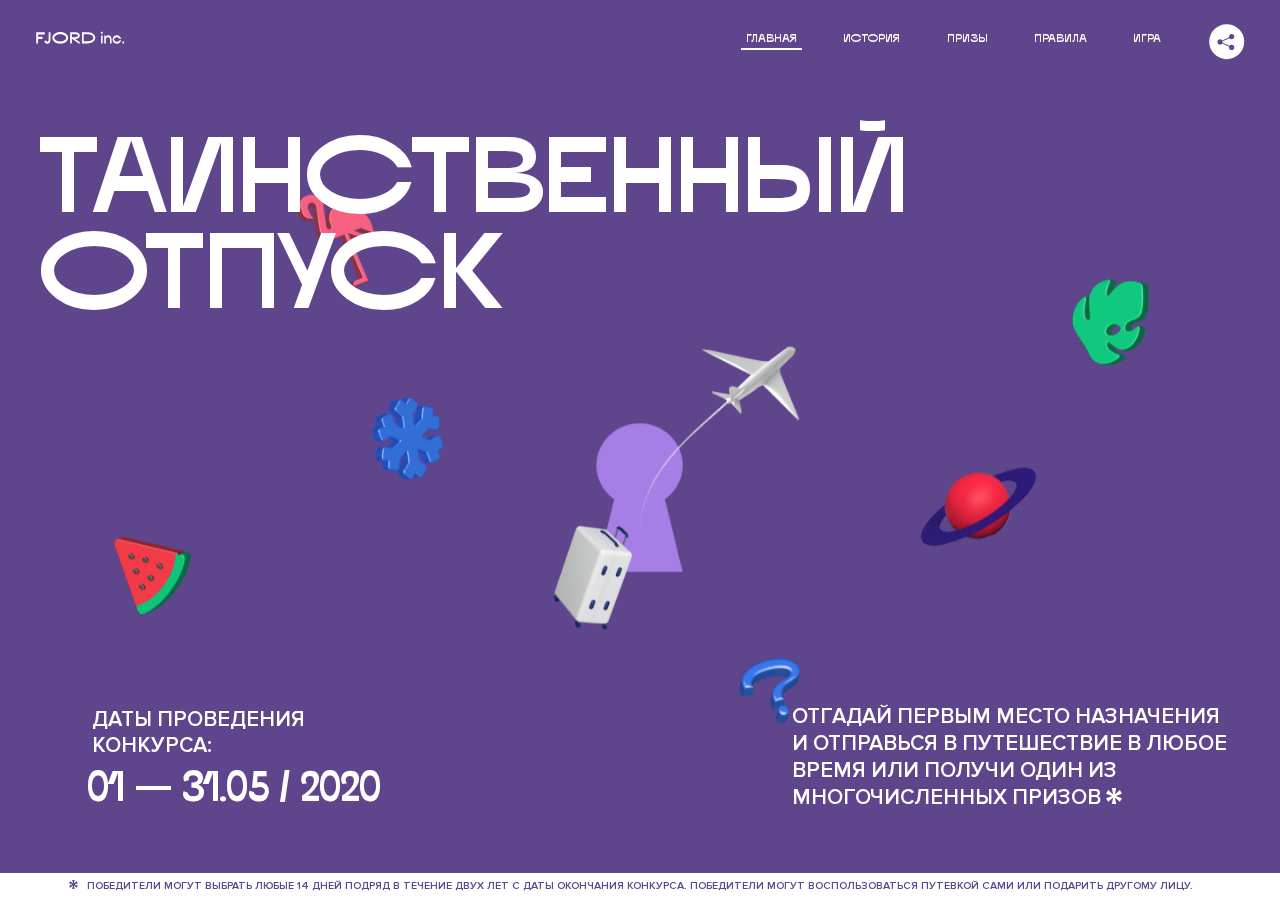
<file: 1/index.html>
<!DOCTYPE html>
<html lang="ru">
<head>
  <meta charset="UTF-8">
  <meta name="description" content="">
  <meta name="viewport" content="width=device-width, initial-scale=1.0">
  <meta http-equiv="X-UA-Compatible" content="ie=edge">
  <title>Mysterious Vacation</title>
  <link rel="stylesheet" href="css/style.min.css">
<link href="css/style.min.css" rel="stylesheet">  <base href="https://htmlacademy-animation.github.io/293513-magic-vacation-1/1/">
</head>
<body>

  <header class="page-header js-header">
    <div class="page-header__wrapper">
      <a href="#" class="page-header__logo" aria-label="Перейти на страницу FJORD.Inc">
        <svg width="100" height="15" viewBox="0 0 100 15" fill="none" xmlns="http://www.w3.org/2000/svg">
          <path d="M0.26 1.4V14H2.276V8.906H7.334V6.44H2.276V3.848H9.872V1.4H0.26ZM12.733 14.36C15.127 14.36 16.243 12.65 16.243 9.5V1.4H14.263V8.96C14.263 11.21 13.723 11.876 12.733 11.876C11.833 11.876 11.473 11.3 11.347 10.58L9.36702 10.94C9.63702 13.046 10.663 14.36 12.733 14.36ZM18.3918 7.7C18.3918 11.372 22.3878 14.36 27.3198 14.36C32.2518 14.36 36.2478 11.372 36.2478 7.7C36.2478 4.028 32.2518 1.04 27.3198 1.04C22.3878 1.04 18.3918 4.028 18.3918 7.7ZM20.6058 7.7C20.6058 5.378 23.6118 3.524 27.3198 3.524C30.9918 3.524 33.9798 5.378 33.9798 7.7C33.9798 10.004 30.9918 11.858 27.3198 11.858C23.6118 11.858 20.6058 10.004 20.6058 7.7ZM40.403 14V8.906H40.799L49.079 14.702V12.38L44.039 8.906H44.201C47.999 8.906 49.277 7.304 49.277 5.162C49.277 3.092 47.999 1.4 44.201 1.4H38.387V14H40.403ZM43.535 3.722C45.785 3.722 47.045 4.136 47.045 5.432C47.045 6.764 45.785 7.034 43.535 7.034H40.403V3.722H43.535ZM51.6936 1.382V14H57.8676C62.7456 14 66.7236 11.534 66.7236 7.7C66.7236 3.848 62.7456 1.382 57.8676 1.382H51.6936ZM53.7096 11.624V3.722H57.5436C61.5396 3.722 64.4916 5.018 64.4916 7.7C64.4916 10.238 61.5396 11.624 57.5436 11.624H53.7096ZM73.1832 14.018H74.9832V5H73.1832V14.018ZM72.9132 1.976C72.9132 2.57 73.3992 3.092 74.0832 3.092C74.7492 3.092 75.2352 2.57 75.2352 1.976C75.2352 1.382 74.7672 0.805999 74.0832 0.805999C73.3812 0.805999 72.9132 1.382 72.9132 1.976ZM76.7867 14H78.5687V9.104C78.7487 8.006 79.5947 6.962 81.0887 6.962C82.1147 6.962 83.2667 7.448 83.2667 9.554V14H85.0487V9.014C85.0487 6.152 83.2307 4.73 81.3587 4.73C79.9187 4.73 79.0727 5.558 78.5687 6.854V5H76.7867V14ZM90.9898 14.27C93.5098 14.27 95.3818 12.506 95.7238 10.328H94.0498C93.7258 11.3 92.6998 12.02 90.9898 12.02C88.8478 12.02 87.7678 10.922 87.7678 9.59C87.7678 8.24 88.8478 6.962 90.9898 6.962C92.7538 6.962 93.7978 7.844 94.0858 8.924H95.7418C95.4358 6.71 93.6178 4.73 90.9898 4.73C88.0918 4.73 86.1298 7.124 86.1298 9.59C86.1298 12.074 88.1278 14.27 90.9898 14.27ZM97.0693 12.938C97.0693 13.658 97.5553 14.144 98.2753 14.144C98.9953 14.144 99.4813 13.658 99.4813 12.938C99.4813 12.2 98.9953 11.714 98.2753 11.714C97.5553 11.714 97.0693 12.2 97.0693 12.938Z" fill="currentColor"></path>
        </svg>
      </a>
      <button class="page-header__toggler js-menu-toggler" type="button" aria-label="Управление мобильным меню"><span>Меню</span></button>
      <nav class="page-header__nav">
        <div class="page-header__menu js-menu" id="menu">
          <ul>
            <li>
              <a class="js-menu-link active" href="#top" data-href="top">главная</a>
            </li>
            <li>
              <a class="js-menu-link" href="#story" data-href="story">история</a>
            </li>
            <li>
              <a class="js-menu-link" href="#prizes" data-href="prizes">призы</a>
            </li>
            <li>
              <a class="js-menu-link" href="#rules" data-href="rules">правила</a>
            </li>
            <li>
              <a class="js-menu-link" href="#game" data-href="game">игра</a>
            </li>
          </ul>
        </div>
        <div class="page-header__social">
          <div class="social-block js-social-block">
            <button class="social-block__toggler" aria-label="Управлять блоком с социальными кнопками">
              <svg width="26" height="22" viewBox="0 0 27 22" fill="none" xmlns="http://www.w3.org/2000/svg">
                <path d="M19.6721 7.43664C21.6273 7.43664 23.213 5.85095 23.213 3.89566C23.213 1.94037 21.6273 0.354675 19.6721 0.354675C17.7168 0.354675 16.1311 1.94037 16.1311 3.89566C16.1311 4.19968 16.1728 4.49178 16.2458 4.77345L7.21751 8.95527C6.57519 8.05214 5.52303 7.46049 4.33078 7.46049C2.37549 7.46049 0.789795 9.04618 0.789795 11.0015C0.789795 12.9568 2.37549 14.5425 4.33078 14.5425C5.52303 14.5425 6.57668 13.9508 7.21751 13.0477L16.2458 17.2295C16.1743 17.5112 16.1311 17.8033 16.1311 18.1073C16.1311 20.0626 17.7168 21.6483 19.6721 21.6483C21.6273 21.6483 23.213 20.0626 23.213 18.1073C23.213 16.152 21.6273 14.5663 19.6721 14.5663C18.4798 14.5663 17.4262 15.158 16.7853 16.0611L7.75701 11.8793C7.82854 11.5976 7.87176 11.3055 7.87176 11.0015C7.87176 10.6974 7.83003 10.4053 7.75701 10.1237L16.7853 5.94186C17.4262 6.84499 18.4783 7.43664 19.6721 7.43664Z" fill="currentColor"></path>
              </svg>
            </button>
            <ul class="social-block__list">
              <li>
                <a class="social-block__link social-block__link--fb" href="#" aria-label="Мы на Facebook">
                  <svg width="8" height="17" viewBox="0 0 8 17" fill="none" xmlns="http://www.w3.org/2000/svg">
                    <path d="M4.24646 16.9899H1.09275L1.05793 8.49828H0V5.30707H1.05793V3.81124C1.05793 1.42084 2.57654 0 5.21735 0H7.41758V3.18585H5.30841C4.28262 3.18585 4.2478 3.48582 4.2478 4.24914V5.30707H7.42964L7.16716 8.49828H4.2478V16.9899H4.24646Z" fill="currentColor"></path>
                  </svg>
                </a>
              </li>
              <li>
                <a class="social-block__link social-block__link--insta" href="#" aria-label="Мы в Instagram">
                  <svg width="15" height="15" viewBox="0 0 15 15" fill="none" xmlns="http://www.w3.org/2000/svg">
                    <path d="M11.0197 0H4.19806C2.14246 0 0.471191 1.66993 0.471191 3.72285V10.5499C0.471191 12.6082 2.14112 14.2727 4.19806 14.2727H11.0197C13.0753 14.2727 14.7466 12.6082 14.7466 10.5499V3.72285C14.7466 1.67127 13.0753 0 11.0197 0ZM11.0197 12.4849H4.19806C3.13076 12.4849 2.26432 11.6158 2.26432 10.5512V3.72419C2.26432 2.65956 3.13076 1.79715 4.19806 1.79715H11.0197C12.087 1.79715 12.9535 2.6609 12.9535 3.72419V10.5512C12.9535 11.6145 12.087 12.4849 11.0197 12.4849Z" fill="currentColor"></path>
                    <path d="M7.60887 3.11084C5.38989 3.11084 3.58203 4.9187 3.58203 7.14036C3.58203 9.35532 5.38989 11.1645 7.60887 11.1645C9.83053 11.1645 11.6357 9.35666 11.6357 7.14036C11.6357 4.9187 9.83053 3.11084 7.60887 3.11084ZM7.60887 9.36871C6.37551 9.36871 5.37784 8.37372 5.37784 7.14036C5.37784 5.90699 6.37551 4.90665 7.60887 4.90665C8.83822 4.90665 9.84259 5.90833 9.84259 7.14036C9.84392 8.37238 8.83822 9.36871 7.60887 9.36871Z" fill="currentColor"></path>
                    <path d="M11.3573 2.35962C10.8256 2.35962 10.3931 2.79752 10.3931 3.32381C10.3931 3.85546 10.8256 4.29336 11.3573 4.29336C11.8862 4.29336 12.3215 3.85546 12.3215 3.32381C12.3215 2.79752 11.8862 2.35962 11.3573 2.35962Z" fill="currentColor"></path>
                  </svg>
                </a>
              </li>
              <li>
                <a class="social-block__link social-block__link--vk" href="#" aria-label="Мы ВКонтакте">
                  <svg width="17" height="10" viewBox="0 0 17 10" fill="none" xmlns="http://www.w3.org/2000/svg">
                    <path d="M14.1234 4.9002C14.1234 4.9002 16.3623 1.72708 16.5866 0.680242C16.6595 0.312285 16.4947 0.103188 16.1069 0.103188C16.1069 0.103188 14.8193 0.103188 14.168 0.103188C13.7235 0.103188 13.5587 0.293278 13.4235 0.579768C13.4235 0.579768 12.3724 2.82553 11.0969 4.24712C10.6861 4.70333 10.4781 4.84318 10.2511 4.84318C10.0646 4.84318 9.98625 4.6911 9.98625 4.27834V0.649016C9.98625 0.147997 9.92545 0.00135496 9.5066 0.00135496H6.39628C6.15578 0.00135496 6.0085 0.134417 6.0085 0.324506C6.0085 0.801084 6.73406 0.908351 6.73406 2.20231V4.87305C6.73406 5.40529 6.70569 5.61575 6.45303 5.61575C5.78016 5.61575 4.19528 3.30618 3.30623 0.678887C3.12923 0.145282 2.93737 0 2.43475 0H0.486409C0.205373 0 0 0.190085 0 0.476576C0 0.991172 0.60666 3.40801 2.99277 6.64358C4.59927 8.8201 6.70569 10 8.60269 10C9.76196 10 10.0416 9.80312 10.0416 9.31432V7.63883C10.0416 7.22607 10.2065 7.04956 10.4429 7.04956C10.7078 7.04956 11.1847 7.13238 12.2805 8.22268C13.5843 9.47862 13.6762 10 14.3896 10H16.5676C16.7919 10 17 9.89273 17 9.52342C17 9.02919 16.3623 8.15343 15.384 7.10659C14.9801 6.56755 14.3302 5.98914 14.1248 5.72301C13.8275 5.40801 13.9154 5.23014 14.1234 4.9002Z" fill="currentColor"></path>
                  </svg>
                </a>
              </li>
            </ul>
          </div>
        </div>
      </nav>
    </div>
  </header>

  <main class="page-content">

    <section class="animation-screen"></section>

    <section class="screen screen--hidden screen--intro js-scrollspy" id="top">
      <div class="screen__wrapper">
        <div class="intro">
          <h1 class="intro__title">Таинственный отпуск</h1>
          <div class="intro__content">
            <div class="intro__info">
              <p class="intro__label">Даты проведения конкурса:</p>
              <p class="intro__date">01 — 31.05 / 2020</p>
            </div>
            <div class="intro__message">
              <p>
                Отгадай первым место назначения и&nbsp;отправься в&nbsp;путешествие в&nbsp;любое время или получи один из многочисленных призов
                <svg width="16" height="16" viewBox="0 0 10 10" fill="none" xmlns="http://www.w3.org/2000/svg">
                  <path d="M0 6.35337L3.90271 4.99012L0 3.64663L1.34615 1.32374L4.44287 4.01073L3.67364 0H6.34615L5.57692 4.01073L8.65385 1.32374L10 3.64663L6.13405 4.99012L10 6.35337L8.65385 8.65651L5.57692 5.98927L6.34615 10H3.67364L4.44287 5.96952L1.34615 8.65651L0 6.35337Z" fill="currentColor"></path>
                </svg>
              </p>
            </div>
          </div>
        </div>
      </div>
      <div class="screen__footer js-footer">
        <button class="screen__footer-enlarge js-footer-toggler" type="button" aria-label="Показать сообщение">
          <svg width="10" height="10" viewBox="0 0 10 10" fill="none" xmlns="http://www.w3.org/2000/svg">
            <path d="M0 6.35337L3.90271 4.99012L0 3.64663L1.34615 1.32374L4.44287 4.01073L3.67364 0H6.34615L5.57692 4.01073L8.65385 1.32374L10 3.64663L6.13405 4.99012L10 6.35337L8.65385 8.65651L5.57692 5.98927L6.34615 10H3.67364L4.44287 5.96952L1.34615 8.65651L0 6.35337Z" fill="currentColor"></path>
          </svg>
        </button>
        <button class="screen__footer-collapse js-footer-toggler" type="button" aria-label="Скрыть сообщение">
          <svg width="13" height="13" viewBox="0 0 13 13" fill="none" xmlns="http://www.w3.org/2000/svg">
            <line x1="12.3536" y1="0.353553" x2="0.738349" y2="11.9688" stroke="currentColor"></line>
            <line x1="0.738319" y1="0.539925" x2="12.3535" y2="12.1551" stroke="currentColor"></line>
          </svg>
        </button>
        <div class="screen__footer-wrapper">
          <div class="screen__footer-announce">
            <p class="screen__footer-label">Даты проведения конкурса:</p>
            <p class="screen__footer-date">01 — 31.05 / 2020</p>
          </div>
          <div class="screen__footer-note">
            <p>
              <svg width="10" height="10" viewBox="0 0 10 10" fill="none" xmlns="http://www.w3.org/2000/svg">
                <path d="M0 6.35337L3.90271 4.99012L0 3.64663L1.34615 1.32374L4.44287 4.01073L3.67364 0H6.34615L5.57692 4.01073L8.65385 1.32374L10 3.64663L6.13405 4.99012L10 6.35337L8.65385 8.65651L5.57692 5.98927L6.34615 10H3.67364L4.44287 5.96952L1.34615 8.65651L0 6.35337Z" fill="currentColor"></path>
              </svg>
              <span>Победители могут выбрать любые 14 дней подряд в&nbsp;течение двух лет с&nbsp;даты окончания конкурса. Победители могут воспользоваться путевкой сами или подарить другому лицу.</span>
            </p>
          </div>
        </div>
      </div>
    </section>

    <section class="screen screen--hidden screen--story js-scrollspy" id="story">

      <div class="slider swiper-container js-slider">

        <div class="swiper-wrapper">

          <div class="slider__item swiper-slide">
            <h2 class="slider__item-title">История</h2>
            <p class="slider__item-text">Джеймс Таргет был основателем компании &laquo;Fjord Inc.&raquo;. С&nbsp;1965 года &laquo;Fjord Inc.&raquo; прославилась надёжными и&nbsp;удобными чемоданами и&nbsp;аксессуарами для туристов.</p>
          </div>

          <div class="slider__item swiper-slide">
            <p class="slider__item-text">Когда Джеймсу было 7&nbsp;лет, в&nbsp;их&nbsp;доме гостил дядюшка и&nbsp;развлекал детей рассказами о&nbsp;своей поездке в&nbsp;место, показавшееся малышу Таргету невероятным. Тогда Джеймс решил, что однажды посетит его, но&nbsp;не&nbsp;будет рассказывать о&nbsp;мечте, пока не&nbsp;осуществит.</p>
          </div>

          <div class="slider__item swiper-slide">
            <p class="slider__item-text">Джеймс Таргет стал увлеченным путешественником. Он&nbsp;посетил 5&nbsp;континентов, 126&nbsp;стран.</p>
          </div>

          <div class="slider__item swiper-slide">
            <p class="slider__item-text">Он&nbsp;сплавлялся по&nbsp;Амазонке и&nbsp;погружался в&nbsp;пещеры Франции, медитировал в&nbsp;горах Тибета и&nbsp;пожимал руку вождя племени Акугауа.</p>
          </div>

          <div class="slider__item swiper-slide">
            <p class="slider__item-text">Из&nbsp;своих поездок Джеймс Таргет привозил идеи, как сделать свои чемоданы &laquo;Fjord Inc.&raquo; удобными и&nbsp;приспособленными к&nbsp;разным дорожным условиям.</p>
          </div>

          <div class="slider__item swiper-slide">
            <p class="slider__item-text">Всё это время Джеймс не&nbsp;оставлял идею поездки своей мечты. Однако, как только он&nbsp;брался за&nbsp;планирование, возникали препятствия, не&nbsp;позволяющие отправиться туда.</p>
          </div>

          <div class="slider__item swiper-slide">
            <p class="slider__item-text">В&nbsp;возрасте 67&nbsp;лет Джеймс Таргет попал под лавину и&nbsp;погиб. В&nbsp;своём завещании он&nbsp;поручил отправить в&nbsp;заветное путешествие трёх смельчаков, единых с&nbsp;ним духом.</p>
          </div>

          <div class="slider__item swiper-slide">
            <p class="slider__item-text">Тех, кто сможет узнать таинственное место, задавая вопросы специально обученному ИИ&nbsp;&laquo;Соне&raquo;, ждет фантастическое путешествие.</p>
          </div>
        </div>
        <div class="slider__controls">
          <button class="slider__control slider__control--prev js-control-prev" type="button" aria-label="Показать предыдущую историю">
            <svg width="12" height="22" viewBox="0 0 12 22" fill="none" xmlns="http://www.w3.org/2000/svg">
              <path d="M11 1L1 11L11 21" stroke="currentColor" stroke-width="2" stroke-linejoin="round"></path>
            </svg>
          </button>
          <button class="slider__control slider__control--next js-control-next" type="button" aria-label="Показать следующую историю">
            <svg width="12" height="22" viewBox="0 0 12 22" fill="none" xmlns="http://www.w3.org/2000/svg">
              <path d="M1 1L11 11L1 21" stroke="currentColor" stroke-width="2" stroke-linejoin="round"></path>
            </svg>
          </button>
        </div>
        <div class="slider__pagination swiper-pagination"></div>
      </div>
    </section>

    <section class="screen screen--hidden screen--prizes js-scrollspy" id="prizes">
      <div class="screen__wrapper">
        <div class="prizes">
          <h2 class="prizes__title">ПРизы</h2>
          <div class="prizes__lead">
            <p>Найди ответ и&nbsp;получи один из&nbsp;призов:</p>
          </div>
          <ul class="prizes__list">
            <li class="prizes__item prizes__item--journeys">
              <div class="prizes__icon">
                <picture>
                  <source srcset="img/prize1-mob.svg" media="(orientation: portrait)">
                  <img src="img/prize1.svg" alt="">
                </picture>
              </div>
              <p class="prizes__desc">
                <b>3</b>
                <span>загадочных путешествия</span>
              </p>
            </li>
            <li class="prizes__item prizes__item--cases">
              <div class="prizes__icon">
                <picture>
                  <source srcset="img/prize2-mob.svg" media="(orientation: portrait)">
                  <img src="img/prize2.svg" alt="">
                </picture>
              </div>
              <p class="prizes__desc">
                <b>7</b>
                <span>надежных чемоданов</span>
              </p>
            </li>
            <li class="prizes__item prizes__item--codes">
              <div class="prizes__icon">
                <picture>
                  <source srcset="img/prize3-mob.svg" media="(orientation: portrait)">
                  <img src="img/prize3.svg" alt="">
                </picture>
              </div>
              <p class="prizes__desc">
                <b>900</b>
                <span>
                  промокодов на&nbsp;скидку 15%
                  <svg width="10" height="10" viewBox="0 0 10 10" fill="none" xmlns="http://www.w3.org/2000/svg">
                    <path d="M0 6.35337L3.90271 4.99012L0 3.64663L1.34615 1.32374L4.44287 4.01073L3.67364 0H6.34615L5.57692 4.01073L8.65385 1.32374L10 3.64663L6.13405 4.99012L10 6.35337L8.65385 8.65651L5.57692 5.98927L6.34615 10H3.67364L4.44287 5.96952L1.34615 8.65651L0 6.35337Z" fill="currentColor"></path>
                  </svg>
                </span>
              </p>
            </li>
          </ul>
        </div>
      </div>
      <div class="screen__footer js-footer">
        <button class="screen__footer-enlarge js-footer-toggler" type="button" aria-label="Показать сообщение">
          <svg width="10" height="10" viewBox="0 0 10 10" fill="none" xmlns="http://www.w3.org/2000/svg">
            <path d="M0 6.35337L3.90271 4.99012L0 3.64663L1.34615 1.32374L4.44287 4.01073L3.67364 0H6.34615L5.57692 4.01073L8.65385 1.32374L10 3.64663L6.13405 4.99012L10 6.35337L8.65385 8.65651L5.57692 5.98927L6.34615 10H3.67364L4.44287 5.96952L1.34615 8.65651L0 6.35337Z" fill="currentColor"></path>
          </svg>
        </button>
        <button class="screen__footer-collapse js-footer-toggler" type="button" aria-label="Скрыть сообщение">
          <svg width="13" height="13" viewBox="0 0 13 13" fill="none" xmlns="http://www.w3.org/2000/svg">
            <line x1="12.3536" y1="0.353553" x2="0.738349" y2="11.9688" stroke="currentColor"></line>
            <line x1="0.738319" y1="0.539925" x2="12.3535" y2="12.1551" stroke="currentColor"></line>
          </svg>
        </button>
        <div class="screen__footer-wrapper">
          <div class="screen__footer-announce">
            <p class="screen__footer-label">Даты проведения конкурса:</p>
            <p class="screen__footer-date">01 — 31.05 / 2020</p>
          </div>
          <div class="screen__footer-note">
            <p>
              <svg width="10" height="10" viewBox="0 0 10 10" fill="none" xmlns="http://www.w3.org/2000/svg">
                <path d="M0 6.35337L3.90271 4.99012L0 3.64663L1.34615 1.32374L4.44287 4.01073L3.67364 0H6.34615L5.57692 4.01073L8.65385 1.32374L10 3.64663L6.13405 4.99012L10 6.35337L8.65385 8.65651L5.57692 5.98927L6.34615 10H3.67364L4.44287 5.96952L1.34615 8.65651L0 6.35337Z" fill="currentColor"></path>
              </svg>
              <span>Скидка&nbsp;15% на&nbsp;единоразовое приобретение путёвки с&nbsp;1&nbsp;июня 2020 по&nbsp;31&nbsp;мая 2022&nbsp;года. Суммируется с&nbsp;другими акциями</span>
            </p>
          </div>
        </div>
      </div>
    </section>

    <section class="screen screen--hidden screen--rules js-scrollspy" id="rules">
      <div class="screen__wrapper">
        <div class="rules">
          <h2 class="rules__title">Правила</h2>
          <div class="rules__lead">
            <p>Для того чтобы получить наследство Джеймса Таргета, тебе нужно выведать у&nbsp;&laquo;Сони&raquo;, куда предстоит отправиться тебе в&nbsp;случае победы</p>
          </div>
          <ol class="rules__list">
            <li class="rules__item">
              <p>Тебе отводится <br>5&nbsp;минут</p>
            </li>
            <li class="rules__item">
              <p>Задавай любые вопросы в&nbsp;текстовом поле</p>
            </li>
            <li class="rules__item">
              <p>Нажимай кнопку &laquo;Узнать&raquo;, чтобы получить ответ</p>
            </li>
            <li class="rules__item">
              <p>&laquo;Соня&raquo; может отвечать только&nbsp;Да или Нет</p>
            </li>
          </ol>
          <a href="#game" class="rules__link btn">Погнали!</a>
        </div>
      </div>
      <div class="screen__disclaimer">
        <div class="disclaimer">
          <ul>
            <li>
              <a href="#">Правовая информация</a>
            </li>
            <li>
              <a href="#">Подробные правила</a>
            </li>
          </ul>
        </div>
      </div>
    </section>

    <section class="screen screen--hidden screen--game js-scrollspy" id="game">
      <div class="screen__wrapper">
        <div class="game">
          <div class="game__header">
            <h2 class="game__title">Игра</h2>
            <div class="game__counter">
              <span>05</span>:<span>00</span>
            </div>
          </div>
          <div class="game__body">
            <div class="chat">
              <div class="chat__body js-chat">
                <ul class="chat__list" id="messages"></ul>
              </div>
              <div class="chat__footer">
                <form action="#" method="post" class="form" id="message-form">
                  <label for="message-field" class="visually-hidden">Поле для ввода вопроса</label>
                  <input type="text" class="form__field" id="message-field">
                  <button class="form__button btn">
                    Узнать
                    <svg width="18" height="19" viewBox="0 0 18 19" fill="none" xmlns="http://www.w3.org/2000/svg">
                      <path stroke="currentColor" stroke-width="2" d="M9 19V1"></path>
                      <path d="M1 9l8-8 8 8" stroke="currentColor" stroke-width="2" stroke-linejoin="round"></path>
                    </svg>
                  </button>
                </form>
              </div>
            </div>
          </div>
          <!-- временные кнопки для показа результата -->
          <div class="game__buttons">
            <button class="game__button btn js-show-result" type="button" data-target="result">Положительный результат</button>
            <button class="game__button btn js-show-result" type="button" data-target="result2">Положительный результат - 2</button>
            <button class="game__button btn js-show-result" type="button" data-target="result3">Отрицательный результат</button>
          </div>
        </div>
      </div>
    </section>

    <section class="screen screen--hidden screen--result" id="result">
      <div class="screen__wrapper">
        <div class="result result--trip">
          <div class="result__image">
            <picture>
              <source srcset="img/result1-mob.png 1x, img/result1-mob@2x.png 2x" media="(max-width: 768px) and (orientation: portrait)">
              <img src="img/result1.png" srcset="img/result1@2x.png 2x" alt="">
            </picture>
          </div>
          <h2 class="result__title">
            <span class="visually-hidden">ПОбеда!</span>
            <svg xmlns="http://www.w3.org/2000/svg" viewBox="0 0 568.85 109.24">
              <path d="M16,24.44V92H2.6V8H75V92H61.52V24.44H16Z" transform="translate(-2.1 -1.5)" fill="none" stroke="currentColor"></path>
              <path d="M148.76,5.6c32.88,0,59.52,19.92,59.52,44.4s-26.64,44.4-59.52,44.4S89.24,74.48,89.24,50,115.88,5.6,148.76,5.6Zm0,72.12c24.48,0,44.4-12.36,44.4-27.72s-19.92-27.84-44.4-27.84C124,22.16,104,34.52,104,50S124,77.72,148.76,77.72Z" transform="translate(-2.1 -1.5)" fill="none" stroke="currentColor"></path>
              <path d="M287.36,8V24.44H236v14.4h25.32c25.44,0,34,11.16,34,26.52,0,15.6-8.52,26.64-34,26.64H222.56V8h64.8ZM256.88,76.52c15.12,0,23.52-2,23.52-11.52S272,54.44,256.88,54.44H236V76.52h20.88Z" transform="translate(-2.1 -1.5)" fill="none" stroke="currentColor"></path>
              <path d="M371.47,8V24.44H320.84V41.6h33.6V58h-33.6V75.56h50.64V92H307.4V8h64.08Z" transform="translate(-2.1 -1.5)" fill="none" stroke="currentColor"></path>
              <path d="M382.39,110.24V75.56h7.44c4.56-4.68,7.8-18.36,8.76-56L399,8h48.6V75.56h10v34.68H442.87V92H397v18.24H382.39Zm51.72-34.68V24.44H411.55v3.12c-0.48,22.44-3.24,37.68-7.2,48h29.76Z" transform="translate(-2.1 -1.5)" fill="none" stroke="currentColor"></path>
              <path d="M463.75,92l28-84h27.12l28.08,84H533.47l-7.8-23.52h-37.8L480.07,92H463.75Zm56.64-40L507,11.84,493.51,52h26.88Z" transform="translate(-2.1 -1.5)" fill="none" stroke="currentColor"></path>
              <path d="M554.12,70.4L555.55,2H569l1.44,68.4H554.12Zm8.28,6.36c4.8,0,8,3.24,8,8.16a8,8,0,1,1-16.08,0C554.35,80,557.59,76.76,562.39,76.76Z" transform="translate(-2.1 -1.5)" fill="none" stroke="currentColor"></path>
            </svg>
          </h2>
          <div class="result__text">
            <p>ты&nbsp;отправляешься в&nbsp;Арктику!</p>
          </div>
          <div class="result__form">
            <form action="#" method="post" class="form form--result">
              <label for="email-field" class="form__label">зарегистрируй результат</label>
              <input type="email" class="form__field" id="email-field" placeholder="e-mail для регистации результата и получения приза" required="">
              <button class="form__button btn">
                отправить
                <svg width="18" height="19" viewBox="0 0 18 19" fill="none" xmlns="http://www.w3.org/2000/svg">
                  <path stroke="currentColor" stroke-width="2" d="M9 19V1"></path>
                  <path d="M1 9l8-8 8 8" stroke="currentColor" stroke-width="2" stroke-linejoin="round"></path>
                </svg>
              </button>
            </form>
          </div>
        </div>
      </div>
    </section>

    <section class="screen screen--hidden screen--result" id="result2">
      <div class="screen__wrapper">
        <div class="result result--prize">
          <div class="result__image">
            <picture>
              <source srcset="img/result2-mob.png 1x, img/result2-mob@2x.png 2x" media="(max-width: 768px) and (orientation: portrait)">
              <img src="img/result2.png" srcset="img/result2@2x.png 2x" alt="">
            </picture>
          </div>
          <h2 class="result__title">
            <span class="visually-hidden">ПОбеда!</span>
            <svg xmlns="http://www.w3.org/2000/svg" viewBox="0 0 568.85 109.24">
              <path d="M16,24.44V92H2.6V8H75V92H61.52V24.44H16Z" transform="translate(-2.1 -1.5)" fill="none" stroke="currentColor"></path>
              <path d="M148.76,5.6c32.88,0,59.52,19.92,59.52,44.4s-26.64,44.4-59.52,44.4S89.24,74.48,89.24,50,115.88,5.6,148.76,5.6Zm0,72.12c24.48,0,44.4-12.36,44.4-27.72s-19.92-27.84-44.4-27.84C124,22.16,104,34.52,104,50S124,77.72,148.76,77.72Z" transform="translate(-2.1 -1.5)" fill="none" stroke="currentColor"></path>
              <path d="M287.36,8V24.44H236v14.4h25.32c25.44,0,34,11.16,34,26.52,0,15.6-8.52,26.64-34,26.64H222.56V8h64.8ZM256.88,76.52c15.12,0,23.52-2,23.52-11.52S272,54.44,256.88,54.44H236V76.52h20.88Z" transform="translate(-2.1 -1.5)" fill="none" stroke="currentColor"></path>
              <path d="M371.47,8V24.44H320.84V41.6h33.6V58h-33.6V75.56h50.64V92H307.4V8h64.08Z" transform="translate(-2.1 -1.5)" fill="none" stroke="currentColor"></path>
              <path d="M382.39,110.24V75.56h7.44c4.56-4.68,7.8-18.36,8.76-56L399,8h48.6V75.56h10v34.68H442.87V92H397v18.24H382.39Zm51.72-34.68V24.44H411.55v3.12c-0.48,22.44-3.24,37.68-7.2,48h29.76Z" transform="translate(-2.1 -1.5)" fill="none" stroke="currentColor"></path>
              <path d="M463.75,92l28-84h27.12l28.08,84H533.47l-7.8-23.52h-37.8L480.07,92H463.75Zm56.64-40L507,11.84,493.51,52h26.88Z" transform="translate(-2.1 -1.5)" fill="none" stroke="currentColor"></path>
              <path d="M554.12,70.4L555.55,2H569l1.44,68.4H554.12Zm8.28,6.36c4.8,0,8,3.24,8,8.16a8,8,0,1,1-16.08,0C554.35,80,557.59,76.76,562.39,76.76Z" transform="translate(-2.1 -1.5)" fill="none" stroke="currentColor"></path>
            </svg>
          </h2>
          <div class="result__text">
            <p>чемодан &laquo;Fjord&nbsp;Inc.&raquo;&nbsp;твой</p>
          </div>
          <div class="result__form">
            <form action="#" method="post" class="form form--result">
              <label for="email-field2" class="form__label">зарегистрируй результат</label>
              <input type="email" class="form__field" id="email-field2" placeholder="e-mail для регистации результата и получения приза" required="">
              <button class="form__button btn">
                отправить
                <svg width="18" height="19" viewBox="0 0 18 19" fill="none" xmlns="http://www.w3.org/2000/svg">
                  <path stroke="currentColor" stroke-width="2" d="M9 19V1"></path>
                  <path d="M1 9l8-8 8 8" stroke="currentColor" stroke-width="2" stroke-linejoin="round"></path>
                </svg>
              </button>
            </form>
          </div>
        </div>
      </div>
    </section>

    <section class="screen screen--hidden screen--result" id="result3">
      <div class="screen__wrapper">
        <div class="result result--negative">
          <div class="result__image">
            <picture>
              <source srcset="img/result3-mob.png 1x, img/result3-mob@2x.png 2x" media="(max-width: 768px) and (orientation: portrait)">
              <img src="img/result3.png" srcset="img/result3@2x.png 2x" alt="">
            </picture>
          </div>
          <h2 class="result__title">
            <span class="visually-hidden">Не угадал!</span>
            <svg xmlns="http://www.w3.org/2000/svg" viewBox="0 0 660.77 109.24">
              <path d="M2.66,92V8H16.1V42.2H53.3V8H66.74V92H53.3V58.64H16.1V92H2.66Z" transform="translate(-2.16 -1.5)" fill="none" stroke="currentColor"></path>
              <path d="M147.62,8V24.44H97V41.6h33.6V58H97V75.56h50.64V92H83.54V8h64.08Z" transform="translate(-2.16 -1.5)" fill="none" stroke="currentColor"></path>
              <path d="M199.22,8l20.52,42.36L235.34,8h16.44l-31,84H204.38l9.48-25.92L185.78,8h13.44Z" transform="translate(-2.16 -1.5)" fill="none" stroke="currentColor"></path>
              <path d="M273.74,24.44V92H260.3V8h50.16V24.44H273.74Z" transform="translate(-2.16 -1.5)" fill="none" stroke="currentColor"></path>
              <path d="M307.1,92l28-84h27.12l28.08,84H376.82L369,68.48h-37.8L323.42,92H307.1Zm56.64-40L350.3,11.84,336.86,52h26.88Z" transform="translate(-2.16 -1.5)" fill="none" stroke="currentColor"></path>
              <path d="M396.38,110.24V75.56h7.44c4.56-4.68,7.8-18.36,8.76-56L412.94,8h48.6V75.56h10v34.68H456.86V92H411v18.24H396.38ZM448.1,75.56V24.44H425.54v3.12c-0.48,22.44-3.24,37.68-7.2,48H448.1Z" transform="translate(-2.16 -1.5)" fill="none" stroke="currentColor"></path>
              <path d="M477.74,92l28-84h27.12L560.9,92H547.46l-7.8-23.52h-37.8L494.06,92H477.74Zm56.64-40-13.44-40.2L507.5,52h26.88Z" transform="translate(-2.16 -1.5)" fill="none" stroke="currentColor"></path>
              <path d="M568.7,76.88a13.77,13.77,0,0,0,5,1c6.6,0,10.44-6.24,12-58.32L586.22,8h46.2V92H619V24.44H598.82l-0.12,3.12C597.14,81,589,94.4,573.74,94.4a28.55,28.55,0,0,1-6.72-.84Z" transform="translate(-2.16 -1.5)" fill="none" stroke="currentColor"></path>
              <path d="M646.1,70.4L647.54,2H661l1.44,68.4H646.1Zm8.28,6.36c4.8,0,8,3.24,8,8.16a8,8,0,0,1-16.08,0C646.34,80,649.58,76.76,654.38,76.76Z" transform="translate(-2.16 -1.5)" fill="none" stroke="currentColor"></path>
            </svg>
          </h2>
          <button class="result__button js-play" type="button">
            не сдавайся!
            <span>
              <svg width="27" height="22" viewBox="0 0 27 22" fill="none" xmlns="http://www.w3.org/2000/svg">
                <path d="M10.6899 1.47998C5.42992 1.47998 1.16992 5.73998 1.16992 11C1.16992 16.26 5.42992 20.52 10.6899 20.52C15.9499 20.52 20.2099 16.26 20.2099 11V7.13998" stroke="currentColor" stroke-width="2" stroke-miterlimit="10"></path>
                <path d="M15.1099 12.5099L20.1499 7.13989L25.3099 12.6299" stroke="currentColor" stroke-width="2" stroke-miterlimit="10" stroke-linejoin="round"></path>
              </svg>
            </span>
          </button>
        </div>
      </div>
    </section>

  </main>

<script src="js/script.js"></script></body>
</html>
</file>
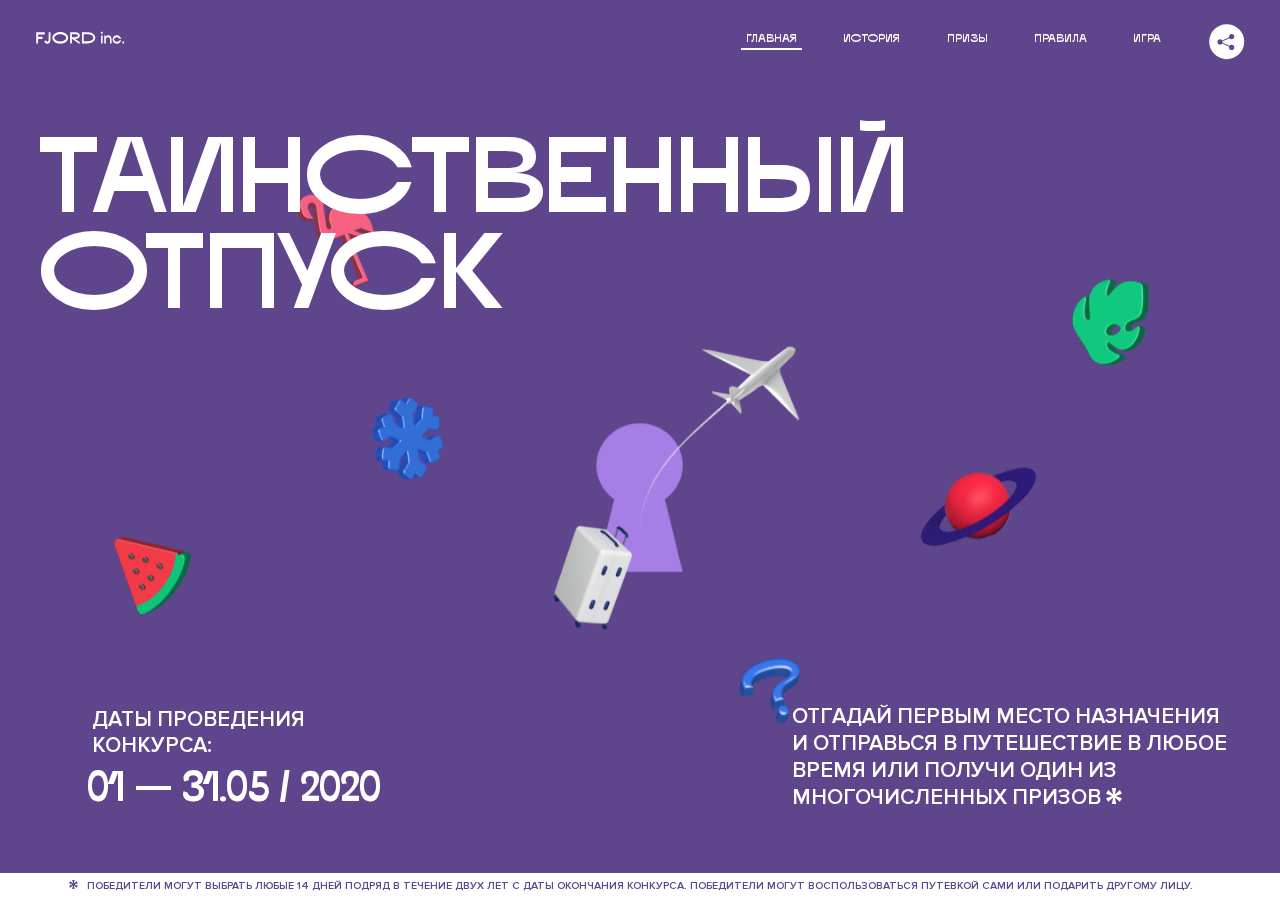
<file: 3/index.html>
<!DOCTYPE html>
<html lang="ru">
<head>
  <meta charset="UTF-8">
  <meta name="description" content="">
  <meta name="viewport" content="width=device-width, initial-scale=1.0">
  <meta http-equiv="X-UA-Compatible" content="ie=edge">
  <title>Mysterious Vacation</title>
  <link rel="stylesheet" href="css/style.min.css">
<link href="css/style.min.css" rel="stylesheet">  <base href="https://htmlacademy-animation.github.io/293513-magic-vacation-1/3/">
</head>
<body>

  <header class="page-header js-header">
    <div class="page-header__wrapper">
      <a href="#" class="page-header__logo" aria-label="Перейти на страницу FJORD.Inc">
        <svg width="100" height="15" viewBox="0 0 100 15" fill="none" xmlns="http://www.w3.org/2000/svg">
          <path d="M0.26 1.4V14H2.276V8.906H7.334V6.44H2.276V3.848H9.872V1.4H0.26ZM12.733 14.36C15.127 14.36 16.243 12.65 16.243 9.5V1.4H14.263V8.96C14.263 11.21 13.723 11.876 12.733 11.876C11.833 11.876 11.473 11.3 11.347 10.58L9.36702 10.94C9.63702 13.046 10.663 14.36 12.733 14.36ZM18.3918 7.7C18.3918 11.372 22.3878 14.36 27.3198 14.36C32.2518 14.36 36.2478 11.372 36.2478 7.7C36.2478 4.028 32.2518 1.04 27.3198 1.04C22.3878 1.04 18.3918 4.028 18.3918 7.7ZM20.6058 7.7C20.6058 5.378 23.6118 3.524 27.3198 3.524C30.9918 3.524 33.9798 5.378 33.9798 7.7C33.9798 10.004 30.9918 11.858 27.3198 11.858C23.6118 11.858 20.6058 10.004 20.6058 7.7ZM40.403 14V8.906H40.799L49.079 14.702V12.38L44.039 8.906H44.201C47.999 8.906 49.277 7.304 49.277 5.162C49.277 3.092 47.999 1.4 44.201 1.4H38.387V14H40.403ZM43.535 3.722C45.785 3.722 47.045 4.136 47.045 5.432C47.045 6.764 45.785 7.034 43.535 7.034H40.403V3.722H43.535ZM51.6936 1.382V14H57.8676C62.7456 14 66.7236 11.534 66.7236 7.7C66.7236 3.848 62.7456 1.382 57.8676 1.382H51.6936ZM53.7096 11.624V3.722H57.5436C61.5396 3.722 64.4916 5.018 64.4916 7.7C64.4916 10.238 61.5396 11.624 57.5436 11.624H53.7096ZM73.1832 14.018H74.9832V5H73.1832V14.018ZM72.9132 1.976C72.9132 2.57 73.3992 3.092 74.0832 3.092C74.7492 3.092 75.2352 2.57 75.2352 1.976C75.2352 1.382 74.7672 0.805999 74.0832 0.805999C73.3812 0.805999 72.9132 1.382 72.9132 1.976ZM76.7867 14H78.5687V9.104C78.7487 8.006 79.5947 6.962 81.0887 6.962C82.1147 6.962 83.2667 7.448 83.2667 9.554V14H85.0487V9.014C85.0487 6.152 83.2307 4.73 81.3587 4.73C79.9187 4.73 79.0727 5.558 78.5687 6.854V5H76.7867V14ZM90.9898 14.27C93.5098 14.27 95.3818 12.506 95.7238 10.328H94.0498C93.7258 11.3 92.6998 12.02 90.9898 12.02C88.8478 12.02 87.7678 10.922 87.7678 9.59C87.7678 8.24 88.8478 6.962 90.9898 6.962C92.7538 6.962 93.7978 7.844 94.0858 8.924H95.7418C95.4358 6.71 93.6178 4.73 90.9898 4.73C88.0918 4.73 86.1298 7.124 86.1298 9.59C86.1298 12.074 88.1278 14.27 90.9898 14.27ZM97.0693 12.938C97.0693 13.658 97.5553 14.144 98.2753 14.144C98.9953 14.144 99.4813 13.658 99.4813 12.938C99.4813 12.2 98.9953 11.714 98.2753 11.714C97.5553 11.714 97.0693 12.2 97.0693 12.938Z" fill="currentColor"></path>
        </svg>
      </a>
      <button class="page-header__toggler js-menu-toggler" type="button" aria-label="Управление мобильным меню"><span>Меню</span></button>
      <nav class="page-header__nav">
        <div class="page-header__menu js-menu" id="menu">
          <ul>
            <li>
              <a class="js-menu-link active" href="#top" data-href="top">главная</a>
            </li>
            <li>
              <a class="js-menu-link" href="#story" data-href="story">история</a>
            </li>
            <li>
              <a class="js-menu-link" href="#prizes" data-href="prizes">призы</a>
            </li>
            <li>
              <a class="js-menu-link" href="#rules" data-href="rules">правила</a>
            </li>
            <li>
              <a class="js-menu-link" href="#game" data-href="game">игра</a>
            </li>
          </ul>
        </div>
        <div class="page-header__social">
          <div class="social-block js-social-block">
            <button class="social-block__toggler" aria-label="Управлять блоком с социальными кнопками">
              <svg width="26" height="22" viewBox="0 0 27 22" fill="none" xmlns="http://www.w3.org/2000/svg">
                <path d="M19.6721 7.43664C21.6273 7.43664 23.213 5.85095 23.213 3.89566C23.213 1.94037 21.6273 0.354675 19.6721 0.354675C17.7168 0.354675 16.1311 1.94037 16.1311 3.89566C16.1311 4.19968 16.1728 4.49178 16.2458 4.77345L7.21751 8.95527C6.57519 8.05214 5.52303 7.46049 4.33078 7.46049C2.37549 7.46049 0.789795 9.04618 0.789795 11.0015C0.789795 12.9568 2.37549 14.5425 4.33078 14.5425C5.52303 14.5425 6.57668 13.9508 7.21751 13.0477L16.2458 17.2295C16.1743 17.5112 16.1311 17.8033 16.1311 18.1073C16.1311 20.0626 17.7168 21.6483 19.6721 21.6483C21.6273 21.6483 23.213 20.0626 23.213 18.1073C23.213 16.152 21.6273 14.5663 19.6721 14.5663C18.4798 14.5663 17.4262 15.158 16.7853 16.0611L7.75701 11.8793C7.82854 11.5976 7.87176 11.3055 7.87176 11.0015C7.87176 10.6974 7.83003 10.4053 7.75701 10.1237L16.7853 5.94186C17.4262 6.84499 18.4783 7.43664 19.6721 7.43664Z" fill="currentColor"></path>
              </svg>
            </button>
            <ul class="social-block__list">
              <li>
                <a class="social-block__link social-block__link--fb" href="#" aria-label="Мы на Facebook">
                  <svg width="8" height="17" viewBox="0 0 8 17" fill="none" xmlns="http://www.w3.org/2000/svg">
                    <path d="M4.24646 16.9899H1.09275L1.05793 8.49828H0V5.30707H1.05793V3.81124C1.05793 1.42084 2.57654 0 5.21735 0H7.41758V3.18585H5.30841C4.28262 3.18585 4.2478 3.48582 4.2478 4.24914V5.30707H7.42964L7.16716 8.49828H4.2478V16.9899H4.24646Z" fill="currentColor"></path>
                  </svg>
                </a>
              </li>
              <li>
                <a class="social-block__link social-block__link--insta" href="#" aria-label="Мы в Instagram">
                  <svg width="15" height="15" viewBox="0 0 15 15" fill="none" xmlns="http://www.w3.org/2000/svg">
                    <path d="M11.0197 0H4.19806C2.14246 0 0.471191 1.66993 0.471191 3.72285V10.5499C0.471191 12.6082 2.14112 14.2727 4.19806 14.2727H11.0197C13.0753 14.2727 14.7466 12.6082 14.7466 10.5499V3.72285C14.7466 1.67127 13.0753 0 11.0197 0ZM11.0197 12.4849H4.19806C3.13076 12.4849 2.26432 11.6158 2.26432 10.5512V3.72419C2.26432 2.65956 3.13076 1.79715 4.19806 1.79715H11.0197C12.087 1.79715 12.9535 2.6609 12.9535 3.72419V10.5512C12.9535 11.6145 12.087 12.4849 11.0197 12.4849Z" fill="currentColor"></path>
                    <path d="M7.60887 3.11084C5.38989 3.11084 3.58203 4.9187 3.58203 7.14036C3.58203 9.35532 5.38989 11.1645 7.60887 11.1645C9.83053 11.1645 11.6357 9.35666 11.6357 7.14036C11.6357 4.9187 9.83053 3.11084 7.60887 3.11084ZM7.60887 9.36871C6.37551 9.36871 5.37784 8.37372 5.37784 7.14036C5.37784 5.90699 6.37551 4.90665 7.60887 4.90665C8.83822 4.90665 9.84259 5.90833 9.84259 7.14036C9.84392 8.37238 8.83822 9.36871 7.60887 9.36871Z" fill="currentColor"></path>
                    <path d="M11.3573 2.35962C10.8256 2.35962 10.3931 2.79752 10.3931 3.32381C10.3931 3.85546 10.8256 4.29336 11.3573 4.29336C11.8862 4.29336 12.3215 3.85546 12.3215 3.32381C12.3215 2.79752 11.8862 2.35962 11.3573 2.35962Z" fill="currentColor"></path>
                  </svg>
                </a>
              </li>
              <li>
                <a class="social-block__link social-block__link--vk" href="#" aria-label="Мы ВКонтакте">
                  <svg width="17" height="10" viewBox="0 0 17 10" fill="none" xmlns="http://www.w3.org/2000/svg">
                    <path d="M14.1234 4.9002C14.1234 4.9002 16.3623 1.72708 16.5866 0.680242C16.6595 0.312285 16.4947 0.103188 16.1069 0.103188C16.1069 0.103188 14.8193 0.103188 14.168 0.103188C13.7235 0.103188 13.5587 0.293278 13.4235 0.579768C13.4235 0.579768 12.3724 2.82553 11.0969 4.24712C10.6861 4.70333 10.4781 4.84318 10.2511 4.84318C10.0646 4.84318 9.98625 4.6911 9.98625 4.27834V0.649016C9.98625 0.147997 9.92545 0.00135496 9.5066 0.00135496H6.39628C6.15578 0.00135496 6.0085 0.134417 6.0085 0.324506C6.0085 0.801084 6.73406 0.908351 6.73406 2.20231V4.87305C6.73406 5.40529 6.70569 5.61575 6.45303 5.61575C5.78016 5.61575 4.19528 3.30618 3.30623 0.678887C3.12923 0.145282 2.93737 0 2.43475 0H0.486409C0.205373 0 0 0.190085 0 0.476576C0 0.991172 0.60666 3.40801 2.99277 6.64358C4.59927 8.8201 6.70569 10 8.60269 10C9.76196 10 10.0416 9.80312 10.0416 9.31432V7.63883C10.0416 7.22607 10.2065 7.04956 10.4429 7.04956C10.7078 7.04956 11.1847 7.13238 12.2805 8.22268C13.5843 9.47862 13.6762 10 14.3896 10H16.5676C16.7919 10 17 9.89273 17 9.52342C17 9.02919 16.3623 8.15343 15.384 7.10659C14.9801 6.56755 14.3302 5.98914 14.1248 5.72301C13.8275 5.40801 13.9154 5.23014 14.1234 4.9002Z" fill="currentColor"></path>
                  </svg>
                </a>
              </li>
            </ul>
          </div>
        </div>
      </nav>
    </div>
  </header>

  <main class="page-content">

    <section class="animation-screen"></section>

    <section class="screen screen--hidden screen--intro js-scrollspy" id="top">
      <div class="screen__wrapper">
        <div class="intro">
          <h1 class="intro__title">Таинственный отпуск</h1>
          <div class="intro__content">
            <div class="intro__info">
              <p class="intro__label">Даты проведения конкурса:</p>
              <p class="intro__date">01 — 31.05 / 2020</p>
            </div>
            <div class="intro__message">
              <p>
                Отгадай первым место назначения и&nbsp;отправься в&nbsp;путешествие в&nbsp;любое время или получи один из многочисленных призов
                <svg width="16" height="16" viewBox="0 0 10 10" fill="none" xmlns="http://www.w3.org/2000/svg">
                  <path d="M0 6.35337L3.90271 4.99012L0 3.64663L1.34615 1.32374L4.44287 4.01073L3.67364 0H6.34615L5.57692 4.01073L8.65385 1.32374L10 3.64663L6.13405 4.99012L10 6.35337L8.65385 8.65651L5.57692 5.98927L6.34615 10H3.67364L4.44287 5.96952L1.34615 8.65651L0 6.35337Z" fill="currentColor"></path>
                </svg>
              </p>
            </div>
          </div>
        </div>
      </div>
      <div class="screen__footer js-footer">
        <button class="screen__footer-enlarge js-footer-toggler" type="button" aria-label="Показать сообщение">
          <svg width="10" height="10" viewBox="0 0 10 10" fill="none" xmlns="http://www.w3.org/2000/svg">
            <path d="M0 6.35337L3.90271 4.99012L0 3.64663L1.34615 1.32374L4.44287 4.01073L3.67364 0H6.34615L5.57692 4.01073L8.65385 1.32374L10 3.64663L6.13405 4.99012L10 6.35337L8.65385 8.65651L5.57692 5.98927L6.34615 10H3.67364L4.44287 5.96952L1.34615 8.65651L0 6.35337Z" fill="currentColor"></path>
          </svg>
        </button>
        <button class="screen__footer-collapse js-footer-toggler" type="button" aria-label="Скрыть сообщение">
          <svg width="13" height="13" viewBox="0 0 13 13" fill="none" xmlns="http://www.w3.org/2000/svg">
            <line x1="12.3536" y1="0.353553" x2="0.738349" y2="11.9688" stroke="currentColor"></line>
            <line x1="0.738319" y1="0.539925" x2="12.3535" y2="12.1551" stroke="currentColor"></line>
          </svg>
        </button>
        <div class="screen__footer-wrapper">
          <div class="screen__footer-announce">
            <p class="screen__footer-label">Даты проведения конкурса:</p>
            <p class="screen__footer-date">01 — 31.05 / 2020</p>
          </div>
          <div class="screen__footer-note">
            <p>
              <svg width="10" height="10" viewBox="0 0 10 10" fill="none" xmlns="http://www.w3.org/2000/svg">
                <path d="M0 6.35337L3.90271 4.99012L0 3.64663L1.34615 1.32374L4.44287 4.01073L3.67364 0H6.34615L5.57692 4.01073L8.65385 1.32374L10 3.64663L6.13405 4.99012L10 6.35337L8.65385 8.65651L5.57692 5.98927L6.34615 10H3.67364L4.44287 5.96952L1.34615 8.65651L0 6.35337Z" fill="currentColor"></path>
              </svg>
              <span>Победители могут выбрать любые 14 дней подряд в&nbsp;течение двух лет с&nbsp;даты окончания конкурса. Победители могут воспользоваться путевкой сами или подарить другому лицу.</span>
            </p>
          </div>
        </div>
      </div>
    </section>

    <section class="screen screen--hidden screen--story js-scrollspy" id="story">

      <div class="slider swiper-container js-slider">

        <div class="swiper-wrapper">

          <div class="slider__item swiper-slide">
            <h2 class="slider__item-title">История</h2>
            <p class="slider__item-text">Джеймс Таргет был основателем компании &laquo;Fjord Inc.&raquo;. С&nbsp;1965 года &laquo;Fjord Inc.&raquo; прославилась надёжными и&nbsp;удобными чемоданами и&nbsp;аксессуарами для туристов.</p>
          </div>

          <div class="slider__item swiper-slide">
            <p class="slider__item-text">Когда Джеймсу было 7&nbsp;лет, в&nbsp;их&nbsp;доме гостил дядюшка и&nbsp;развлекал детей рассказами о&nbsp;своей поездке в&nbsp;место, показавшееся малышу Таргету невероятным. Тогда Джеймс решил, что однажды посетит его, но&nbsp;не&nbsp;будет рассказывать о&nbsp;мечте, пока не&nbsp;осуществит.</p>
          </div>

          <div class="slider__item swiper-slide">
            <p class="slider__item-text">Джеймс Таргет стал увлеченным путешественником. Он&nbsp;посетил 5&nbsp;континентов, 126&nbsp;стран.</p>
          </div>

          <div class="slider__item swiper-slide">
            <p class="slider__item-text">Он&nbsp;сплавлялся по&nbsp;Амазонке и&nbsp;погружался в&nbsp;пещеры Франции, медитировал в&nbsp;горах Тибета и&nbsp;пожимал руку вождя племени Акугауа.</p>
          </div>

          <div class="slider__item swiper-slide">
            <p class="slider__item-text">Из&nbsp;своих поездок Джеймс Таргет привозил идеи, как сделать свои чемоданы &laquo;Fjord Inc.&raquo; удобными и&nbsp;приспособленными к&nbsp;разным дорожным условиям.</p>
          </div>

          <div class="slider__item swiper-slide">
            <p class="slider__item-text">Всё это время Джеймс не&nbsp;оставлял идею поездки своей мечты. Однако, как только он&nbsp;брался за&nbsp;планирование, возникали препятствия, не&nbsp;позволяющие отправиться туда.</p>
          </div>

          <div class="slider__item swiper-slide">
            <p class="slider__item-text">В&nbsp;возрасте 67&nbsp;лет Джеймс Таргет попал под лавину и&nbsp;погиб. В&nbsp;своём завещании он&nbsp;поручил отправить в&nbsp;заветное путешествие трёх смельчаков, единых с&nbsp;ним духом.</p>
          </div>

          <div class="slider__item swiper-slide">
            <p class="slider__item-text">Тех, кто сможет узнать таинственное место, задавая вопросы специально обученному ИИ&nbsp;&laquo;Соне&raquo;, ждет фантастическое путешествие.</p>
          </div>
        </div>
        <div class="slider__controls">
          <button class="slider__control slider__control--prev js-control-prev" type="button" aria-label="Показать предыдущую историю">
            <svg width="12" height="22" viewBox="0 0 12 22" fill="none" xmlns="http://www.w3.org/2000/svg">
              <path d="M11 1L1 11L11 21" stroke="currentColor" stroke-width="2" stroke-linejoin="round"></path>
            </svg>
          </button>
          <button class="slider__control slider__control--next js-control-next" type="button" aria-label="Показать следующую историю">
            <svg width="12" height="22" viewBox="0 0 12 22" fill="none" xmlns="http://www.w3.org/2000/svg">
              <path d="M1 1L11 11L1 21" stroke="currentColor" stroke-width="2" stroke-linejoin="round"></path>
            </svg>
          </button>
        </div>
        <div class="slider__pagination swiper-pagination"></div>
      </div>
    </section>

    <section class="screen screen--hidden screen--prizes js-scrollspy" id="prizes">
      <div class="screen__wrapper">
        <div class="prizes">
          <h2 class="prizes__title">ПРизы</h2>
          <div class="prizes__lead">
            <p>Найди ответ и&nbsp;получи один из&nbsp;призов:</p>
          </div>
          <ul class="prizes__list">
            <li class="prizes__item prizes__item--journeys">
              <div class="prizes__icon">
                <picture>
                  <source srcset="img/prize1-mob.svg" media="(orientation: portrait)">
                  <img src="img/prize1.svg" alt="">
                </picture>
              </div>
              <p class="prizes__desc">
                <b>3</b>
                <span>загадочных путешествия</span>
              </p>
            </li>
            <li class="prizes__item prizes__item--cases">
              <div class="prizes__icon">
                <picture>
                  <source srcset="img/prize2-mob.svg" media="(orientation: portrait)">
                  <img src="img/prize2.svg" alt="">
                </picture>
              </div>
              <p class="prizes__desc">
                <b>7</b>
                <span>надежных чемоданов</span>
              </p>
            </li>
            <li class="prizes__item prizes__item--codes">
              <div class="prizes__icon">
                <picture>
                  <source srcset="img/prize3-mob.svg" media="(orientation: portrait)">
                  <img src="img/prize3.svg" alt="">
                </picture>
              </div>
              <p class="prizes__desc">
                <b>900</b>
                <span>
                  промокодов на&nbsp;скидку 15%
                  <svg width="10" height="10" viewBox="0 0 10 10" fill="none" xmlns="http://www.w3.org/2000/svg">
                    <path d="M0 6.35337L3.90271 4.99012L0 3.64663L1.34615 1.32374L4.44287 4.01073L3.67364 0H6.34615L5.57692 4.01073L8.65385 1.32374L10 3.64663L6.13405 4.99012L10 6.35337L8.65385 8.65651L5.57692 5.98927L6.34615 10H3.67364L4.44287 5.96952L1.34615 8.65651L0 6.35337Z" fill="currentColor"></path>
                  </svg>
                </span>
              </p>
            </li>
          </ul>
        </div>
      </div>
      <div class="screen__footer js-footer">
        <button class="screen__footer-enlarge js-footer-toggler" type="button" aria-label="Показать сообщение">
          <svg width="10" height="10" viewBox="0 0 10 10" fill="none" xmlns="http://www.w3.org/2000/svg">
            <path d="M0 6.35337L3.90271 4.99012L0 3.64663L1.34615 1.32374L4.44287 4.01073L3.67364 0H6.34615L5.57692 4.01073L8.65385 1.32374L10 3.64663L6.13405 4.99012L10 6.35337L8.65385 8.65651L5.57692 5.98927L6.34615 10H3.67364L4.44287 5.96952L1.34615 8.65651L0 6.35337Z" fill="currentColor"></path>
          </svg>
        </button>
        <button class="screen__footer-collapse js-footer-toggler" type="button" aria-label="Скрыть сообщение">
          <svg width="13" height="13" viewBox="0 0 13 13" fill="none" xmlns="http://www.w3.org/2000/svg">
            <line x1="12.3536" y1="0.353553" x2="0.738349" y2="11.9688" stroke="currentColor"></line>
            <line x1="0.738319" y1="0.539925" x2="12.3535" y2="12.1551" stroke="currentColor"></line>
          </svg>
        </button>
        <div class="screen__footer-wrapper">
          <div class="screen__footer-announce">
            <p class="screen__footer-label">Даты проведения конкурса:</p>
            <p class="screen__footer-date">01 — 31.05 / 2020</p>
          </div>
          <div class="screen__footer-note">
            <p>
              <svg width="10" height="10" viewBox="0 0 10 10" fill="none" xmlns="http://www.w3.org/2000/svg">
                <path d="M0 6.35337L3.90271 4.99012L0 3.64663L1.34615 1.32374L4.44287 4.01073L3.67364 0H6.34615L5.57692 4.01073L8.65385 1.32374L10 3.64663L6.13405 4.99012L10 6.35337L8.65385 8.65651L5.57692 5.98927L6.34615 10H3.67364L4.44287 5.96952L1.34615 8.65651L0 6.35337Z" fill="currentColor"></path>
              </svg>
              <span>Скидка&nbsp;15% на&nbsp;единоразовое приобретение путёвки с&nbsp;1&nbsp;июня 2020 по&nbsp;31&nbsp;мая 2022&nbsp;года. Суммируется с&nbsp;другими акциями</span>
            </p>
          </div>
        </div>
      </div>
    </section>

    <section class="screen screen--hidden screen--rules js-scrollspy" id="rules">
      <div class="screen__wrapper">
        <div class="rules">
          <h2 class="rules__title">Правила</h2>
          <div class="rules__lead">
            <p>Для того чтобы получить наследство Джеймса Таргета, тебе нужно выведать у&nbsp;&laquo;Сони&raquo;, куда предстоит отправиться тебе в&nbsp;случае победы</p>
          </div>
          <ol class="rules__list">
            <li class="rules__item">
              <p>Тебе отводится <br>5&nbsp;минут</p>
            </li>
            <li class="rules__item">
              <p>Задавай любые вопросы в&nbsp;текстовом поле</p>
            </li>
            <li class="rules__item">
              <p>Нажимай кнопку &laquo;Узнать&raquo;, чтобы получить ответ</p>
            </li>
            <li class="rules__item">
              <p>&laquo;Соня&raquo; может отвечать только&nbsp;Да или Нет</p>
            </li>
          </ol>
          <a href="#game" class="rules__link btn">Погнали!</a>
        </div>
      </div>
      <div class="screen__disclaimer">
        <div class="disclaimer">
          <ul>
            <li>
              <a href="#">Правовая информация</a>
            </li>
            <li>
              <a href="#">Подробные правила</a>
            </li>
          </ul>
        </div>
      </div>
    </section>

    <section class="screen screen--hidden screen--game js-scrollspy" id="game">
      <div class="screen__wrapper">
        <div class="game">
          <div class="game__header">
            <h2 class="game__title">Игра</h2>
            <div class="game__counter">
              <span>05</span>:<span>00</span>
            </div>
          </div>
          <div class="game__body">
            <div class="chat">
              <div class="chat__body js-chat">
                <ul class="chat__list" id="messages"></ul>
              </div>
              <div class="chat__footer">
                <form action="#" method="post" class="form" id="message-form">
                  <label for="message-field" class="visually-hidden">Поле для ввода вопроса</label>
                  <input type="text" class="form__field" id="message-field">
                  <button class="form__button btn">
                    Узнать
                    <svg width="18" height="19" viewBox="0 0 18 19" fill="none" xmlns="http://www.w3.org/2000/svg">
                      <path stroke="currentColor" stroke-width="2" d="M9 19V1"></path>
                      <path d="M1 9l8-8 8 8" stroke="currentColor" stroke-width="2" stroke-linejoin="round"></path>
                    </svg>
                  </button>
                </form>
              </div>
            </div>
          </div>
          <!-- временные кнопки для показа результата -->
          <div class="game__buttons">
            <button class="game__button btn js-show-result" type="button" data-target="result">Положительный результат</button>
            <button class="game__button btn js-show-result" type="button" data-target="result2">Положительный результат - 2</button>
            <button class="game__button btn js-show-result" type="button" data-target="result3">Отрицательный результат</button>
          </div>
        </div>
      </div>
    </section>

    <section class="screen screen--hidden screen--result" id="result">
      <div class="screen__wrapper">
        <div class="result result--trip">
          <div class="result__image">
            <picture>
              <source srcset="img/result1-mob.png 1x, img/result1-mob@2x.png 2x" media="(max-width: 768px) and (orientation: portrait)">
              <img src="img/result1.png" srcset="img/result1@2x.png 2x" alt="">
            </picture>
          </div>
          <h2 class="result__title">
            <span class="visually-hidden">ПОбеда!</span>
            <svg xmlns="http://www.w3.org/2000/svg" viewBox="0 0 568.85 109.24">
              <path d="M16,24.44V92H2.6V8H75V92H61.52V24.44H16Z" transform="translate(-2.1 -1.5)" fill="none" stroke="currentColor"></path>
              <path d="M148.76,5.6c32.88,0,59.52,19.92,59.52,44.4s-26.64,44.4-59.52,44.4S89.24,74.48,89.24,50,115.88,5.6,148.76,5.6Zm0,72.12c24.48,0,44.4-12.36,44.4-27.72s-19.92-27.84-44.4-27.84C124,22.16,104,34.52,104,50S124,77.72,148.76,77.72Z" transform="translate(-2.1 -1.5)" fill="none" stroke="currentColor"></path>
              <path d="M287.36,8V24.44H236v14.4h25.32c25.44,0,34,11.16,34,26.52,0,15.6-8.52,26.64-34,26.64H222.56V8h64.8ZM256.88,76.52c15.12,0,23.52-2,23.52-11.52S272,54.44,256.88,54.44H236V76.52h20.88Z" transform="translate(-2.1 -1.5)" fill="none" stroke="currentColor"></path>
              <path d="M371.47,8V24.44H320.84V41.6h33.6V58h-33.6V75.56h50.64V92H307.4V8h64.08Z" transform="translate(-2.1 -1.5)" fill="none" stroke="currentColor"></path>
              <path d="M382.39,110.24V75.56h7.44c4.56-4.68,7.8-18.36,8.76-56L399,8h48.6V75.56h10v34.68H442.87V92H397v18.24H382.39Zm51.72-34.68V24.44H411.55v3.12c-0.48,22.44-3.24,37.68-7.2,48h29.76Z" transform="translate(-2.1 -1.5)" fill="none" stroke="currentColor"></path>
              <path d="M463.75,92l28-84h27.12l28.08,84H533.47l-7.8-23.52h-37.8L480.07,92H463.75Zm56.64-40L507,11.84,493.51,52h26.88Z" transform="translate(-2.1 -1.5)" fill="none" stroke="currentColor"></path>
              <path d="M554.12,70.4L555.55,2H569l1.44,68.4H554.12Zm8.28,6.36c4.8,0,8,3.24,8,8.16a8,8,0,1,1-16.08,0C554.35,80,557.59,76.76,562.39,76.76Z" transform="translate(-2.1 -1.5)" fill="none" stroke="currentColor"></path>
            </svg>
          </h2>
          <div class="result__text">
            <p>ты&nbsp;отправляешься в&nbsp;Арктику!</p>
          </div>
          <div class="result__form">
            <form action="#" method="post" class="form form--result">
              <label for="email-field" class="form__label">зарегистрируй результат</label>
              <input type="email" class="form__field" id="email-field" placeholder="e-mail для регистации результата и получения приза" required="">
              <button class="form__button btn">
                отправить
                <svg width="18" height="19" viewBox="0 0 18 19" fill="none" xmlns="http://www.w3.org/2000/svg">
                  <path stroke="currentColor" stroke-width="2" d="M9 19V1"></path>
                  <path d="M1 9l8-8 8 8" stroke="currentColor" stroke-width="2" stroke-linejoin="round"></path>
                </svg>
              </button>
            </form>
          </div>
        </div>
      </div>
    </section>

    <section class="screen screen--hidden screen--result" id="result2">
      <div class="screen__wrapper">
        <div class="result result--prize">
          <div class="result__image">
            <picture>
              <source srcset="img/result2-mob.png 1x, img/result2-mob@2x.png 2x" media="(max-width: 768px) and (orientation: portrait)">
              <img src="img/result2.png" srcset="img/result2@2x.png 2x" alt="">
            </picture>
          </div>
          <h2 class="result__title">
            <span class="visually-hidden">ПОбеда!</span>
            <svg xmlns="http://www.w3.org/2000/svg" viewBox="0 0 568.85 109.24">
              <path d="M16,24.44V92H2.6V8H75V92H61.52V24.44H16Z" transform="translate(-2.1 -1.5)" fill="none" stroke="currentColor"></path>
              <path d="M148.76,5.6c32.88,0,59.52,19.92,59.52,44.4s-26.64,44.4-59.52,44.4S89.24,74.48,89.24,50,115.88,5.6,148.76,5.6Zm0,72.12c24.48,0,44.4-12.36,44.4-27.72s-19.92-27.84-44.4-27.84C124,22.16,104,34.52,104,50S124,77.72,148.76,77.72Z" transform="translate(-2.1 -1.5)" fill="none" stroke="currentColor"></path>
              <path d="M287.36,8V24.44H236v14.4h25.32c25.44,0,34,11.16,34,26.52,0,15.6-8.52,26.64-34,26.64H222.56V8h64.8ZM256.88,76.52c15.12,0,23.52-2,23.52-11.52S272,54.44,256.88,54.44H236V76.52h20.88Z" transform="translate(-2.1 -1.5)" fill="none" stroke="currentColor"></path>
              <path d="M371.47,8V24.44H320.84V41.6h33.6V58h-33.6V75.56h50.64V92H307.4V8h64.08Z" transform="translate(-2.1 -1.5)" fill="none" stroke="currentColor"></path>
              <path d="M382.39,110.24V75.56h7.44c4.56-4.68,7.8-18.36,8.76-56L399,8h48.6V75.56h10v34.68H442.87V92H397v18.24H382.39Zm51.72-34.68V24.44H411.55v3.12c-0.48,22.44-3.24,37.68-7.2,48h29.76Z" transform="translate(-2.1 -1.5)" fill="none" stroke="currentColor"></path>
              <path d="M463.75,92l28-84h27.12l28.08,84H533.47l-7.8-23.52h-37.8L480.07,92H463.75Zm56.64-40L507,11.84,493.51,52h26.88Z" transform="translate(-2.1 -1.5)" fill="none" stroke="currentColor"></path>
              <path d="M554.12,70.4L555.55,2H569l1.44,68.4H554.12Zm8.28,6.36c4.8,0,8,3.24,8,8.16a8,8,0,1,1-16.08,0C554.35,80,557.59,76.76,562.39,76.76Z" transform="translate(-2.1 -1.5)" fill="none" stroke="currentColor"></path>
            </svg>
          </h2>
          <div class="result__text">
            <p>чемодан &laquo;Fjord&nbsp;Inc.&raquo;&nbsp;твой</p>
          </div>
          <div class="result__form">
            <form action="#" method="post" class="form form--result">
              <label for="email-field2" class="form__label">зарегистрируй результат</label>
              <input type="email" class="form__field" id="email-field2" placeholder="e-mail для регистации результата и получения приза" required="">
              <button class="form__button btn">
                отправить
                <svg width="18" height="19" viewBox="0 0 18 19" fill="none" xmlns="http://www.w3.org/2000/svg">
                  <path stroke="currentColor" stroke-width="2" d="M9 19V1"></path>
                  <path d="M1 9l8-8 8 8" stroke="currentColor" stroke-width="2" stroke-linejoin="round"></path>
                </svg>
              </button>
            </form>
          </div>
        </div>
      </div>
    </section>

    <section class="screen screen--hidden screen--result" id="result3">
      <div class="screen__wrapper">
        <div class="result result--negative">
          <div class="result__image">
            <picture>
              <source srcset="img/result3-mob.png 1x, img/result3-mob@2x.png 2x" media="(max-width: 768px) and (orientation: portrait)">
              <img src="img/result3.png" srcset="img/result3@2x.png 2x" alt="">
            </picture>
          </div>
          <h2 class="result__title">
            <span class="visually-hidden">Не угадал!</span>
            <svg xmlns="http://www.w3.org/2000/svg" viewBox="0 0 660.77 109.24">
              <path d="M2.66,92V8H16.1V42.2H53.3V8H66.74V92H53.3V58.64H16.1V92H2.66Z" transform="translate(-2.16 -1.5)" fill="none" stroke="currentColor"></path>
              <path d="M147.62,8V24.44H97V41.6h33.6V58H97V75.56h50.64V92H83.54V8h64.08Z" transform="translate(-2.16 -1.5)" fill="none" stroke="currentColor"></path>
              <path d="M199.22,8l20.52,42.36L235.34,8h16.44l-31,84H204.38l9.48-25.92L185.78,8h13.44Z" transform="translate(-2.16 -1.5)" fill="none" stroke="currentColor"></path>
              <path d="M273.74,24.44V92H260.3V8h50.16V24.44H273.74Z" transform="translate(-2.16 -1.5)" fill="none" stroke="currentColor"></path>
              <path d="M307.1,92l28-84h27.12l28.08,84H376.82L369,68.48h-37.8L323.42,92H307.1Zm56.64-40L350.3,11.84,336.86,52h26.88Z" transform="translate(-2.16 -1.5)" fill="none" stroke="currentColor"></path>
              <path d="M396.38,110.24V75.56h7.44c4.56-4.68,7.8-18.36,8.76-56L412.94,8h48.6V75.56h10v34.68H456.86V92H411v18.24H396.38ZM448.1,75.56V24.44H425.54v3.12c-0.48,22.44-3.24,37.68-7.2,48H448.1Z" transform="translate(-2.16 -1.5)" fill="none" stroke="currentColor"></path>
              <path d="M477.74,92l28-84h27.12L560.9,92H547.46l-7.8-23.52h-37.8L494.06,92H477.74Zm56.64-40-13.44-40.2L507.5,52h26.88Z" transform="translate(-2.16 -1.5)" fill="none" stroke="currentColor"></path>
              <path d="M568.7,76.88a13.77,13.77,0,0,0,5,1c6.6,0,10.44-6.24,12-58.32L586.22,8h46.2V92H619V24.44H598.82l-0.12,3.12C597.14,81,589,94.4,573.74,94.4a28.55,28.55,0,0,1-6.72-.84Z" transform="translate(-2.16 -1.5)" fill="none" stroke="currentColor"></path>
              <path d="M646.1,70.4L647.54,2H661l1.44,68.4H646.1Zm8.28,6.36c4.8,0,8,3.24,8,8.16a8,8,0,0,1-16.08,0C646.34,80,649.58,76.76,654.38,76.76Z" transform="translate(-2.16 -1.5)" fill="none" stroke="currentColor"></path>
            </svg>
          </h2>
          <button class="result__button js-play" type="button">
            не сдавайся!
            <span>
              <svg width="27" height="22" viewBox="0 0 27 22" fill="none" xmlns="http://www.w3.org/2000/svg">
                <path d="M10.6899 1.47998C5.42992 1.47998 1.16992 5.73998 1.16992 11C1.16992 16.26 5.42992 20.52 10.6899 20.52C15.9499 20.52 20.2099 16.26 20.2099 11V7.13998" stroke="currentColor" stroke-width="2" stroke-miterlimit="10"></path>
                <path d="M15.1099 12.5099L20.1499 7.13989L25.3099 12.6299" stroke="currentColor" stroke-width="2" stroke-miterlimit="10" stroke-linejoin="round"></path>
              </svg>
            </span>
          </button>
        </div>
      </div>
    </section>

  </main>

<script src="js/script.js"></script></body>
</html>
</file>
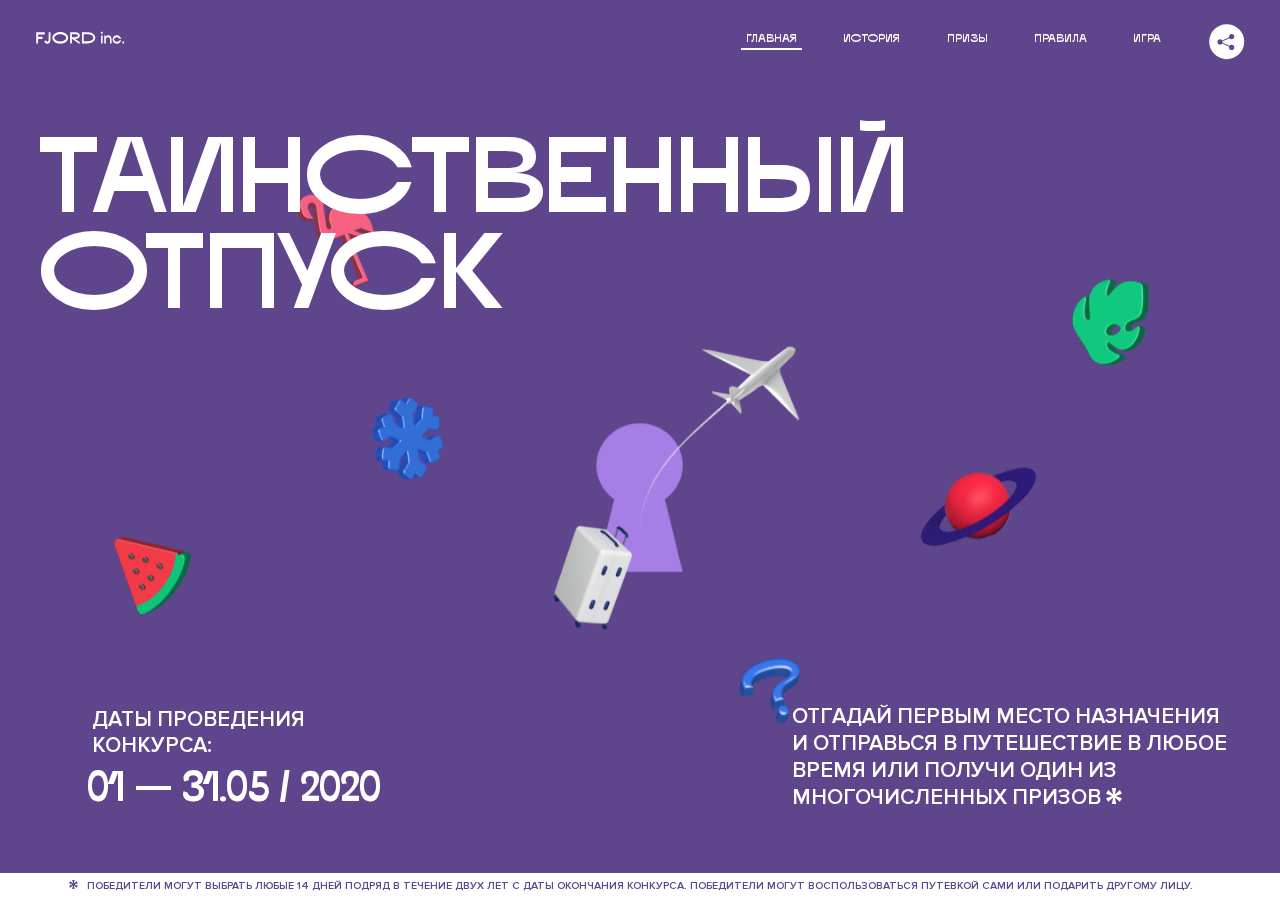
<file: 4/index.html>
<!DOCTYPE html>
<html lang="ru">
<head>
  <meta charset="UTF-8">
  <meta name="description" content="">
  <meta name="viewport" content="width=device-width, initial-scale=1.0">
  <meta http-equiv="X-UA-Compatible" content="ie=edge">
  <title>Mysterious Vacation</title>
  <link rel="stylesheet" href="css/style.min.css">
<link href="css/style.min.css" rel="stylesheet">  <base href="https://htmlacademy-animation.github.io/293513-magic-vacation-1/4/">
</head>
<body>

  <header class="page-header js-header">
    <div class="page-header__wrapper">
      <a href="#" class="page-header__logo" aria-label="Перейти на страницу FJORD.Inc">
        <svg width="100" height="15" viewBox="0 0 100 15" fill="none" xmlns="http://www.w3.org/2000/svg">
          <path d="M0.26 1.4V14H2.276V8.906H7.334V6.44H2.276V3.848H9.872V1.4H0.26ZM12.733 14.36C15.127 14.36 16.243 12.65 16.243 9.5V1.4H14.263V8.96C14.263 11.21 13.723 11.876 12.733 11.876C11.833 11.876 11.473 11.3 11.347 10.58L9.36702 10.94C9.63702 13.046 10.663 14.36 12.733 14.36ZM18.3918 7.7C18.3918 11.372 22.3878 14.36 27.3198 14.36C32.2518 14.36 36.2478 11.372 36.2478 7.7C36.2478 4.028 32.2518 1.04 27.3198 1.04C22.3878 1.04 18.3918 4.028 18.3918 7.7ZM20.6058 7.7C20.6058 5.378 23.6118 3.524 27.3198 3.524C30.9918 3.524 33.9798 5.378 33.9798 7.7C33.9798 10.004 30.9918 11.858 27.3198 11.858C23.6118 11.858 20.6058 10.004 20.6058 7.7ZM40.403 14V8.906H40.799L49.079 14.702V12.38L44.039 8.906H44.201C47.999 8.906 49.277 7.304 49.277 5.162C49.277 3.092 47.999 1.4 44.201 1.4H38.387V14H40.403ZM43.535 3.722C45.785 3.722 47.045 4.136 47.045 5.432C47.045 6.764 45.785 7.034 43.535 7.034H40.403V3.722H43.535ZM51.6936 1.382V14H57.8676C62.7456 14 66.7236 11.534 66.7236 7.7C66.7236 3.848 62.7456 1.382 57.8676 1.382H51.6936ZM53.7096 11.624V3.722H57.5436C61.5396 3.722 64.4916 5.018 64.4916 7.7C64.4916 10.238 61.5396 11.624 57.5436 11.624H53.7096ZM73.1832 14.018H74.9832V5H73.1832V14.018ZM72.9132 1.976C72.9132 2.57 73.3992 3.092 74.0832 3.092C74.7492 3.092 75.2352 2.57 75.2352 1.976C75.2352 1.382 74.7672 0.805999 74.0832 0.805999C73.3812 0.805999 72.9132 1.382 72.9132 1.976ZM76.7867 14H78.5687V9.104C78.7487 8.006 79.5947 6.962 81.0887 6.962C82.1147 6.962 83.2667 7.448 83.2667 9.554V14H85.0487V9.014C85.0487 6.152 83.2307 4.73 81.3587 4.73C79.9187 4.73 79.0727 5.558 78.5687 6.854V5H76.7867V14ZM90.9898 14.27C93.5098 14.27 95.3818 12.506 95.7238 10.328H94.0498C93.7258 11.3 92.6998 12.02 90.9898 12.02C88.8478 12.02 87.7678 10.922 87.7678 9.59C87.7678 8.24 88.8478 6.962 90.9898 6.962C92.7538 6.962 93.7978 7.844 94.0858 8.924H95.7418C95.4358 6.71 93.6178 4.73 90.9898 4.73C88.0918 4.73 86.1298 7.124 86.1298 9.59C86.1298 12.074 88.1278 14.27 90.9898 14.27ZM97.0693 12.938C97.0693 13.658 97.5553 14.144 98.2753 14.144C98.9953 14.144 99.4813 13.658 99.4813 12.938C99.4813 12.2 98.9953 11.714 98.2753 11.714C97.5553 11.714 97.0693 12.2 97.0693 12.938Z" fill="currentColor"></path>
        </svg>
      </a>
      <button class="page-header__toggler js-menu-toggler" type="button" aria-label="Управление мобильным меню"><span>Меню</span></button>
      <nav class="page-header__nav">
        <div class="page-header__menu js-menu" id="menu">
          <ul>
            <li>
              <a class="js-menu-link active" href="#top" data-href="top">главная</a>
            </li>
            <li>
              <a class="js-menu-link" href="#story" data-href="story">история</a>
            </li>
            <li>
              <a class="js-menu-link" href="#prizes" data-href="prizes">призы</a>
            </li>
            <li>
              <a class="js-menu-link" href="#rules" data-href="rules">правила</a>
            </li>
            <li>
              <a class="js-menu-link" href="#game" data-href="game">игра</a>
            </li>
          </ul>
        </div>
        <div class="page-header__social">
          <div class="social-block js-social-block">
            <button class="social-block__toggler" aria-label="Управлять блоком с социальными кнопками">
              <svg width="26" height="22" viewBox="0 0 27 22" fill="none" xmlns="http://www.w3.org/2000/svg">
                <path d="M19.6721 7.43664C21.6273 7.43664 23.213 5.85095 23.213 3.89566C23.213 1.94037 21.6273 0.354675 19.6721 0.354675C17.7168 0.354675 16.1311 1.94037 16.1311 3.89566C16.1311 4.19968 16.1728 4.49178 16.2458 4.77345L7.21751 8.95527C6.57519 8.05214 5.52303 7.46049 4.33078 7.46049C2.37549 7.46049 0.789795 9.04618 0.789795 11.0015C0.789795 12.9568 2.37549 14.5425 4.33078 14.5425C5.52303 14.5425 6.57668 13.9508 7.21751 13.0477L16.2458 17.2295C16.1743 17.5112 16.1311 17.8033 16.1311 18.1073C16.1311 20.0626 17.7168 21.6483 19.6721 21.6483C21.6273 21.6483 23.213 20.0626 23.213 18.1073C23.213 16.152 21.6273 14.5663 19.6721 14.5663C18.4798 14.5663 17.4262 15.158 16.7853 16.0611L7.75701 11.8793C7.82854 11.5976 7.87176 11.3055 7.87176 11.0015C7.87176 10.6974 7.83003 10.4053 7.75701 10.1237L16.7853 5.94186C17.4262 6.84499 18.4783 7.43664 19.6721 7.43664Z" fill="currentColor"></path>
              </svg>
            </button>
            <ul class="social-block__list">
              <li>
                <a class="social-block__link social-block__link--fb" href="#" aria-label="Мы на Facebook">
                  <svg width="8" height="17" viewBox="0 0 8 17" fill="none" xmlns="http://www.w3.org/2000/svg">
                    <path d="M4.24646 16.9899H1.09275L1.05793 8.49828H0V5.30707H1.05793V3.81124C1.05793 1.42084 2.57654 0 5.21735 0H7.41758V3.18585H5.30841C4.28262 3.18585 4.2478 3.48582 4.2478 4.24914V5.30707H7.42964L7.16716 8.49828H4.2478V16.9899H4.24646Z" fill="currentColor"></path>
                  </svg>
                </a>
              </li>
              <li>
                <a class="social-block__link social-block__link--insta" href="#" aria-label="Мы в Instagram">
                  <svg width="15" height="15" viewBox="0 0 15 15" fill="none" xmlns="http://www.w3.org/2000/svg">
                    <path d="M11.0197 0H4.19806C2.14246 0 0.471191 1.66993 0.471191 3.72285V10.5499C0.471191 12.6082 2.14112 14.2727 4.19806 14.2727H11.0197C13.0753 14.2727 14.7466 12.6082 14.7466 10.5499V3.72285C14.7466 1.67127 13.0753 0 11.0197 0ZM11.0197 12.4849H4.19806C3.13076 12.4849 2.26432 11.6158 2.26432 10.5512V3.72419C2.26432 2.65956 3.13076 1.79715 4.19806 1.79715H11.0197C12.087 1.79715 12.9535 2.6609 12.9535 3.72419V10.5512C12.9535 11.6145 12.087 12.4849 11.0197 12.4849Z" fill="currentColor"></path>
                    <path d="M7.60887 3.11084C5.38989 3.11084 3.58203 4.9187 3.58203 7.14036C3.58203 9.35532 5.38989 11.1645 7.60887 11.1645C9.83053 11.1645 11.6357 9.35666 11.6357 7.14036C11.6357 4.9187 9.83053 3.11084 7.60887 3.11084ZM7.60887 9.36871C6.37551 9.36871 5.37784 8.37372 5.37784 7.14036C5.37784 5.90699 6.37551 4.90665 7.60887 4.90665C8.83822 4.90665 9.84259 5.90833 9.84259 7.14036C9.84392 8.37238 8.83822 9.36871 7.60887 9.36871Z" fill="currentColor"></path>
                    <path d="M11.3573 2.35962C10.8256 2.35962 10.3931 2.79752 10.3931 3.32381C10.3931 3.85546 10.8256 4.29336 11.3573 4.29336C11.8862 4.29336 12.3215 3.85546 12.3215 3.32381C12.3215 2.79752 11.8862 2.35962 11.3573 2.35962Z" fill="currentColor"></path>
                  </svg>
                </a>
              </li>
              <li>
                <a class="social-block__link social-block__link--vk" href="#" aria-label="Мы ВКонтакте">
                  <svg width="17" height="10" viewBox="0 0 17 10" fill="none" xmlns="http://www.w3.org/2000/svg">
                    <path d="M14.1234 4.9002C14.1234 4.9002 16.3623 1.72708 16.5866 0.680242C16.6595 0.312285 16.4947 0.103188 16.1069 0.103188C16.1069 0.103188 14.8193 0.103188 14.168 0.103188C13.7235 0.103188 13.5587 0.293278 13.4235 0.579768C13.4235 0.579768 12.3724 2.82553 11.0969 4.24712C10.6861 4.70333 10.4781 4.84318 10.2511 4.84318C10.0646 4.84318 9.98625 4.6911 9.98625 4.27834V0.649016C9.98625 0.147997 9.92545 0.00135496 9.5066 0.00135496H6.39628C6.15578 0.00135496 6.0085 0.134417 6.0085 0.324506C6.0085 0.801084 6.73406 0.908351 6.73406 2.20231V4.87305C6.73406 5.40529 6.70569 5.61575 6.45303 5.61575C5.78016 5.61575 4.19528 3.30618 3.30623 0.678887C3.12923 0.145282 2.93737 0 2.43475 0H0.486409C0.205373 0 0 0.190085 0 0.476576C0 0.991172 0.60666 3.40801 2.99277 6.64358C4.59927 8.8201 6.70569 10 8.60269 10C9.76196 10 10.0416 9.80312 10.0416 9.31432V7.63883C10.0416 7.22607 10.2065 7.04956 10.4429 7.04956C10.7078 7.04956 11.1847 7.13238 12.2805 8.22268C13.5843 9.47862 13.6762 10 14.3896 10H16.5676C16.7919 10 17 9.89273 17 9.52342C17 9.02919 16.3623 8.15343 15.384 7.10659C14.9801 6.56755 14.3302 5.98914 14.1248 5.72301C13.8275 5.40801 13.9154 5.23014 14.1234 4.9002Z" fill="currentColor"></path>
                  </svg>
                </a>
              </li>
            </ul>
          </div>
        </div>
      </nav>
    </div>
  </header>

  <main class="page-content">

    <section class="animation-screen"></section>

    <section class="screen screen--hidden screen--intro js-scrollspy" id="top">
      <div class="screen__wrapper">
        <div class="intro">
          <h1 class="intro__title">Таинственный отпуск</h1>
          <div class="intro__content">
            <div class="intro__info">
              <p class="intro__label">Даты проведения конкурса:</p>
              <p class="intro__date">01 — 31.05 / 2020</p>
            </div>
            <div class="intro__message">
              <p>
                Отгадай первым место назначения и&nbsp;отправься в&nbsp;путешествие в&nbsp;любое время или получи один из многочисленных призов
                <svg width="16" height="16" viewBox="0 0 10 10" fill="none" xmlns="http://www.w3.org/2000/svg">
                  <path d="M0 6.35337L3.90271 4.99012L0 3.64663L1.34615 1.32374L4.44287 4.01073L3.67364 0H6.34615L5.57692 4.01073L8.65385 1.32374L10 3.64663L6.13405 4.99012L10 6.35337L8.65385 8.65651L5.57692 5.98927L6.34615 10H3.67364L4.44287 5.96952L1.34615 8.65651L0 6.35337Z" fill="currentColor"></path>
                </svg>
              </p>
            </div>
          </div>
        </div>
      </div>
      <div class="screen__footer js-footer">
        <button class="screen__footer-enlarge js-footer-toggler" type="button" aria-label="Показать сообщение">
          <svg width="10" height="10" viewBox="0 0 10 10" fill="none" xmlns="http://www.w3.org/2000/svg">
            <path d="M0 6.35337L3.90271 4.99012L0 3.64663L1.34615 1.32374L4.44287 4.01073L3.67364 0H6.34615L5.57692 4.01073L8.65385 1.32374L10 3.64663L6.13405 4.99012L10 6.35337L8.65385 8.65651L5.57692 5.98927L6.34615 10H3.67364L4.44287 5.96952L1.34615 8.65651L0 6.35337Z" fill="currentColor"></path>
          </svg>
        </button>
        <button class="screen__footer-collapse js-footer-toggler" type="button" aria-label="Скрыть сообщение">
          <svg width="13" height="13" viewBox="0 0 13 13" fill="none" xmlns="http://www.w3.org/2000/svg">
            <line x1="12.3536" y1="0.353553" x2="0.738349" y2="11.9688" stroke="currentColor"></line>
            <line x1="0.738319" y1="0.539925" x2="12.3535" y2="12.1551" stroke="currentColor"></line>
          </svg>
        </button>
        <div class="screen__footer-wrapper">
          <div class="screen__footer-announce">
            <p class="screen__footer-label">Даты проведения конкурса:</p>
            <p class="screen__footer-date">01 — 31.05 / 2020</p>
          </div>
          <div class="screen__footer-note">
            <p>
              <svg width="10" height="10" viewBox="0 0 10 10" fill="none" xmlns="http://www.w3.org/2000/svg">
                <path d="M0 6.35337L3.90271 4.99012L0 3.64663L1.34615 1.32374L4.44287 4.01073L3.67364 0H6.34615L5.57692 4.01073L8.65385 1.32374L10 3.64663L6.13405 4.99012L10 6.35337L8.65385 8.65651L5.57692 5.98927L6.34615 10H3.67364L4.44287 5.96952L1.34615 8.65651L0 6.35337Z" fill="currentColor"></path>
              </svg>
              <span>Победители могут выбрать любые 14 дней подряд в&nbsp;течение двух лет с&nbsp;даты окончания конкурса. Победители могут воспользоваться путевкой сами или подарить другому лицу.</span>
            </p>
          </div>
        </div>
      </div>
    </section>

    <section class="screen screen--hidden screen--story js-scrollspy" id="story">

      <div class="slider swiper-container js-slider">

        <div class="swiper-wrapper">

          <div class="slider__item swiper-slide">
            <h2 class="slider__item-title">История</h2>
            <p class="slider__item-text">Джеймс Таргет был основателем компании &laquo;Fjord Inc.&raquo;. С&nbsp;1965 года &laquo;Fjord Inc.&raquo; прославилась надёжными и&nbsp;удобными чемоданами и&nbsp;аксессуарами для туристов.</p>
          </div>

          <div class="slider__item swiper-slide">
            <p class="slider__item-text">Когда Джеймсу было 7&nbsp;лет, в&nbsp;их&nbsp;доме гостил дядюшка и&nbsp;развлекал детей рассказами о&nbsp;своей поездке в&nbsp;место, показавшееся малышу Таргету невероятным. Тогда Джеймс решил, что однажды посетит его, но&nbsp;не&nbsp;будет рассказывать о&nbsp;мечте, пока не&nbsp;осуществит.</p>
          </div>

          <div class="slider__item swiper-slide">
            <p class="slider__item-text">Джеймс Таргет стал увлеченным путешественником. Он&nbsp;посетил 5&nbsp;континентов, 126&nbsp;стран.</p>
          </div>

          <div class="slider__item swiper-slide">
            <p class="slider__item-text">Он&nbsp;сплавлялся по&nbsp;Амазонке и&nbsp;погружался в&nbsp;пещеры Франции, медитировал в&nbsp;горах Тибета и&nbsp;пожимал руку вождя племени Акугауа.</p>
          </div>

          <div class="slider__item swiper-slide">
            <p class="slider__item-text">Из&nbsp;своих поездок Джеймс Таргет привозил идеи, как сделать свои чемоданы &laquo;Fjord Inc.&raquo; удобными и&nbsp;приспособленными к&nbsp;разным дорожным условиям.</p>
          </div>

          <div class="slider__item swiper-slide">
            <p class="slider__item-text">Всё это время Джеймс не&nbsp;оставлял идею поездки своей мечты. Однако, как только он&nbsp;брался за&nbsp;планирование, возникали препятствия, не&nbsp;позволяющие отправиться туда.</p>
          </div>

          <div class="slider__item swiper-slide">
            <p class="slider__item-text">В&nbsp;возрасте 67&nbsp;лет Джеймс Таргет попал под лавину и&nbsp;погиб. В&nbsp;своём завещании он&nbsp;поручил отправить в&nbsp;заветное путешествие трёх смельчаков, единых с&nbsp;ним духом.</p>
          </div>

          <div class="slider__item swiper-slide">
            <p class="slider__item-text">Тех, кто сможет узнать таинственное место, задавая вопросы специально обученному ИИ&nbsp;&laquo;Соне&raquo;, ждет фантастическое путешествие.</p>
          </div>
        </div>
        <div class="slider__controls">
          <button class="slider__control slider__control--prev js-control-prev" type="button" aria-label="Показать предыдущую историю">
            <svg width="12" height="22" viewBox="0 0 12 22" fill="none" xmlns="http://www.w3.org/2000/svg">
              <path d="M11 1L1 11L11 21" stroke="currentColor" stroke-width="2" stroke-linejoin="round"></path>
            </svg>
          </button>
          <button class="slider__control slider__control--next js-control-next" type="button" aria-label="Показать следующую историю">
            <svg width="12" height="22" viewBox="0 0 12 22" fill="none" xmlns="http://www.w3.org/2000/svg">
              <path d="M1 1L11 11L1 21" stroke="currentColor" stroke-width="2" stroke-linejoin="round"></path>
            </svg>
          </button>
        </div>
        <div class="slider__pagination swiper-pagination"></div>
      </div>
    </section>

    <section class="screen screen--hidden screen--prizes js-scrollspy" id="prizes">
      <div class="screen__wrapper">
        <div class="prizes">
          <h2 class="prizes__title">ПРизы</h2>
          <div class="prizes__lead">
            <p>Найди ответ и&nbsp;получи один из&nbsp;призов:</p>
          </div>
          <ul class="prizes__list">
            <li class="prizes__item prizes__item--journeys">
              <div class="prizes__icon">
                <picture>
                  <source srcset="img/prize1-mob.svg" media="(orientation: portrait)">
                  <img src="img/prize1.svg" alt="">
                </picture>
              </div>
              <p class="prizes__desc">
                <b>3</b>
                <span>загадочных путешествия</span>
              </p>
            </li>
            <li class="prizes__item prizes__item--cases">
              <div class="prizes__icon">
                <picture>
                  <source srcset="img/prize2-mob.svg" media="(orientation: portrait)">
                  <img src="img/prize2.svg" alt="">
                </picture>
              </div>
              <p class="prizes__desc">
                <b>7</b>
                <span>надежных чемоданов</span>
              </p>
            </li>
            <li class="prizes__item prizes__item--codes">
              <div class="prizes__icon">
                <picture>
                  <source srcset="img/prize3-mob.svg" media="(orientation: portrait)">
                  <img src="img/prize3.svg" alt="">
                </picture>
              </div>
              <p class="prizes__desc">
                <b>900</b>
                <span>
                  промокодов на&nbsp;скидку 15%
                  <svg width="10" height="10" viewBox="0 0 10 10" fill="none" xmlns="http://www.w3.org/2000/svg">
                    <path d="M0 6.35337L3.90271 4.99012L0 3.64663L1.34615 1.32374L4.44287 4.01073L3.67364 0H6.34615L5.57692 4.01073L8.65385 1.32374L10 3.64663L6.13405 4.99012L10 6.35337L8.65385 8.65651L5.57692 5.98927L6.34615 10H3.67364L4.44287 5.96952L1.34615 8.65651L0 6.35337Z" fill="currentColor"></path>
                  </svg>
                </span>
              </p>
            </li>
          </ul>
        </div>
      </div>
      <div class="screen__footer js-footer">
        <button class="screen__footer-enlarge js-footer-toggler" type="button" aria-label="Показать сообщение">
          <svg width="10" height="10" viewBox="0 0 10 10" fill="none" xmlns="http://www.w3.org/2000/svg">
            <path d="M0 6.35337L3.90271 4.99012L0 3.64663L1.34615 1.32374L4.44287 4.01073L3.67364 0H6.34615L5.57692 4.01073L8.65385 1.32374L10 3.64663L6.13405 4.99012L10 6.35337L8.65385 8.65651L5.57692 5.98927L6.34615 10H3.67364L4.44287 5.96952L1.34615 8.65651L0 6.35337Z" fill="currentColor"></path>
          </svg>
        </button>
        <button class="screen__footer-collapse js-footer-toggler" type="button" aria-label="Скрыть сообщение">
          <svg width="13" height="13" viewBox="0 0 13 13" fill="none" xmlns="http://www.w3.org/2000/svg">
            <line x1="12.3536" y1="0.353553" x2="0.738349" y2="11.9688" stroke="currentColor"></line>
            <line x1="0.738319" y1="0.539925" x2="12.3535" y2="12.1551" stroke="currentColor"></line>
          </svg>
        </button>
        <div class="screen__footer-wrapper">
          <div class="screen__footer-announce">
            <p class="screen__footer-label">Даты проведения конкурса:</p>
            <p class="screen__footer-date">01 — 31.05 / 2020</p>
          </div>
          <div class="screen__footer-note">
            <p>
              <svg width="10" height="10" viewBox="0 0 10 10" fill="none" xmlns="http://www.w3.org/2000/svg">
                <path d="M0 6.35337L3.90271 4.99012L0 3.64663L1.34615 1.32374L4.44287 4.01073L3.67364 0H6.34615L5.57692 4.01073L8.65385 1.32374L10 3.64663L6.13405 4.99012L10 6.35337L8.65385 8.65651L5.57692 5.98927L6.34615 10H3.67364L4.44287 5.96952L1.34615 8.65651L0 6.35337Z" fill="currentColor"></path>
              </svg>
              <span>Скидка&nbsp;15% на&nbsp;единоразовое приобретение путёвки с&nbsp;1&nbsp;июня 2020 по&nbsp;31&nbsp;мая 2022&nbsp;года. Суммируется с&nbsp;другими акциями</span>
            </p>
          </div>
        </div>
      </div>
    </section>

    <section class="screen screen--hidden screen--rules js-scrollspy" id="rules">
      <div class="screen__wrapper">
        <div class="rules">
          <h2 class="rules__title">Правила</h2>
          <div class="rules__lead">
            <p>Для того чтобы получить наследство Джеймса Таргета, тебе нужно выведать у&nbsp;&laquo;Сони&raquo;, куда предстоит отправиться тебе в&nbsp;случае победы</p>
          </div>
          <ol class="rules__list">
            <li class="rules__item">
              <p>Тебе отводится <br>5&nbsp;минут</p>
            </li>
            <li class="rules__item">
              <p>Задавай любые вопросы в&nbsp;текстовом поле</p>
            </li>
            <li class="rules__item">
              <p>Нажимай кнопку &laquo;Узнать&raquo;, чтобы получить ответ</p>
            </li>
            <li class="rules__item">
              <p>&laquo;Соня&raquo; может отвечать только&nbsp;Да или Нет</p>
            </li>
          </ol>
          <a href="#game" class="rules__link btn">Погнали!</a>
        </div>
      </div>
      <div class="screen__disclaimer">
        <div class="disclaimer">
          <ul>
            <li>
              <a href="#">Правовая информация</a>
            </li>
            <li>
              <a href="#">Подробные правила</a>
            </li>
          </ul>
        </div>
      </div>
    </section>

    <section class="screen screen--hidden screen--game js-scrollspy" id="game">
      <div class="screen__wrapper">
        <div class="game">
          <div class="game__header">
            <h2 class="game__title">Игра</h2>
            <div class="game__counter">
              <span>05</span>:<span>00</span>
            </div>
          </div>
          <div class="game__body">
            <div class="chat">
              <div class="chat__body js-chat">
                <ul class="chat__list" id="messages"></ul>
              </div>
              <div class="chat__footer">
                <form action="#" method="post" class="form" id="message-form">
                  <label for="message-field" class="visually-hidden">Поле для ввода вопроса</label>
                  <input type="text" class="form__field" id="message-field">
                  <button class="form__button btn">
                    Узнать
                    <svg width="18" height="19" viewBox="0 0 18 19" fill="none" xmlns="http://www.w3.org/2000/svg">
                      <path stroke="currentColor" stroke-width="2" d="M9 19V1"></path>
                      <path d="M1 9l8-8 8 8" stroke="currentColor" stroke-width="2" stroke-linejoin="round"></path>
                    </svg>
                  </button>
                </form>
              </div>
            </div>
          </div>
          <!-- временные кнопки для показа результата -->
          <div class="game__buttons">
            <button class="game__button btn js-show-result" type="button" data-target="result">Положительный результат</button>
            <button class="game__button btn js-show-result" type="button" data-target="result2">Положительный результат - 2</button>
            <button class="game__button btn js-show-result" type="button" data-target="result3">Отрицательный результат</button>
          </div>
        </div>
      </div>
    </section>

    <section class="screen screen--hidden screen--result" id="result">
      <div class="screen__wrapper">
        <div class="result result--trip">
          <div class="result__image">
            <picture>
              <source srcset="img/result1-mob.png 1x, img/result1-mob@2x.png 2x" media="(max-width: 768px) and (orientation: portrait)">
              <img src="img/result1.png" srcset="img/result1@2x.png 2x" alt="">
            </picture>
          </div>
          <h2 class="result__title">
            <span class="visually-hidden">ПОбеда!</span>
            <svg xmlns="http://www.w3.org/2000/svg" viewBox="0 0 568.85 109.24">
              <path d="M16,24.44V92H2.6V8H75V92H61.52V24.44H16Z" transform="translate(-2.1 -1.5)" fill="none" stroke="currentColor"></path>
              <path d="M148.76,5.6c32.88,0,59.52,19.92,59.52,44.4s-26.64,44.4-59.52,44.4S89.24,74.48,89.24,50,115.88,5.6,148.76,5.6Zm0,72.12c24.48,0,44.4-12.36,44.4-27.72s-19.92-27.84-44.4-27.84C124,22.16,104,34.52,104,50S124,77.72,148.76,77.72Z" transform="translate(-2.1 -1.5)" fill="none" stroke="currentColor"></path>
              <path d="M287.36,8V24.44H236v14.4h25.32c25.44,0,34,11.16,34,26.52,0,15.6-8.52,26.64-34,26.64H222.56V8h64.8ZM256.88,76.52c15.12,0,23.52-2,23.52-11.52S272,54.44,256.88,54.44H236V76.52h20.88Z" transform="translate(-2.1 -1.5)" fill="none" stroke="currentColor"></path>
              <path d="M371.47,8V24.44H320.84V41.6h33.6V58h-33.6V75.56h50.64V92H307.4V8h64.08Z" transform="translate(-2.1 -1.5)" fill="none" stroke="currentColor"></path>
              <path d="M382.39,110.24V75.56h7.44c4.56-4.68,7.8-18.36,8.76-56L399,8h48.6V75.56h10v34.68H442.87V92H397v18.24H382.39Zm51.72-34.68V24.44H411.55v3.12c-0.48,22.44-3.24,37.68-7.2,48h29.76Z" transform="translate(-2.1 -1.5)" fill="none" stroke="currentColor"></path>
              <path d="M463.75,92l28-84h27.12l28.08,84H533.47l-7.8-23.52h-37.8L480.07,92H463.75Zm56.64-40L507,11.84,493.51,52h26.88Z" transform="translate(-2.1 -1.5)" fill="none" stroke="currentColor"></path>
              <path d="M554.12,70.4L555.55,2H569l1.44,68.4H554.12Zm8.28,6.36c4.8,0,8,3.24,8,8.16a8,8,0,1,1-16.08,0C554.35,80,557.59,76.76,562.39,76.76Z" transform="translate(-2.1 -1.5)" fill="none" stroke="currentColor"></path>
            </svg>
          </h2>
          <div class="result__text">
            <p>ты&nbsp;отправляешься в&nbsp;Арктику!</p>
          </div>
          <div class="result__form">
            <form action="#" method="post" class="form form--result">
              <label for="email-field" class="form__label">зарегистрируй результат</label>
              <input type="email" class="form__field" id="email-field" placeholder="e-mail для регистации результата и получения приза" required="">
              <button class="form__button btn">
                отправить
                <svg width="18" height="19" viewBox="0 0 18 19" fill="none" xmlns="http://www.w3.org/2000/svg">
                  <path stroke="currentColor" stroke-width="2" d="M9 19V1"></path>
                  <path d="M1 9l8-8 8 8" stroke="currentColor" stroke-width="2" stroke-linejoin="round"></path>
                </svg>
              </button>
            </form>
          </div>
        </div>
      </div>
    </section>

    <section class="screen screen--hidden screen--result" id="result2">
      <div class="screen__wrapper">
        <div class="result result--prize">
          <div class="result__image">
            <picture>
              <source srcset="img/result2-mob.png 1x, img/result2-mob@2x.png 2x" media="(max-width: 768px) and (orientation: portrait)">
              <img src="img/result2.png" srcset="img/result2@2x.png 2x" alt="">
            </picture>
          </div>
          <h2 class="result__title">
            <span class="visually-hidden">ПОбеда!</span>
            <svg xmlns="http://www.w3.org/2000/svg" viewBox="0 0 568.85 109.24">
              <path d="M16,24.44V92H2.6V8H75V92H61.52V24.44H16Z" transform="translate(-2.1 -1.5)" fill="none" stroke="currentColor"></path>
              <path d="M148.76,5.6c32.88,0,59.52,19.92,59.52,44.4s-26.64,44.4-59.52,44.4S89.24,74.48,89.24,50,115.88,5.6,148.76,5.6Zm0,72.12c24.48,0,44.4-12.36,44.4-27.72s-19.92-27.84-44.4-27.84C124,22.16,104,34.52,104,50S124,77.72,148.76,77.72Z" transform="translate(-2.1 -1.5)" fill="none" stroke="currentColor"></path>
              <path d="M287.36,8V24.44H236v14.4h25.32c25.44,0,34,11.16,34,26.52,0,15.6-8.52,26.64-34,26.64H222.56V8h64.8ZM256.88,76.52c15.12,0,23.52-2,23.52-11.52S272,54.44,256.88,54.44H236V76.52h20.88Z" transform="translate(-2.1 -1.5)" fill="none" stroke="currentColor"></path>
              <path d="M371.47,8V24.44H320.84V41.6h33.6V58h-33.6V75.56h50.64V92H307.4V8h64.08Z" transform="translate(-2.1 -1.5)" fill="none" stroke="currentColor"></path>
              <path d="M382.39,110.24V75.56h7.44c4.56-4.68,7.8-18.36,8.76-56L399,8h48.6V75.56h10v34.68H442.87V92H397v18.24H382.39Zm51.72-34.68V24.44H411.55v3.12c-0.48,22.44-3.24,37.68-7.2,48h29.76Z" transform="translate(-2.1 -1.5)" fill="none" stroke="currentColor"></path>
              <path d="M463.75,92l28-84h27.12l28.08,84H533.47l-7.8-23.52h-37.8L480.07,92H463.75Zm56.64-40L507,11.84,493.51,52h26.88Z" transform="translate(-2.1 -1.5)" fill="none" stroke="currentColor"></path>
              <path d="M554.12,70.4L555.55,2H569l1.44,68.4H554.12Zm8.28,6.36c4.8,0,8,3.24,8,8.16a8,8,0,1,1-16.08,0C554.35,80,557.59,76.76,562.39,76.76Z" transform="translate(-2.1 -1.5)" fill="none" stroke="currentColor"></path>
            </svg>
          </h2>
          <div class="result__text">
            <p>чемодан &laquo;Fjord&nbsp;Inc.&raquo;&nbsp;твой</p>
          </div>
          <div class="result__form">
            <form action="#" method="post" class="form form--result">
              <label for="email-field2" class="form__label">зарегистрируй результат</label>
              <input type="email" class="form__field" id="email-field2" placeholder="e-mail для регистации результата и получения приза" required="">
              <button class="form__button btn">
                отправить
                <svg width="18" height="19" viewBox="0 0 18 19" fill="none" xmlns="http://www.w3.org/2000/svg">
                  <path stroke="currentColor" stroke-width="2" d="M9 19V1"></path>
                  <path d="M1 9l8-8 8 8" stroke="currentColor" stroke-width="2" stroke-linejoin="round"></path>
                </svg>
              </button>
            </form>
          </div>
        </div>
      </div>
    </section>

    <section class="screen screen--hidden screen--result" id="result3">
      <div class="screen__wrapper">
        <div class="result result--negative">
          <div class="result__image">
            <picture>
              <source srcset="img/result3-mob.png 1x, img/result3-mob@2x.png 2x" media="(max-width: 768px) and (orientation: portrait)">
              <img src="img/result3.png" srcset="img/result3@2x.png 2x" alt="">
            </picture>
          </div>
          <h2 class="result__title">
            <span class="visually-hidden">Не угадал!</span>
            <svg xmlns="http://www.w3.org/2000/svg" viewBox="0 0 660.77 109.24">
              <path d="M2.66,92V8H16.1V42.2H53.3V8H66.74V92H53.3V58.64H16.1V92H2.66Z" transform="translate(-2.16 -1.5)" fill="none" stroke="currentColor"></path>
              <path d="M147.62,8V24.44H97V41.6h33.6V58H97V75.56h50.64V92H83.54V8h64.08Z" transform="translate(-2.16 -1.5)" fill="none" stroke="currentColor"></path>
              <path d="M199.22,8l20.52,42.36L235.34,8h16.44l-31,84H204.38l9.48-25.92L185.78,8h13.44Z" transform="translate(-2.16 -1.5)" fill="none" stroke="currentColor"></path>
              <path d="M273.74,24.44V92H260.3V8h50.16V24.44H273.74Z" transform="translate(-2.16 -1.5)" fill="none" stroke="currentColor"></path>
              <path d="M307.1,92l28-84h27.12l28.08,84H376.82L369,68.48h-37.8L323.42,92H307.1Zm56.64-40L350.3,11.84,336.86,52h26.88Z" transform="translate(-2.16 -1.5)" fill="none" stroke="currentColor"></path>
              <path d="M396.38,110.24V75.56h7.44c4.56-4.68,7.8-18.36,8.76-56L412.94,8h48.6V75.56h10v34.68H456.86V92H411v18.24H396.38ZM448.1,75.56V24.44H425.54v3.12c-0.48,22.44-3.24,37.68-7.2,48H448.1Z" transform="translate(-2.16 -1.5)" fill="none" stroke="currentColor"></path>
              <path d="M477.74,92l28-84h27.12L560.9,92H547.46l-7.8-23.52h-37.8L494.06,92H477.74Zm56.64-40-13.44-40.2L507.5,52h26.88Z" transform="translate(-2.16 -1.5)" fill="none" stroke="currentColor"></path>
              <path d="M568.7,76.88a13.77,13.77,0,0,0,5,1c6.6,0,10.44-6.24,12-58.32L586.22,8h46.2V92H619V24.44H598.82l-0.12,3.12C597.14,81,589,94.4,573.74,94.4a28.55,28.55,0,0,1-6.72-.84Z" transform="translate(-2.16 -1.5)" fill="none" stroke="currentColor"></path>
              <path d="M646.1,70.4L647.54,2H661l1.44,68.4H646.1Zm8.28,6.36c4.8,0,8,3.24,8,8.16a8,8,0,0,1-16.08,0C646.34,80,649.58,76.76,654.38,76.76Z" transform="translate(-2.16 -1.5)" fill="none" stroke="currentColor"></path>
            </svg>
          </h2>
          <button class="result__button js-play" type="button">
            не сдавайся!
            <span>
              <svg width="27" height="22" viewBox="0 0 27 22" fill="none" xmlns="http://www.w3.org/2000/svg">
                <path d="M10.6899 1.47998C5.42992 1.47998 1.16992 5.73998 1.16992 11C1.16992 16.26 5.42992 20.52 10.6899 20.52C15.9499 20.52 20.2099 16.26 20.2099 11V7.13998" stroke="currentColor" stroke-width="2" stroke-miterlimit="10"></path>
                <path d="M15.1099 12.5099L20.1499 7.13989L25.3099 12.6299" stroke="currentColor" stroke-width="2" stroke-miterlimit="10" stroke-linejoin="round"></path>
              </svg>
            </span>
          </button>
        </div>
      </div>
    </section>

    <section class="screen__bg"></section>
  </main>

<script src="js/script.js"></script></body>
</html>
</file>
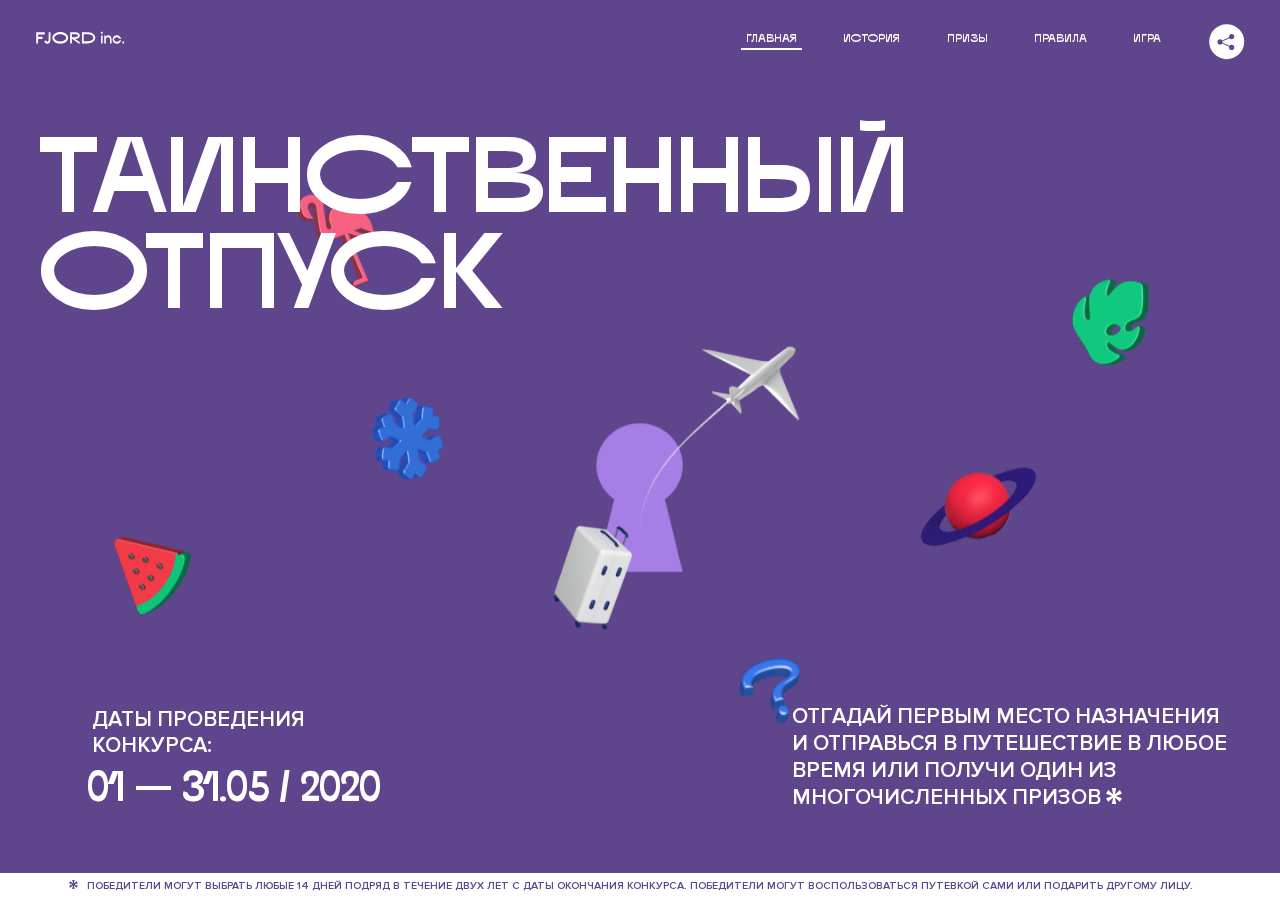
<file: 5/index.html>
<!DOCTYPE html>
<html lang="ru">
<head>
  <meta charset="UTF-8">
  <meta name="description" content="">
  <meta name="viewport" content="width=device-width, initial-scale=1.0">
  <meta http-equiv="X-UA-Compatible" content="ie=edge">
  <title>Mysterious Vacation</title>
  <link rel="stylesheet" href="css/style.min.css">
<link href="css/style.min.css" rel="stylesheet">  <base href="https://htmlacademy-animation.github.io/293513-magic-vacation-1/5/">
</head>
<body>

  <header class="page-header js-header">
    <div class="page-header__wrapper">
      <a href="#" class="page-header__logo" aria-label="Перейти на страницу FJORD.Inc">
        <svg width="100" height="15" viewBox="0 0 100 15" fill="none" xmlns="http://www.w3.org/2000/svg">
          <path d="M0.26 1.4V14H2.276V8.906H7.334V6.44H2.276V3.848H9.872V1.4H0.26ZM12.733 14.36C15.127 14.36 16.243 12.65 16.243 9.5V1.4H14.263V8.96C14.263 11.21 13.723 11.876 12.733 11.876C11.833 11.876 11.473 11.3 11.347 10.58L9.36702 10.94C9.63702 13.046 10.663 14.36 12.733 14.36ZM18.3918 7.7C18.3918 11.372 22.3878 14.36 27.3198 14.36C32.2518 14.36 36.2478 11.372 36.2478 7.7C36.2478 4.028 32.2518 1.04 27.3198 1.04C22.3878 1.04 18.3918 4.028 18.3918 7.7ZM20.6058 7.7C20.6058 5.378 23.6118 3.524 27.3198 3.524C30.9918 3.524 33.9798 5.378 33.9798 7.7C33.9798 10.004 30.9918 11.858 27.3198 11.858C23.6118 11.858 20.6058 10.004 20.6058 7.7ZM40.403 14V8.906H40.799L49.079 14.702V12.38L44.039 8.906H44.201C47.999 8.906 49.277 7.304 49.277 5.162C49.277 3.092 47.999 1.4 44.201 1.4H38.387V14H40.403ZM43.535 3.722C45.785 3.722 47.045 4.136 47.045 5.432C47.045 6.764 45.785 7.034 43.535 7.034H40.403V3.722H43.535ZM51.6936 1.382V14H57.8676C62.7456 14 66.7236 11.534 66.7236 7.7C66.7236 3.848 62.7456 1.382 57.8676 1.382H51.6936ZM53.7096 11.624V3.722H57.5436C61.5396 3.722 64.4916 5.018 64.4916 7.7C64.4916 10.238 61.5396 11.624 57.5436 11.624H53.7096ZM73.1832 14.018H74.9832V5H73.1832V14.018ZM72.9132 1.976C72.9132 2.57 73.3992 3.092 74.0832 3.092C74.7492 3.092 75.2352 2.57 75.2352 1.976C75.2352 1.382 74.7672 0.805999 74.0832 0.805999C73.3812 0.805999 72.9132 1.382 72.9132 1.976ZM76.7867 14H78.5687V9.104C78.7487 8.006 79.5947 6.962 81.0887 6.962C82.1147 6.962 83.2667 7.448 83.2667 9.554V14H85.0487V9.014C85.0487 6.152 83.2307 4.73 81.3587 4.73C79.9187 4.73 79.0727 5.558 78.5687 6.854V5H76.7867V14ZM90.9898 14.27C93.5098 14.27 95.3818 12.506 95.7238 10.328H94.0498C93.7258 11.3 92.6998 12.02 90.9898 12.02C88.8478 12.02 87.7678 10.922 87.7678 9.59C87.7678 8.24 88.8478 6.962 90.9898 6.962C92.7538 6.962 93.7978 7.844 94.0858 8.924H95.7418C95.4358 6.71 93.6178 4.73 90.9898 4.73C88.0918 4.73 86.1298 7.124 86.1298 9.59C86.1298 12.074 88.1278 14.27 90.9898 14.27ZM97.0693 12.938C97.0693 13.658 97.5553 14.144 98.2753 14.144C98.9953 14.144 99.4813 13.658 99.4813 12.938C99.4813 12.2 98.9953 11.714 98.2753 11.714C97.5553 11.714 97.0693 12.2 97.0693 12.938Z" fill="currentColor"></path>
        </svg>
      </a>
      <button class="page-header__toggler js-menu-toggler" type="button" aria-label="Управление мобильным меню"><span>Меню</span></button>
      <nav class="page-header__nav">
        <div class="page-header__menu js-menu" id="menu">
          <ul>
            <li>
              <a class="js-menu-link active" href="#top" data-href="top">главная</a>
            </li>
            <li>
              <a class="js-menu-link" href="#story" data-href="story">история</a>
            </li>
            <li>
              <a class="js-menu-link" href="#prizes" data-href="prizes">призы</a>
            </li>
            <li>
              <a class="js-menu-link" href="#rules" data-href="rules">правила</a>
            </li>
            <li>
              <a class="js-menu-link" href="#game" data-href="game">игра</a>
            </li>
          </ul>
        </div>
        <div class="page-header__social">
          <div class="social-block js-social-block">
            <button class="social-block__toggler" aria-label="Управлять блоком с социальными кнопками">
              <svg width="26" height="22" viewBox="0 0 27 22" fill="none" xmlns="http://www.w3.org/2000/svg">
                <path d="M19.6721 7.43664C21.6273 7.43664 23.213 5.85095 23.213 3.89566C23.213 1.94037 21.6273 0.354675 19.6721 0.354675C17.7168 0.354675 16.1311 1.94037 16.1311 3.89566C16.1311 4.19968 16.1728 4.49178 16.2458 4.77345L7.21751 8.95527C6.57519 8.05214 5.52303 7.46049 4.33078 7.46049C2.37549 7.46049 0.789795 9.04618 0.789795 11.0015C0.789795 12.9568 2.37549 14.5425 4.33078 14.5425C5.52303 14.5425 6.57668 13.9508 7.21751 13.0477L16.2458 17.2295C16.1743 17.5112 16.1311 17.8033 16.1311 18.1073C16.1311 20.0626 17.7168 21.6483 19.6721 21.6483C21.6273 21.6483 23.213 20.0626 23.213 18.1073C23.213 16.152 21.6273 14.5663 19.6721 14.5663C18.4798 14.5663 17.4262 15.158 16.7853 16.0611L7.75701 11.8793C7.82854 11.5976 7.87176 11.3055 7.87176 11.0015C7.87176 10.6974 7.83003 10.4053 7.75701 10.1237L16.7853 5.94186C17.4262 6.84499 18.4783 7.43664 19.6721 7.43664Z" fill="currentColor"></path>
              </svg>
            </button>
            <ul class="social-block__list">
              <li>
                <a class="social-block__link social-block__link--fb" href="#" aria-label="Мы на Facebook">
                  <svg width="8" height="17" viewBox="0 0 8 17" fill="none" xmlns="http://www.w3.org/2000/svg">
                    <path d="M4.24646 16.9899H1.09275L1.05793 8.49828H0V5.30707H1.05793V3.81124C1.05793 1.42084 2.57654 0 5.21735 0H7.41758V3.18585H5.30841C4.28262 3.18585 4.2478 3.48582 4.2478 4.24914V5.30707H7.42964L7.16716 8.49828H4.2478V16.9899H4.24646Z" fill="currentColor"></path>
                  </svg>
                </a>
              </li>
              <li>
                <a class="social-block__link social-block__link--insta" href="#" aria-label="Мы в Instagram">
                  <svg width="15" height="15" viewBox="0 0 15 15" fill="none" xmlns="http://www.w3.org/2000/svg">
                    <path d="M11.0197 0H4.19806C2.14246 0 0.471191 1.66993 0.471191 3.72285V10.5499C0.471191 12.6082 2.14112 14.2727 4.19806 14.2727H11.0197C13.0753 14.2727 14.7466 12.6082 14.7466 10.5499V3.72285C14.7466 1.67127 13.0753 0 11.0197 0ZM11.0197 12.4849H4.19806C3.13076 12.4849 2.26432 11.6158 2.26432 10.5512V3.72419C2.26432 2.65956 3.13076 1.79715 4.19806 1.79715H11.0197C12.087 1.79715 12.9535 2.6609 12.9535 3.72419V10.5512C12.9535 11.6145 12.087 12.4849 11.0197 12.4849Z" fill="currentColor"></path>
                    <path d="M7.60887 3.11084C5.38989 3.11084 3.58203 4.9187 3.58203 7.14036C3.58203 9.35532 5.38989 11.1645 7.60887 11.1645C9.83053 11.1645 11.6357 9.35666 11.6357 7.14036C11.6357 4.9187 9.83053 3.11084 7.60887 3.11084ZM7.60887 9.36871C6.37551 9.36871 5.37784 8.37372 5.37784 7.14036C5.37784 5.90699 6.37551 4.90665 7.60887 4.90665C8.83822 4.90665 9.84259 5.90833 9.84259 7.14036C9.84392 8.37238 8.83822 9.36871 7.60887 9.36871Z" fill="currentColor"></path>
                    <path d="M11.3573 2.35962C10.8256 2.35962 10.3931 2.79752 10.3931 3.32381C10.3931 3.85546 10.8256 4.29336 11.3573 4.29336C11.8862 4.29336 12.3215 3.85546 12.3215 3.32381C12.3215 2.79752 11.8862 2.35962 11.3573 2.35962Z" fill="currentColor"></path>
                  </svg>
                </a>
              </li>
              <li>
                <a class="social-block__link social-block__link--vk" href="#" aria-label="Мы ВКонтакте">
                  <svg width="17" height="10" viewBox="0 0 17 10" fill="none" xmlns="http://www.w3.org/2000/svg">
                    <path d="M14.1234 4.9002C14.1234 4.9002 16.3623 1.72708 16.5866 0.680242C16.6595 0.312285 16.4947 0.103188 16.1069 0.103188C16.1069 0.103188 14.8193 0.103188 14.168 0.103188C13.7235 0.103188 13.5587 0.293278 13.4235 0.579768C13.4235 0.579768 12.3724 2.82553 11.0969 4.24712C10.6861 4.70333 10.4781 4.84318 10.2511 4.84318C10.0646 4.84318 9.98625 4.6911 9.98625 4.27834V0.649016C9.98625 0.147997 9.92545 0.00135496 9.5066 0.00135496H6.39628C6.15578 0.00135496 6.0085 0.134417 6.0085 0.324506C6.0085 0.801084 6.73406 0.908351 6.73406 2.20231V4.87305C6.73406 5.40529 6.70569 5.61575 6.45303 5.61575C5.78016 5.61575 4.19528 3.30618 3.30623 0.678887C3.12923 0.145282 2.93737 0 2.43475 0H0.486409C0.205373 0 0 0.190085 0 0.476576C0 0.991172 0.60666 3.40801 2.99277 6.64358C4.59927 8.8201 6.70569 10 8.60269 10C9.76196 10 10.0416 9.80312 10.0416 9.31432V7.63883C10.0416 7.22607 10.2065 7.04956 10.4429 7.04956C10.7078 7.04956 11.1847 7.13238 12.2805 8.22268C13.5843 9.47862 13.6762 10 14.3896 10H16.5676C16.7919 10 17 9.89273 17 9.52342C17 9.02919 16.3623 8.15343 15.384 7.10659C14.9801 6.56755 14.3302 5.98914 14.1248 5.72301C13.8275 5.40801 13.9154 5.23014 14.1234 4.9002Z" fill="currentColor"></path>
                  </svg>
                </a>
              </li>
            </ul>
          </div>
        </div>
      </nav>
    </div>
  </header>

  <main class="page-content">

    <section class="animation-screen"></section>

    <section class="screen screen--hidden screen--intro js-scrollspy" id="top">
      <div class="screen__wrapper">
        <div class="intro">
          <h1 class="intro__title">Таинственный отпуск</h1>
          <div class="intro__content">
            <div class="intro__info">
              <p class="intro__label">Даты проведения конкурса:</p>
              <p class="intro__date">01 — 31.05 / 2020</p>
            </div>
            <div class="intro__message">
              <p>
                Отгадай первым место назначения и&nbsp;отправься в&nbsp;путешествие в&nbsp;любое время или получи один из многочисленных призов
                <svg width="16" height="16" viewBox="0 0 10 10" fill="none" xmlns="http://www.w3.org/2000/svg">
                  <path d="M0 6.35337L3.90271 4.99012L0 3.64663L1.34615 1.32374L4.44287 4.01073L3.67364 0H6.34615L5.57692 4.01073L8.65385 1.32374L10 3.64663L6.13405 4.99012L10 6.35337L8.65385 8.65651L5.57692 5.98927L6.34615 10H3.67364L4.44287 5.96952L1.34615 8.65651L0 6.35337Z" fill="currentColor"></path>
                </svg>
              </p>
            </div>
          </div>
        </div>
      </div>
      <div class="screen__footer js-footer">
        <button class="screen__footer-enlarge js-footer-toggler" type="button" aria-label="Показать сообщение">
          <svg width="10" height="10" viewBox="0 0 10 10" fill="none" xmlns="http://www.w3.org/2000/svg">
            <path d="M0 6.35337L3.90271 4.99012L0 3.64663L1.34615 1.32374L4.44287 4.01073L3.67364 0H6.34615L5.57692 4.01073L8.65385 1.32374L10 3.64663L6.13405 4.99012L10 6.35337L8.65385 8.65651L5.57692 5.98927L6.34615 10H3.67364L4.44287 5.96952L1.34615 8.65651L0 6.35337Z" fill="currentColor"></path>
          </svg>
        </button>
        <button class="screen__footer-collapse js-footer-toggler" type="button" aria-label="Скрыть сообщение">
          <svg width="13" height="13" viewBox="0 0 13 13" fill="none" xmlns="http://www.w3.org/2000/svg">
            <line x1="12.3536" y1="0.353553" x2="0.738349" y2="11.9688" stroke="currentColor"></line>
            <line x1="0.738319" y1="0.539925" x2="12.3535" y2="12.1551" stroke="currentColor"></line>
          </svg>
        </button>
        <div class="screen__footer-wrapper">
          <div class="screen__footer-announce">
            <p class="screen__footer-label">Даты проведения конкурса:</p>
            <p class="screen__footer-date">01 — 31.05 / 2020</p>
          </div>
          <div class="screen__footer-note">
            <p>
              <svg width="10" height="10" viewBox="0 0 10 10" fill="none" xmlns="http://www.w3.org/2000/svg">
                <path d="M0 6.35337L3.90271 4.99012L0 3.64663L1.34615 1.32374L4.44287 4.01073L3.67364 0H6.34615L5.57692 4.01073L8.65385 1.32374L10 3.64663L6.13405 4.99012L10 6.35337L8.65385 8.65651L5.57692 5.98927L6.34615 10H3.67364L4.44287 5.96952L1.34615 8.65651L0 6.35337Z" fill="currentColor"></path>
              </svg>
              <span>Победители могут выбрать любые 14 дней подряд в&nbsp;течение двух лет с&nbsp;даты окончания конкурса. Победители могут воспользоваться путевкой сами или подарить другому лицу.</span>
            </p>
          </div>
        </div>
      </div>
    </section>

    <section class="screen screen--hidden screen--story js-scrollspy" id="story">

      <div class="slider swiper-container js-slider">

        <div class="swiper-wrapper">

          <div class="slider__item swiper-slide">
            <h2 class="slider__item-title">История</h2>
            <p class="slider__item-text">Джеймс Таргет был основателем компании &laquo;Fjord Inc.&raquo;. С&nbsp;1965 года &laquo;Fjord Inc.&raquo; прославилась надёжными и&nbsp;удобными чемоданами и&nbsp;аксессуарами для туристов.</p>
          </div>

          <div class="slider__item swiper-slide">
            <p class="slider__item-text">Когда Джеймсу было 7&nbsp;лет, в&nbsp;их&nbsp;доме гостил дядюшка и&nbsp;развлекал детей рассказами о&nbsp;своей поездке в&nbsp;место, показавшееся малышу Таргету невероятным. Тогда Джеймс решил, что однажды посетит его, но&nbsp;не&nbsp;будет рассказывать о&nbsp;мечте, пока не&nbsp;осуществит.</p>
          </div>

          <div class="slider__item swiper-slide">
            <p class="slider__item-text">Джеймс Таргет стал увлеченным путешественником. Он&nbsp;посетил 5&nbsp;континентов, 126&nbsp;стран.</p>
          </div>

          <div class="slider__item swiper-slide">
            <p class="slider__item-text">Он&nbsp;сплавлялся по&nbsp;Амазонке и&nbsp;погружался в&nbsp;пещеры Франции, медитировал в&nbsp;горах Тибета и&nbsp;пожимал руку вождя племени Акугауа.</p>
          </div>

          <div class="slider__item swiper-slide">
            <p class="slider__item-text">Из&nbsp;своих поездок Джеймс Таргет привозил идеи, как сделать свои чемоданы &laquo;Fjord Inc.&raquo; удобными и&nbsp;приспособленными к&nbsp;разным дорожным условиям.</p>
          </div>

          <div class="slider__item swiper-slide">
            <p class="slider__item-text">Всё это время Джеймс не&nbsp;оставлял идею поездки своей мечты. Однако, как только он&nbsp;брался за&nbsp;планирование, возникали препятствия, не&nbsp;позволяющие отправиться туда.</p>
          </div>

          <div class="slider__item swiper-slide">
            <p class="slider__item-text">В&nbsp;возрасте 67&nbsp;лет Джеймс Таргет попал под лавину и&nbsp;погиб. В&nbsp;своём завещании он&nbsp;поручил отправить в&nbsp;заветное путешествие трёх смельчаков, единых с&nbsp;ним духом.</p>
          </div>

          <div class="slider__item swiper-slide">
            <p class="slider__item-text">Тех, кто сможет узнать таинственное место, задавая вопросы специально обученному ИИ&nbsp;&laquo;Соне&raquo;, ждет фантастическое путешествие.</p>
          </div>
        </div>
        <div class="slider__controls">
          <button class="slider__control slider__control--prev js-control-prev" type="button" aria-label="Показать предыдущую историю">
            <svg width="12" height="22" viewBox="0 0 12 22" fill="none" xmlns="http://www.w3.org/2000/svg">
              <path d="M11 1L1 11L11 21" stroke="currentColor" stroke-width="2" stroke-linejoin="round"></path>
            </svg>
          </button>
          <button class="slider__control slider__control--next js-control-next" type="button" aria-label="Показать следующую историю">
            <svg width="12" height="22" viewBox="0 0 12 22" fill="none" xmlns="http://www.w3.org/2000/svg">
              <path d="M1 1L11 11L1 21" stroke="currentColor" stroke-width="2" stroke-linejoin="round"></path>
            </svg>
          </button>
        </div>
        <div class="slider__pagination swiper-pagination"></div>
      </div>
    </section>

    <section class="screen screen--hidden screen--prizes js-scrollspy" id="prizes">
      <div class="screen__wrapper">
        <div class="prizes">
          <h2 class="prizes__title">ПРизы</h2>
          <div class="prizes__lead">
            <p>Найди ответ и&nbsp;получи один из&nbsp;призов:</p>
          </div>
          <ul class="prizes__list">
            <li class="prizes__item prizes__item--journeys">
              <div class="prizes__icon">
                <picture>
                  <source srcset="img/prize1-mob.svg" media="(orientation: portrait)">
                  <img src="img/prize1.svg" alt="">
                </picture>
              </div>
              <p class="prizes__desc">
                <b>3</b>
                <span>загадочных путешествия</span>
              </p>
            </li>
            <li class="prizes__item prizes__item--cases">
              <div class="prizes__icon">
                <picture>
                  <source srcset="img/prize2-mob.svg" media="(orientation: portrait)">
                  <img src="img/prize2.svg" alt="">
                </picture>
              </div>
              <p class="prizes__desc">
                <b>7</b>
                <span>надежных чемоданов</span>
              </p>
            </li>
            <li class="prizes__item prizes__item--codes">
              <div class="prizes__icon">
                <picture>
                  <source srcset="img/prize3-mob.svg" media="(orientation: portrait)">
                  <img src="img/prize3.svg" alt="">
                </picture>
              </div>
              <p class="prizes__desc">
                <b>900</b>
                <span>
                  промокодов на&nbsp;скидку 15%
                  <svg width="10" height="10" viewBox="0 0 10 10" fill="none" xmlns="http://www.w3.org/2000/svg">
                    <path d="M0 6.35337L3.90271 4.99012L0 3.64663L1.34615 1.32374L4.44287 4.01073L3.67364 0H6.34615L5.57692 4.01073L8.65385 1.32374L10 3.64663L6.13405 4.99012L10 6.35337L8.65385 8.65651L5.57692 5.98927L6.34615 10H3.67364L4.44287 5.96952L1.34615 8.65651L0 6.35337Z" fill="currentColor"></path>
                  </svg>
                </span>
              </p>
            </li>
          </ul>
        </div>
      </div>
      <div class="screen__footer js-footer">
        <button class="screen__footer-enlarge js-footer-toggler" type="button" aria-label="Показать сообщение">
          <svg width="10" height="10" viewBox="0 0 10 10" fill="none" xmlns="http://www.w3.org/2000/svg">
            <path d="M0 6.35337L3.90271 4.99012L0 3.64663L1.34615 1.32374L4.44287 4.01073L3.67364 0H6.34615L5.57692 4.01073L8.65385 1.32374L10 3.64663L6.13405 4.99012L10 6.35337L8.65385 8.65651L5.57692 5.98927L6.34615 10H3.67364L4.44287 5.96952L1.34615 8.65651L0 6.35337Z" fill="currentColor"></path>
          </svg>
        </button>
        <button class="screen__footer-collapse js-footer-toggler" type="button" aria-label="Скрыть сообщение">
          <svg width="13" height="13" viewBox="0 0 13 13" fill="none" xmlns="http://www.w3.org/2000/svg">
            <line x1="12.3536" y1="0.353553" x2="0.738349" y2="11.9688" stroke="currentColor"></line>
            <line x1="0.738319" y1="0.539925" x2="12.3535" y2="12.1551" stroke="currentColor"></line>
          </svg>
        </button>
        <div class="screen__footer-wrapper">
          <div class="screen__footer-announce">
            <p class="screen__footer-label">Даты проведения конкурса:</p>
            <p class="screen__footer-date">01 — 31.05 / 2020</p>
          </div>
          <div class="screen__footer-note">
            <p>
              <svg width="10" height="10" viewBox="0 0 10 10" fill="none" xmlns="http://www.w3.org/2000/svg">
                <path d="M0 6.35337L3.90271 4.99012L0 3.64663L1.34615 1.32374L4.44287 4.01073L3.67364 0H6.34615L5.57692 4.01073L8.65385 1.32374L10 3.64663L6.13405 4.99012L10 6.35337L8.65385 8.65651L5.57692 5.98927L6.34615 10H3.67364L4.44287 5.96952L1.34615 8.65651L0 6.35337Z" fill="currentColor"></path>
              </svg>
              <span>Скидка&nbsp;15% на&nbsp;единоразовое приобретение путёвки с&nbsp;1&nbsp;июня 2020 по&nbsp;31&nbsp;мая 2022&nbsp;года. Суммируется с&nbsp;другими акциями</span>
            </p>
          </div>
        </div>
      </div>
    </section>

    <section class="screen screen--hidden screen--rules js-scrollspy" id="rules">
      <div class="screen__wrapper">
        <div class="rules">
          <h2 class="rules__title">Правила</h2>
          <div class="rules__lead">
            <p>Для того чтобы получить наследство Джеймса Таргета, тебе нужно выведать у&nbsp;&laquo;Сони&raquo;, куда предстоит отправиться тебе в&nbsp;случае победы</p>
          </div>
          <ol class="rules__list">
            <li class="rules__item">
              <p>Тебе отводится <br>5&nbsp;минут</p>
            </li>
            <li class="rules__item">
              <p>Задавай любые вопросы в&nbsp;текстовом поле</p>
            </li>
            <li class="rules__item">
              <p>Нажимай кнопку &laquo;Узнать&raquo;, чтобы получить ответ</p>
            </li>
            <li class="rules__item">
              <p>&laquo;Соня&raquo; может отвечать только&nbsp;Да или Нет</p>
            </li>
          </ol>
          <a href="#game" class="rules__link btn">Погнали!</a>
        </div>
      </div>
      <div class="screen__disclaimer">
        <div class="disclaimer">
          <ul>
            <li>
              <a href="#">Правовая информация</a>
            </li>
            <li>
              <a href="#">Подробные правила</a>
            </li>
          </ul>
        </div>
      </div>
    </section>

    <section class="screen screen--hidden screen--game js-scrollspy" id="game">
      <div class="screen__wrapper">
        <div class="game">
          <div class="game__header">
            <h2 class="game__title">Игра</h2>
            <div class="game__counter">
              <span>05</span>:<span>00</span>
            </div>
          </div>
          <div class="game__body">
            <div class="chat">
              <div class="chat__body js-chat">
                <ul class="chat__list" id="messages"></ul>
              </div>
              <div class="chat__footer">
                <form action="#" method="post" class="form" id="message-form">
                  <label for="message-field" class="visually-hidden">Поле для ввода вопроса</label>
                  <input type="text" class="form__field" id="message-field">
                  <button class="form__button btn">
                    Узнать
                    <svg width="18" height="19" viewBox="0 0 18 19" fill="none" xmlns="http://www.w3.org/2000/svg">
                      <path stroke="currentColor" stroke-width="2" d="M9 19V1"></path>
                      <path d="M1 9l8-8 8 8" stroke="currentColor" stroke-width="2" stroke-linejoin="round"></path>
                    </svg>
                  </button>
                </form>
              </div>
            </div>
          </div>
          <!-- временные кнопки для показа результата -->
          <div class="game__buttons">
            <button class="game__button btn js-show-result" type="button" data-target="result">Положительный результат</button>
            <button class="game__button btn js-show-result" type="button" data-target="result2">Положительный результат - 2</button>
            <button class="game__button btn js-show-result" type="button" data-target="result3">Отрицательный результат</button>
          </div>
        </div>
      </div>
    </section>

    <section class="screen screen--hidden screen--result" id="result">
      <div class="screen__wrapper">
        <div class="result result--trip">
          <div class="result__image">
            <picture>
              <source srcset="img/result1-mob.png 1x, img/result1-mob@2x.png 2x" media="(max-width: 768px) and (orientation: portrait)">
              <img src="img/result1.png" srcset="img/result1@2x.png 2x" alt="">
            </picture>
          </div>
          <h2 class="result__title">
            <span class="visually-hidden">ПОбеда!</span>
            <svg xmlns="http://www.w3.org/2000/svg" viewBox="0 0 568.85 109.24">
              <path d="M16,24.44V92H2.6V8H75V92H61.52V24.44H16Z" transform="translate(-2.1 -1.5)" fill="none" stroke="currentColor"></path>
              <path d="M148.76,5.6c32.88,0,59.52,19.92,59.52,44.4s-26.64,44.4-59.52,44.4S89.24,74.48,89.24,50,115.88,5.6,148.76,5.6Zm0,72.12c24.48,0,44.4-12.36,44.4-27.72s-19.92-27.84-44.4-27.84C124,22.16,104,34.52,104,50S124,77.72,148.76,77.72Z" transform="translate(-2.1 -1.5)" fill="none" stroke="currentColor"></path>
              <path d="M287.36,8V24.44H236v14.4h25.32c25.44,0,34,11.16,34,26.52,0,15.6-8.52,26.64-34,26.64H222.56V8h64.8ZM256.88,76.52c15.12,0,23.52-2,23.52-11.52S272,54.44,256.88,54.44H236V76.52h20.88Z" transform="translate(-2.1 -1.5)" fill="none" stroke="currentColor"></path>
              <path d="M371.47,8V24.44H320.84V41.6h33.6V58h-33.6V75.56h50.64V92H307.4V8h64.08Z" transform="translate(-2.1 -1.5)" fill="none" stroke="currentColor"></path>
              <path d="M382.39,110.24V75.56h7.44c4.56-4.68,7.8-18.36,8.76-56L399,8h48.6V75.56h10v34.68H442.87V92H397v18.24H382.39Zm51.72-34.68V24.44H411.55v3.12c-0.48,22.44-3.24,37.68-7.2,48h29.76Z" transform="translate(-2.1 -1.5)" fill="none" stroke="currentColor"></path>
              <path d="M463.75,92l28-84h27.12l28.08,84H533.47l-7.8-23.52h-37.8L480.07,92H463.75Zm56.64-40L507,11.84,493.51,52h26.88Z" transform="translate(-2.1 -1.5)" fill="none" stroke="currentColor"></path>
              <path d="M554.12,70.4L555.55,2H569l1.44,68.4H554.12Zm8.28,6.36c4.8,0,8,3.24,8,8.16a8,8,0,1,1-16.08,0C554.35,80,557.59,76.76,562.39,76.76Z" transform="translate(-2.1 -1.5)" fill="none" stroke="currentColor"></path>
            </svg>
          </h2>
          <div class="result__text">
            <p>ты&nbsp;отправляешься в&nbsp;Арктику!</p>
          </div>
          <div class="result__form">
            <form action="#" method="post" class="form form--result">
              <label for="email-field" class="form__label">зарегистрируй результат</label>
              <input type="email" class="form__field" id="email-field" placeholder="e-mail для регистации результата и получения приза" required="">
              <button class="form__button btn">
                отправить
                <svg width="18" height="19" viewBox="0 0 18 19" fill="none" xmlns="http://www.w3.org/2000/svg">
                  <path stroke="currentColor" stroke-width="2" d="M9 19V1"></path>
                  <path d="M1 9l8-8 8 8" stroke="currentColor" stroke-width="2" stroke-linejoin="round"></path>
                </svg>
              </button>
            </form>
          </div>
        </div>
      </div>
    </section>

    <section class="screen screen--hidden screen--result" id="result2">
      <div class="screen__wrapper">
        <div class="result result--prize">
          <div class="result__image">
            <picture>
              <source srcset="img/result2-mob.png 1x, img/result2-mob@2x.png 2x" media="(max-width: 768px) and (orientation: portrait)">
              <img src="img/result2.png" srcset="img/result2@2x.png 2x" alt="">
            </picture>
          </div>
          <h2 class="result__title">
            <span class="visually-hidden">ПОбеда!</span>
            <svg xmlns="http://www.w3.org/2000/svg" viewBox="0 0 568.85 109.24">
              <path d="M16,24.44V92H2.6V8H75V92H61.52V24.44H16Z" transform="translate(-2.1 -1.5)" fill="none" stroke="currentColor"></path>
              <path d="M148.76,5.6c32.88,0,59.52,19.92,59.52,44.4s-26.64,44.4-59.52,44.4S89.24,74.48,89.24,50,115.88,5.6,148.76,5.6Zm0,72.12c24.48,0,44.4-12.36,44.4-27.72s-19.92-27.84-44.4-27.84C124,22.16,104,34.52,104,50S124,77.72,148.76,77.72Z" transform="translate(-2.1 -1.5)" fill="none" stroke="currentColor"></path>
              <path d="M287.36,8V24.44H236v14.4h25.32c25.44,0,34,11.16,34,26.52,0,15.6-8.52,26.64-34,26.64H222.56V8h64.8ZM256.88,76.52c15.12,0,23.52-2,23.52-11.52S272,54.44,256.88,54.44H236V76.52h20.88Z" transform="translate(-2.1 -1.5)" fill="none" stroke="currentColor"></path>
              <path d="M371.47,8V24.44H320.84V41.6h33.6V58h-33.6V75.56h50.64V92H307.4V8h64.08Z" transform="translate(-2.1 -1.5)" fill="none" stroke="currentColor"></path>
              <path d="M382.39,110.24V75.56h7.44c4.56-4.68,7.8-18.36,8.76-56L399,8h48.6V75.56h10v34.68H442.87V92H397v18.24H382.39Zm51.72-34.68V24.44H411.55v3.12c-0.48,22.44-3.24,37.68-7.2,48h29.76Z" transform="translate(-2.1 -1.5)" fill="none" stroke="currentColor"></path>
              <path d="M463.75,92l28-84h27.12l28.08,84H533.47l-7.8-23.52h-37.8L480.07,92H463.75Zm56.64-40L507,11.84,493.51,52h26.88Z" transform="translate(-2.1 -1.5)" fill="none" stroke="currentColor"></path>
              <path d="M554.12,70.4L555.55,2H569l1.44,68.4H554.12Zm8.28,6.36c4.8,0,8,3.24,8,8.16a8,8,0,1,1-16.08,0C554.35,80,557.59,76.76,562.39,76.76Z" transform="translate(-2.1 -1.5)" fill="none" stroke="currentColor"></path>
            </svg>
          </h2>
          <div class="result__text">
            <p>чемодан &laquo;Fjord&nbsp;Inc.&raquo;&nbsp;твой</p>
          </div>
          <div class="result__form">
            <form action="#" method="post" class="form form--result">
              <label for="email-field2" class="form__label">зарегистрируй результат</label>
              <input type="email" class="form__field" id="email-field2" placeholder="e-mail для регистации результата и получения приза" required="">
              <button class="form__button btn">
                отправить
                <svg width="18" height="19" viewBox="0 0 18 19" fill="none" xmlns="http://www.w3.org/2000/svg">
                  <path stroke="currentColor" stroke-width="2" d="M9 19V1"></path>
                  <path d="M1 9l8-8 8 8" stroke="currentColor" stroke-width="2" stroke-linejoin="round"></path>
                </svg>
              </button>
            </form>
          </div>
        </div>
      </div>
    </section>

    <section class="screen screen--hidden screen--result" id="result3">
      <div class="screen__wrapper">
        <div class="result result--negative">
          <div class="result__image">
            <picture>
              <source srcset="img/result3-mob.png 1x, img/result3-mob@2x.png 2x" media="(max-width: 768px) and (orientation: portrait)">
              <img src="img/result3.png" srcset="img/result3@2x.png 2x" alt="">
            </picture>
          </div>
          <h2 class="result__title">
            <span class="visually-hidden">Не угадал!</span>
            <svg xmlns="http://www.w3.org/2000/svg" viewBox="0 0 660.77 109.24">
              <path d="M2.66,92V8H16.1V42.2H53.3V8H66.74V92H53.3V58.64H16.1V92H2.66Z" transform="translate(-2.16 -1.5)" fill="none" stroke="currentColor"></path>
              <path d="M147.62,8V24.44H97V41.6h33.6V58H97V75.56h50.64V92H83.54V8h64.08Z" transform="translate(-2.16 -1.5)" fill="none" stroke="currentColor"></path>
              <path d="M199.22,8l20.52,42.36L235.34,8h16.44l-31,84H204.38l9.48-25.92L185.78,8h13.44Z" transform="translate(-2.16 -1.5)" fill="none" stroke="currentColor"></path>
              <path d="M273.74,24.44V92H260.3V8h50.16V24.44H273.74Z" transform="translate(-2.16 -1.5)" fill="none" stroke="currentColor"></path>
              <path d="M307.1,92l28-84h27.12l28.08,84H376.82L369,68.48h-37.8L323.42,92H307.1Zm56.64-40L350.3,11.84,336.86,52h26.88Z" transform="translate(-2.16 -1.5)" fill="none" stroke="currentColor"></path>
              <path d="M396.38,110.24V75.56h7.44c4.56-4.68,7.8-18.36,8.76-56L412.94,8h48.6V75.56h10v34.68H456.86V92H411v18.24H396.38ZM448.1,75.56V24.44H425.54v3.12c-0.48,22.44-3.24,37.68-7.2,48H448.1Z" transform="translate(-2.16 -1.5)" fill="none" stroke="currentColor"></path>
              <path d="M477.74,92l28-84h27.12L560.9,92H547.46l-7.8-23.52h-37.8L494.06,92H477.74Zm56.64-40-13.44-40.2L507.5,52h26.88Z" transform="translate(-2.16 -1.5)" fill="none" stroke="currentColor"></path>
              <path d="M568.7,76.88a13.77,13.77,0,0,0,5,1c6.6,0,10.44-6.24,12-58.32L586.22,8h46.2V92H619V24.44H598.82l-0.12,3.12C597.14,81,589,94.4,573.74,94.4a28.55,28.55,0,0,1-6.72-.84Z" transform="translate(-2.16 -1.5)" fill="none" stroke="currentColor"></path>
              <path d="M646.1,70.4L647.54,2H661l1.44,68.4H646.1Zm8.28,6.36c4.8,0,8,3.24,8,8.16a8,8,0,0,1-16.08,0C646.34,80,649.58,76.76,654.38,76.76Z" transform="translate(-2.16 -1.5)" fill="none" stroke="currentColor"></path>
            </svg>
          </h2>
          <button class="result__button js-play" type="button">
            не сдавайся!
            <span>
              <svg width="27" height="22" viewBox="0 0 27 22" fill="none" xmlns="http://www.w3.org/2000/svg">
                <path d="M10.6899 1.47998C5.42992 1.47998 1.16992 5.73998 1.16992 11C1.16992 16.26 5.42992 20.52 10.6899 20.52C15.9499 20.52 20.2099 16.26 20.2099 11V7.13998" stroke="currentColor" stroke-width="2" stroke-miterlimit="10"></path>
                <path d="M15.1099 12.5099L20.1499 7.13989L25.3099 12.6299" stroke="currentColor" stroke-width="2" stroke-miterlimit="10" stroke-linejoin="round"></path>
              </svg>
            </span>
          </button>
        </div>
      </div>
    </section>

    <section class="screen__bg"></section>
  </main>

<script src="js/script.js"></script></body>
</html>
</file>
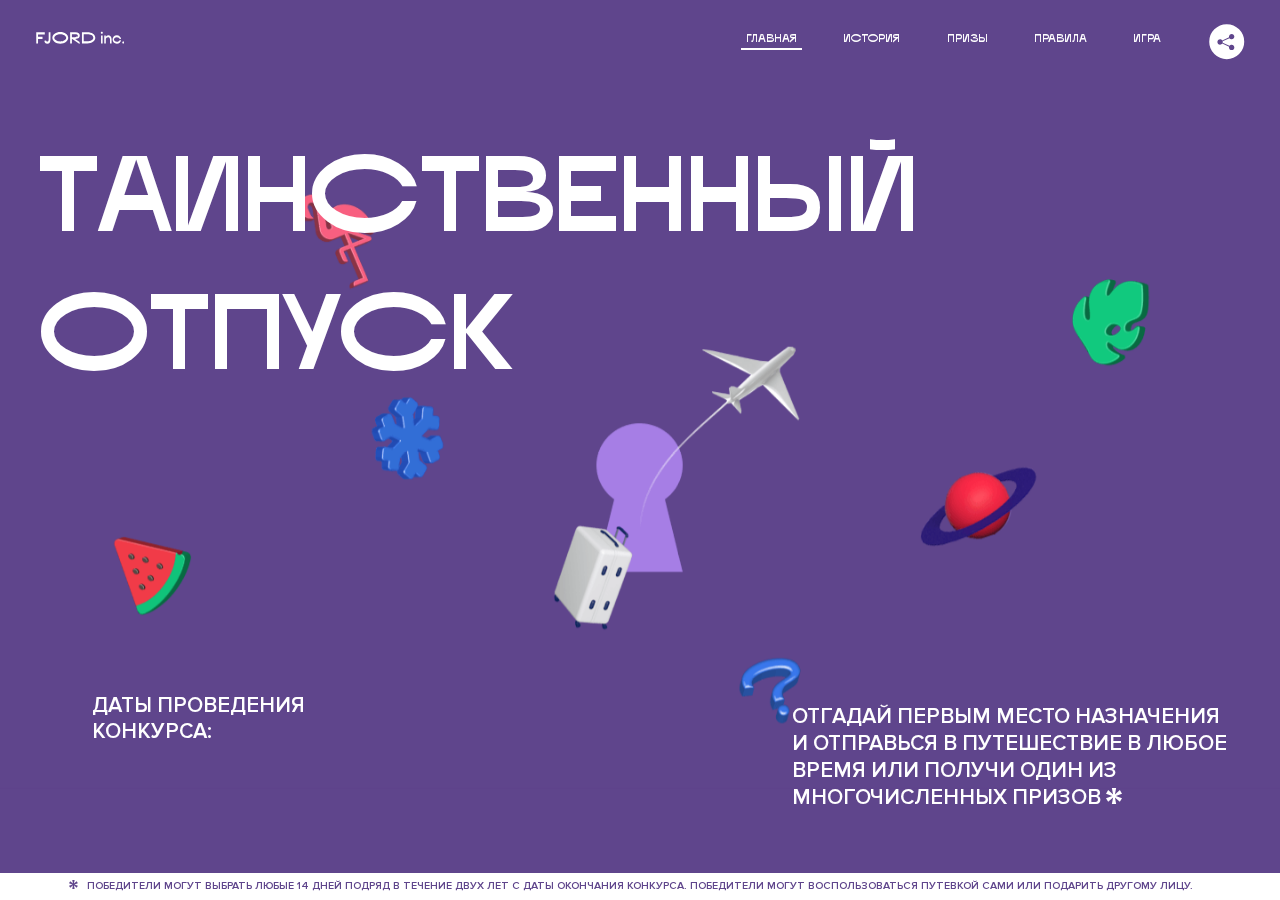
<file: 6/index.html>
<!DOCTYPE html>
<html lang="ru">
<head>
  <meta charset="UTF-8">
  <meta name="description" content="">
  <meta name="viewport" content="width=device-width, initial-scale=1.0">
  <meta http-equiv="X-UA-Compatible" content="ie=edge">
  <title>Mysterious Vacation</title>
  <link rel="stylesheet" href="css/style.min.css">
<link href="css/style.min.css" rel="stylesheet">  <base href="https://htmlacademy-animation.github.io/293513-magic-vacation-1/6/">
</head>
<body>

  <header class="page-header js-header">
    <div class="page-header__wrapper">
      <a href="#" class="page-header__logo" aria-label="Перейти на страницу FJORD.Inc">
        <svg width="100" height="15" viewBox="0 0 100 15" fill="none" xmlns="http://www.w3.org/2000/svg">
          <path d="M0.26 1.4V14H2.276V8.906H7.334V6.44H2.276V3.848H9.872V1.4H0.26ZM12.733 14.36C15.127 14.36 16.243 12.65 16.243 9.5V1.4H14.263V8.96C14.263 11.21 13.723 11.876 12.733 11.876C11.833 11.876 11.473 11.3 11.347 10.58L9.36702 10.94C9.63702 13.046 10.663 14.36 12.733 14.36ZM18.3918 7.7C18.3918 11.372 22.3878 14.36 27.3198 14.36C32.2518 14.36 36.2478 11.372 36.2478 7.7C36.2478 4.028 32.2518 1.04 27.3198 1.04C22.3878 1.04 18.3918 4.028 18.3918 7.7ZM20.6058 7.7C20.6058 5.378 23.6118 3.524 27.3198 3.524C30.9918 3.524 33.9798 5.378 33.9798 7.7C33.9798 10.004 30.9918 11.858 27.3198 11.858C23.6118 11.858 20.6058 10.004 20.6058 7.7ZM40.403 14V8.906H40.799L49.079 14.702V12.38L44.039 8.906H44.201C47.999 8.906 49.277 7.304 49.277 5.162C49.277 3.092 47.999 1.4 44.201 1.4H38.387V14H40.403ZM43.535 3.722C45.785 3.722 47.045 4.136 47.045 5.432C47.045 6.764 45.785 7.034 43.535 7.034H40.403V3.722H43.535ZM51.6936 1.382V14H57.8676C62.7456 14 66.7236 11.534 66.7236 7.7C66.7236 3.848 62.7456 1.382 57.8676 1.382H51.6936ZM53.7096 11.624V3.722H57.5436C61.5396 3.722 64.4916 5.018 64.4916 7.7C64.4916 10.238 61.5396 11.624 57.5436 11.624H53.7096ZM73.1832 14.018H74.9832V5H73.1832V14.018ZM72.9132 1.976C72.9132 2.57 73.3992 3.092 74.0832 3.092C74.7492 3.092 75.2352 2.57 75.2352 1.976C75.2352 1.382 74.7672 0.805999 74.0832 0.805999C73.3812 0.805999 72.9132 1.382 72.9132 1.976ZM76.7867 14H78.5687V9.104C78.7487 8.006 79.5947 6.962 81.0887 6.962C82.1147 6.962 83.2667 7.448 83.2667 9.554V14H85.0487V9.014C85.0487 6.152 83.2307 4.73 81.3587 4.73C79.9187 4.73 79.0727 5.558 78.5687 6.854V5H76.7867V14ZM90.9898 14.27C93.5098 14.27 95.3818 12.506 95.7238 10.328H94.0498C93.7258 11.3 92.6998 12.02 90.9898 12.02C88.8478 12.02 87.7678 10.922 87.7678 9.59C87.7678 8.24 88.8478 6.962 90.9898 6.962C92.7538 6.962 93.7978 7.844 94.0858 8.924H95.7418C95.4358 6.71 93.6178 4.73 90.9898 4.73C88.0918 4.73 86.1298 7.124 86.1298 9.59C86.1298 12.074 88.1278 14.27 90.9898 14.27ZM97.0693 12.938C97.0693 13.658 97.5553 14.144 98.2753 14.144C98.9953 14.144 99.4813 13.658 99.4813 12.938C99.4813 12.2 98.9953 11.714 98.2753 11.714C97.5553 11.714 97.0693 12.2 97.0693 12.938Z" fill="currentColor"></path>
        </svg>
      </a>
      <button class="page-header__toggler js-menu-toggler" type="button" aria-label="Управление мобильным меню"><span>Меню</span></button>
      <nav class="page-header__nav">
        <div class="page-header__menu js-menu" id="menu">
          <ul>
            <li>
              <a class="js-menu-link active" href="#top" data-href="top">главная</a>
            </li>
            <li>
              <a class="js-menu-link" href="#story" data-href="story">история</a>
            </li>
            <li>
              <a class="js-menu-link" href="#prizes" data-href="prizes">призы</a>
            </li>
            <li>
              <a class="js-menu-link" href="#rules" data-href="rules">правила</a>
            </li>
            <li>
              <a class="js-menu-link" href="#game" data-href="game">игра</a>
            </li>
          </ul>
        </div>
        <div class="page-header__social">
          <div class="social-block js-social-block">
            <button class="social-block__toggler" aria-label="Управлять блоком с социальными кнопками">
              <svg width="26" height="22" viewBox="0 0 27 22" fill="none" xmlns="http://www.w3.org/2000/svg">
                <path d="M19.6721 7.43664C21.6273 7.43664 23.213 5.85095 23.213 3.89566C23.213 1.94037 21.6273 0.354675 19.6721 0.354675C17.7168 0.354675 16.1311 1.94037 16.1311 3.89566C16.1311 4.19968 16.1728 4.49178 16.2458 4.77345L7.21751 8.95527C6.57519 8.05214 5.52303 7.46049 4.33078 7.46049C2.37549 7.46049 0.789795 9.04618 0.789795 11.0015C0.789795 12.9568 2.37549 14.5425 4.33078 14.5425C5.52303 14.5425 6.57668 13.9508 7.21751 13.0477L16.2458 17.2295C16.1743 17.5112 16.1311 17.8033 16.1311 18.1073C16.1311 20.0626 17.7168 21.6483 19.6721 21.6483C21.6273 21.6483 23.213 20.0626 23.213 18.1073C23.213 16.152 21.6273 14.5663 19.6721 14.5663C18.4798 14.5663 17.4262 15.158 16.7853 16.0611L7.75701 11.8793C7.82854 11.5976 7.87176 11.3055 7.87176 11.0015C7.87176 10.6974 7.83003 10.4053 7.75701 10.1237L16.7853 5.94186C17.4262 6.84499 18.4783 7.43664 19.6721 7.43664Z" fill="currentColor"></path>
              </svg>
            </button>
            <ul class="social-block__list">
              <li>
                <a class="social-block__link social-block__link--fb" href="#" aria-label="Мы на Facebook">
                  <svg width="8" height="17" viewBox="0 0 8 17" fill="none" xmlns="http://www.w3.org/2000/svg">
                    <path d="M4.24646 16.9899H1.09275L1.05793 8.49828H0V5.30707H1.05793V3.81124C1.05793 1.42084 2.57654 0 5.21735 0H7.41758V3.18585H5.30841C4.28262 3.18585 4.2478 3.48582 4.2478 4.24914V5.30707H7.42964L7.16716 8.49828H4.2478V16.9899H4.24646Z" fill="currentColor"></path>
                  </svg>
                </a>
              </li>
              <li>
                <a class="social-block__link social-block__link--insta" href="#" aria-label="Мы в Instagram">
                  <svg width="15" height="15" viewBox="0 0 15 15" fill="none" xmlns="http://www.w3.org/2000/svg">
                    <path d="M11.0197 0H4.19806C2.14246 0 0.471191 1.66993 0.471191 3.72285V10.5499C0.471191 12.6082 2.14112 14.2727 4.19806 14.2727H11.0197C13.0753 14.2727 14.7466 12.6082 14.7466 10.5499V3.72285C14.7466 1.67127 13.0753 0 11.0197 0ZM11.0197 12.4849H4.19806C3.13076 12.4849 2.26432 11.6158 2.26432 10.5512V3.72419C2.26432 2.65956 3.13076 1.79715 4.19806 1.79715H11.0197C12.087 1.79715 12.9535 2.6609 12.9535 3.72419V10.5512C12.9535 11.6145 12.087 12.4849 11.0197 12.4849Z" fill="currentColor"></path>
                    <path d="M7.60887 3.11084C5.38989 3.11084 3.58203 4.9187 3.58203 7.14036C3.58203 9.35532 5.38989 11.1645 7.60887 11.1645C9.83053 11.1645 11.6357 9.35666 11.6357 7.14036C11.6357 4.9187 9.83053 3.11084 7.60887 3.11084ZM7.60887 9.36871C6.37551 9.36871 5.37784 8.37372 5.37784 7.14036C5.37784 5.90699 6.37551 4.90665 7.60887 4.90665C8.83822 4.90665 9.84259 5.90833 9.84259 7.14036C9.84392 8.37238 8.83822 9.36871 7.60887 9.36871Z" fill="currentColor"></path>
                    <path d="M11.3573 2.35962C10.8256 2.35962 10.3931 2.79752 10.3931 3.32381C10.3931 3.85546 10.8256 4.29336 11.3573 4.29336C11.8862 4.29336 12.3215 3.85546 12.3215 3.32381C12.3215 2.79752 11.8862 2.35962 11.3573 2.35962Z" fill="currentColor"></path>
                  </svg>
                </a>
              </li>
              <li>
                <a class="social-block__link social-block__link--vk" href="#" aria-label="Мы ВКонтакте">
                  <svg width="17" height="10" viewBox="0 0 17 10" fill="none" xmlns="http://www.w3.org/2000/svg">
                    <path d="M14.1234 4.9002C14.1234 4.9002 16.3623 1.72708 16.5866 0.680242C16.6595 0.312285 16.4947 0.103188 16.1069 0.103188C16.1069 0.103188 14.8193 0.103188 14.168 0.103188C13.7235 0.103188 13.5587 0.293278 13.4235 0.579768C13.4235 0.579768 12.3724 2.82553 11.0969 4.24712C10.6861 4.70333 10.4781 4.84318 10.2511 4.84318C10.0646 4.84318 9.98625 4.6911 9.98625 4.27834V0.649016C9.98625 0.147997 9.92545 0.00135496 9.5066 0.00135496H6.39628C6.15578 0.00135496 6.0085 0.134417 6.0085 0.324506C6.0085 0.801084 6.73406 0.908351 6.73406 2.20231V4.87305C6.73406 5.40529 6.70569 5.61575 6.45303 5.61575C5.78016 5.61575 4.19528 3.30618 3.30623 0.678887C3.12923 0.145282 2.93737 0 2.43475 0H0.486409C0.205373 0 0 0.190085 0 0.476576C0 0.991172 0.60666 3.40801 2.99277 6.64358C4.59927 8.8201 6.70569 10 8.60269 10C9.76196 10 10.0416 9.80312 10.0416 9.31432V7.63883C10.0416 7.22607 10.2065 7.04956 10.4429 7.04956C10.7078 7.04956 11.1847 7.13238 12.2805 8.22268C13.5843 9.47862 13.6762 10 14.3896 10H16.5676C16.7919 10 17 9.89273 17 9.52342C17 9.02919 16.3623 8.15343 15.384 7.10659C14.9801 6.56755 14.3302 5.98914 14.1248 5.72301C13.8275 5.40801 13.9154 5.23014 14.1234 4.9002Z" fill="currentColor"></path>
                  </svg>
                </a>
              </li>
            </ul>
          </div>
        </div>
      </nav>
    </div>
  </header>

  <main class="page-content">

    <section class="animation-screen"></section>

    <section class="screen screen--hidden screen--intro js-scrollspy" id="top">
      <div class="screen__wrapper">
        <div class="intro">
          <h1 class="intro__title">Таинственный отпуск</h1>
          <div class="intro__content">
            <div class="intro__info">
              <p class="intro__label">Даты проведения конкурса:</p>
              <p class="intro__date">01 — 31.05 / 2020</p>
            </div>
            <div class="intro__message">
              <p>
                Отгадай первым место назначения и&nbsp;отправься в&nbsp;путешествие в&nbsp;любое время или получи один из многочисленных призов
                <svg width="16" height="16" viewBox="0 0 10 10" fill="none" xmlns="http://www.w3.org/2000/svg">
                  <path d="M0 6.35337L3.90271 4.99012L0 3.64663L1.34615 1.32374L4.44287 4.01073L3.67364 0H6.34615L5.57692 4.01073L8.65385 1.32374L10 3.64663L6.13405 4.99012L10 6.35337L8.65385 8.65651L5.57692 5.98927L6.34615 10H3.67364L4.44287 5.96952L1.34615 8.65651L0 6.35337Z" fill="currentColor"></path>
                </svg>
              </p>
            </div>
          </div>
        </div>
      </div>
      <div class="screen__footer js-footer">
        <button class="screen__footer-enlarge js-footer-toggler" type="button" aria-label="Показать сообщение">
          <svg width="10" height="10" viewBox="0 0 10 10" fill="none" xmlns="http://www.w3.org/2000/svg">
            <path d="M0 6.35337L3.90271 4.99012L0 3.64663L1.34615 1.32374L4.44287 4.01073L3.67364 0H6.34615L5.57692 4.01073L8.65385 1.32374L10 3.64663L6.13405 4.99012L10 6.35337L8.65385 8.65651L5.57692 5.98927L6.34615 10H3.67364L4.44287 5.96952L1.34615 8.65651L0 6.35337Z" fill="currentColor"></path>
          </svg>
        </button>
        <button class="screen__footer-collapse js-footer-toggler" type="button" aria-label="Скрыть сообщение">
          <svg width="13" height="13" viewBox="0 0 13 13" fill="none" xmlns="http://www.w3.org/2000/svg">
            <line x1="12.3536" y1="0.353553" x2="0.738349" y2="11.9688" stroke="currentColor"></line>
            <line x1="0.738319" y1="0.539925" x2="12.3535" y2="12.1551" stroke="currentColor"></line>
          </svg>
        </button>
        <div class="screen__footer-wrapper">
          <div class="screen__footer-announce">
            <p class="screen__footer-label">Даты проведения конкурса:</p>
            <p class="screen__footer-date">01 — 31.05 / 2020</p>
          </div>
          <div class="screen__footer-note">
            <p>
              <svg width="10" height="10" viewBox="0 0 10 10" fill="none" xmlns="http://www.w3.org/2000/svg">
                <path d="M0 6.35337L3.90271 4.99012L0 3.64663L1.34615 1.32374L4.44287 4.01073L3.67364 0H6.34615L5.57692 4.01073L8.65385 1.32374L10 3.64663L6.13405 4.99012L10 6.35337L8.65385 8.65651L5.57692 5.98927L6.34615 10H3.67364L4.44287 5.96952L1.34615 8.65651L0 6.35337Z" fill="currentColor"></path>
              </svg>
              <span>Победители могут выбрать любые 14 дней подряд в&nbsp;течение двух лет с&nbsp;даты окончания конкурса. Победители могут воспользоваться путевкой сами или подарить другому лицу.</span>
            </p>
          </div>
        </div>
      </div>
    </section>

    <section class="screen screen--hidden screen--story js-scrollspy" id="story">

      <div class="slider swiper-container js-slider">

        <div class="swiper-wrapper">

          <div class="slider__item swiper-slide">
            <h2 class="slider__item-title">История</h2>
            <p class="slider__item-text">Джеймс Таргет был основателем компании &laquo;Fjord Inc.&raquo;. С&nbsp;1965 года &laquo;Fjord Inc.&raquo; прославилась надёжными и&nbsp;удобными чемоданами и&nbsp;аксессуарами для туристов.</p>
          </div>

          <div class="slider__item swiper-slide">
            <p class="slider__item-text">Когда Джеймсу было 7&nbsp;лет, в&nbsp;их&nbsp;доме гостил дядюшка и&nbsp;развлекал детей рассказами о&nbsp;своей поездке в&nbsp;место, показавшееся малышу Таргету невероятным. Тогда Джеймс решил, что однажды посетит его, но&nbsp;не&nbsp;будет рассказывать о&nbsp;мечте, пока не&nbsp;осуществит.</p>
          </div>

          <div class="slider__item swiper-slide">
            <p class="slider__item-text">Джеймс Таргет стал увлеченным путешественником. Он&nbsp;посетил 5&nbsp;континентов, 126&nbsp;стран.</p>
          </div>

          <div class="slider__item swiper-slide">
            <p class="slider__item-text">Он&nbsp;сплавлялся по&nbsp;Амазонке и&nbsp;погружался в&nbsp;пещеры Франции, медитировал в&nbsp;горах Тибета и&nbsp;пожимал руку вождя племени Акугауа.</p>
          </div>

          <div class="slider__item swiper-slide">
            <p class="slider__item-text">Из&nbsp;своих поездок Джеймс Таргет привозил идеи, как сделать свои чемоданы &laquo;Fjord Inc.&raquo; удобными и&nbsp;приспособленными к&nbsp;разным дорожным условиям.</p>
          </div>

          <div class="slider__item swiper-slide">
            <p class="slider__item-text">Всё это время Джеймс не&nbsp;оставлял идею поездки своей мечты. Однако, как только он&nbsp;брался за&nbsp;планирование, возникали препятствия, не&nbsp;позволяющие отправиться туда.</p>
          </div>

          <div class="slider__item swiper-slide">
            <p class="slider__item-text">В&nbsp;возрасте 67&nbsp;лет Джеймс Таргет попал под лавину и&nbsp;погиб. В&nbsp;своём завещании он&nbsp;поручил отправить в&nbsp;заветное путешествие трёх смельчаков, единых с&nbsp;ним духом.</p>
          </div>

          <div class="slider__item swiper-slide">
            <p class="slider__item-text">Тех, кто сможет узнать таинственное место, задавая вопросы специально обученному ИИ&nbsp;&laquo;Соне&raquo;, ждет фантастическое путешествие.</p>
          </div>
        </div>
        <div class="slider__controls">
          <button class="slider__control slider__control--prev js-control-prev" type="button" aria-label="Показать предыдущую историю">
            <svg width="12" height="22" viewBox="0 0 12 22" fill="none" xmlns="http://www.w3.org/2000/svg">
              <path d="M11 1L1 11L11 21" stroke="currentColor" stroke-width="2" stroke-linejoin="round"></path>
            </svg>
          </button>
          <button class="slider__control slider__control--next js-control-next" type="button" aria-label="Показать следующую историю">
            <svg width="12" height="22" viewBox="0 0 12 22" fill="none" xmlns="http://www.w3.org/2000/svg">
              <path d="M1 1L11 11L1 21" stroke="currentColor" stroke-width="2" stroke-linejoin="round"></path>
            </svg>
          </button>
        </div>
        <div class="slider__pagination swiper-pagination"></div>
      </div>
    </section>

    <section class="screen screen--hidden screen--prizes js-scrollspy" id="prizes">
      <div class="screen__wrapper">
        <div class="prizes">
          <h2 class="prizes__title">ПРизы</h2>
          <div class="prizes__lead">
            <p>Найди ответ и&nbsp;получи один из&nbsp;призов:</p>
          </div>
          <ul class="prizes__list">
            <li class="prizes__item prizes__item--journeys">
              <div class="prizes__icon">
                <picture>
                  <source srcset="img/prize1-mob.svg" media="(orientation: portrait)">
                  <img src="img/prize1.svg" alt="">
                </picture>
              </div>
              <p class="prizes__desc">
                <b>3</b>
                <span>загадочных путешествия</span>
              </p>
            </li>
            <li class="prizes__item prizes__item--cases">
              <div class="prizes__icon">
                <picture>
                  <source srcset="img/prize2-mob.svg" media="(orientation: portrait)">
                  <img src="img/prize2.svg" alt="">
                </picture>
              </div>
              <p class="prizes__desc">
                <b>7</b>
                <span>надежных чемоданов</span>
              </p>
            </li>
            <li class="prizes__item prizes__item--codes">
              <div class="prizes__icon">
                <picture>
                  <source srcset="img/prize3-mob.svg" media="(orientation: portrait)">
                  <img src="img/prize3.svg" alt="">
                </picture>
              </div>
              <p class="prizes__desc">
                <b>900</b>
                <span>
                  промокодов на&nbsp;скидку 15%
                  <svg width="10" height="10" viewBox="0 0 10 10" fill="none" xmlns="http://www.w3.org/2000/svg">
                    <path d="M0 6.35337L3.90271 4.99012L0 3.64663L1.34615 1.32374L4.44287 4.01073L3.67364 0H6.34615L5.57692 4.01073L8.65385 1.32374L10 3.64663L6.13405 4.99012L10 6.35337L8.65385 8.65651L5.57692 5.98927L6.34615 10H3.67364L4.44287 5.96952L1.34615 8.65651L0 6.35337Z" fill="currentColor"></path>
                  </svg>
                </span>
              </p>
            </li>
          </ul>
        </div>
      </div>
      <div class="screen__footer js-footer">
        <button class="screen__footer-enlarge js-footer-toggler" type="button" aria-label="Показать сообщение">
          <svg width="10" height="10" viewBox="0 0 10 10" fill="none" xmlns="http://www.w3.org/2000/svg">
            <path d="M0 6.35337L3.90271 4.99012L0 3.64663L1.34615 1.32374L4.44287 4.01073L3.67364 0H6.34615L5.57692 4.01073L8.65385 1.32374L10 3.64663L6.13405 4.99012L10 6.35337L8.65385 8.65651L5.57692 5.98927L6.34615 10H3.67364L4.44287 5.96952L1.34615 8.65651L0 6.35337Z" fill="currentColor"></path>
          </svg>
        </button>
        <button class="screen__footer-collapse js-footer-toggler" type="button" aria-label="Скрыть сообщение">
          <svg width="13" height="13" viewBox="0 0 13 13" fill="none" xmlns="http://www.w3.org/2000/svg">
            <line x1="12.3536" y1="0.353553" x2="0.738349" y2="11.9688" stroke="currentColor"></line>
            <line x1="0.738319" y1="0.539925" x2="12.3535" y2="12.1551" stroke="currentColor"></line>
          </svg>
        </button>
        <div class="screen__footer-wrapper">
          <div class="screen__footer-announce">
            <p class="screen__footer-label">Даты проведения конкурса:</p>
            <p class="screen__footer-date">01 — 31.05 / 2020</p>
          </div>
          <div class="screen__footer-note">
            <p>
              <svg width="10" height="10" viewBox="0 0 10 10" fill="none" xmlns="http://www.w3.org/2000/svg">
                <path d="M0 6.35337L3.90271 4.99012L0 3.64663L1.34615 1.32374L4.44287 4.01073L3.67364 0H6.34615L5.57692 4.01073L8.65385 1.32374L10 3.64663L6.13405 4.99012L10 6.35337L8.65385 8.65651L5.57692 5.98927L6.34615 10H3.67364L4.44287 5.96952L1.34615 8.65651L0 6.35337Z" fill="currentColor"></path>
              </svg>
              <span>Скидка&nbsp;15% на&nbsp;единоразовое приобретение путёвки с&nbsp;1&nbsp;июня 2020 по&nbsp;31&nbsp;мая 2022&nbsp;года. Суммируется с&nbsp;другими акциями</span>
            </p>
          </div>
        </div>
      </div>
    </section>

    <section class="screen screen--hidden screen--rules js-scrollspy" id="rules">
      <div class="screen__wrapper">
        <div class="rules">
          <h2 class="rules__title">Правила</h2>
          <div class="rules__lead">
            <p>Для того чтобы получить наследство Джеймса Таргета, тебе нужно выведать у&nbsp;&laquo;Сони&raquo;, куда предстоит отправиться тебе в&nbsp;случае победы</p>
          </div>
          <ol class="rules__list">
            <li class="rules__item">
              <p>Тебе отводится <br>5&nbsp;минут</p>
            </li>
            <li class="rules__item">
              <p>Задавай любые вопросы в&nbsp;текстовом поле</p>
            </li>
            <li class="rules__item">
              <p>Нажимай кнопку &laquo;Узнать&raquo;, чтобы получить ответ</p>
            </li>
            <li class="rules__item">
              <p>&laquo;Соня&raquo; может отвечать только&nbsp;Да или Нет</p>
            </li>
          </ol>
          <a href="#game" class="rules__link btn">Погнали!</a>
        </div>
      </div>
      <div class="screen__disclaimer">
        <div class="disclaimer">
          <ul>
            <li>
              <a href="#">Правовая информация</a>
            </li>
            <li>
              <a href="#">Подробные правила</a>
            </li>
          </ul>
        </div>
      </div>
    </section>

    <section class="screen screen--hidden screen--game js-scrollspy" id="game">
      <div class="screen__wrapper">
        <div class="game">
          <div class="game__header">
            <h2 class="game__title">Игра</h2>
            <div class="game__counter">
              <span>05</span>:<span>00</span>
            </div>
          </div>
          <div class="game__body">
            <div class="chat">
              <div class="chat__body js-chat">
                <ul class="chat__list" id="messages"></ul>
              </div>
              <div class="chat__footer">
                <form action="#" method="post" class="form" id="message-form">
                  <label for="message-field" class="visually-hidden">Поле для ввода вопроса</label>
                  <input type="text" class="form__field" id="message-field">
                  <button class="form__button btn">
                    Узнать
                    <svg width="18" height="19" viewBox="0 0 18 19" fill="none" xmlns="http://www.w3.org/2000/svg">
                      <path stroke="currentColor" stroke-width="2" d="M9 19V1"></path>
                      <path d="M1 9l8-8 8 8" stroke="currentColor" stroke-width="2" stroke-linejoin="round"></path>
                    </svg>
                  </button>
                </form>
              </div>
            </div>
          </div>
          <!-- временные кнопки для показа результата -->
          <div class="game__buttons">
            <button class="game__button btn js-show-result" type="button" data-target="result">Положительный результат</button>
            <button class="game__button btn js-show-result" type="button" data-target="result2">Положительный результат - 2</button>
            <button class="game__button btn js-show-result" type="button" data-target="result3">Отрицательный результат</button>
          </div>
        </div>
      </div>
    </section>

    <section class="screen screen--hidden screen--result" id="result">
      <div class="screen__wrapper">
        <div class="result result--trip">
          <div class="result__image">
            <picture>
              <source srcset="img/result1-mob.png 1x, img/result1-mob@2x.png 2x" media="(max-width: 768px) and (orientation: portrait)">
              <img src="img/result1.png" srcset="img/result1@2x.png 2x" alt="">
            </picture>
          </div>
          <h2 class="result__title">
            <span class="visually-hidden">ПОбеда!</span>
            <svg xmlns="http://www.w3.org/2000/svg" viewBox="0 0 568.85 109.24">
              <path d="M16,24.44V92H2.6V8H75V92H61.52V24.44H16Z" transform="translate(-2.1 -1.5)" fill="none" stroke="currentColor"></path>
              <path d="M148.76,5.6c32.88,0,59.52,19.92,59.52,44.4s-26.64,44.4-59.52,44.4S89.24,74.48,89.24,50,115.88,5.6,148.76,5.6Zm0,72.12c24.48,0,44.4-12.36,44.4-27.72s-19.92-27.84-44.4-27.84C124,22.16,104,34.52,104,50S124,77.72,148.76,77.72Z" transform="translate(-2.1 -1.5)" fill="none" stroke="currentColor"></path>
              <path d="M287.36,8V24.44H236v14.4h25.32c25.44,0,34,11.16,34,26.52,0,15.6-8.52,26.64-34,26.64H222.56V8h64.8ZM256.88,76.52c15.12,0,23.52-2,23.52-11.52S272,54.44,256.88,54.44H236V76.52h20.88Z" transform="translate(-2.1 -1.5)" fill="none" stroke="currentColor"></path>
              <path d="M371.47,8V24.44H320.84V41.6h33.6V58h-33.6V75.56h50.64V92H307.4V8h64.08Z" transform="translate(-2.1 -1.5)" fill="none" stroke="currentColor"></path>
              <path d="M382.39,110.24V75.56h7.44c4.56-4.68,7.8-18.36,8.76-56L399,8h48.6V75.56h10v34.68H442.87V92H397v18.24H382.39Zm51.72-34.68V24.44H411.55v3.12c-0.48,22.44-3.24,37.68-7.2,48h29.76Z" transform="translate(-2.1 -1.5)" fill="none" stroke="currentColor"></path>
              <path d="M463.75,92l28-84h27.12l28.08,84H533.47l-7.8-23.52h-37.8L480.07,92H463.75Zm56.64-40L507,11.84,493.51,52h26.88Z" transform="translate(-2.1 -1.5)" fill="none" stroke="currentColor"></path>
              <path d="M554.12,70.4L555.55,2H569l1.44,68.4H554.12Zm8.28,6.36c4.8,0,8,3.24,8,8.16a8,8,0,1,1-16.08,0C554.35,80,557.59,76.76,562.39,76.76Z" transform="translate(-2.1 -1.5)" fill="none" stroke="currentColor"></path>
            </svg>
          </h2>
          <div class="result__text">
            <p>ты&nbsp;отправляешься в&nbsp;Арктику!</p>
          </div>
          <div class="result__form">
            <form action="#" method="post" class="form form--result">
              <label for="email-field" class="form__label">зарегистрируй результат</label>
              <input type="email" class="form__field" id="email-field" placeholder="e-mail для регистации результата и получения приза" required="">
              <button class="form__button btn">
                отправить
                <svg width="18" height="19" viewBox="0 0 18 19" fill="none" xmlns="http://www.w3.org/2000/svg">
                  <path stroke="currentColor" stroke-width="2" d="M9 19V1"></path>
                  <path d="M1 9l8-8 8 8" stroke="currentColor" stroke-width="2" stroke-linejoin="round"></path>
                </svg>
              </button>
            </form>
          </div>
        </div>
      </div>
    </section>

    <section class="screen screen--hidden screen--result" id="result2">
      <div class="screen__wrapper">
        <div class="result result--prize">
          <div class="result__image">
            <picture>
              <source srcset="img/result2-mob.png 1x, img/result2-mob@2x.png 2x" media="(max-width: 768px) and (orientation: portrait)">
              <img src="img/result2.png" srcset="img/result2@2x.png 2x" alt="">
            </picture>
          </div>
          <h2 class="result__title">
            <span class="visually-hidden">ПОбеда!</span>
            <svg xmlns="http://www.w3.org/2000/svg" viewBox="0 0 568.85 109.24">
              <path d="M16,24.44V92H2.6V8H75V92H61.52V24.44H16Z" transform="translate(-2.1 -1.5)" fill="none" stroke="currentColor"></path>
              <path d="M148.76,5.6c32.88,0,59.52,19.92,59.52,44.4s-26.64,44.4-59.52,44.4S89.24,74.48,89.24,50,115.88,5.6,148.76,5.6Zm0,72.12c24.48,0,44.4-12.36,44.4-27.72s-19.92-27.84-44.4-27.84C124,22.16,104,34.52,104,50S124,77.72,148.76,77.72Z" transform="translate(-2.1 -1.5)" fill="none" stroke="currentColor"></path>
              <path d="M287.36,8V24.44H236v14.4h25.32c25.44,0,34,11.16,34,26.52,0,15.6-8.52,26.64-34,26.64H222.56V8h64.8ZM256.88,76.52c15.12,0,23.52-2,23.52-11.52S272,54.44,256.88,54.44H236V76.52h20.88Z" transform="translate(-2.1 -1.5)" fill="none" stroke="currentColor"></path>
              <path d="M371.47,8V24.44H320.84V41.6h33.6V58h-33.6V75.56h50.64V92H307.4V8h64.08Z" transform="translate(-2.1 -1.5)" fill="none" stroke="currentColor"></path>
              <path d="M382.39,110.24V75.56h7.44c4.56-4.68,7.8-18.36,8.76-56L399,8h48.6V75.56h10v34.68H442.87V92H397v18.24H382.39Zm51.72-34.68V24.44H411.55v3.12c-0.48,22.44-3.24,37.68-7.2,48h29.76Z" transform="translate(-2.1 -1.5)" fill="none" stroke="currentColor"></path>
              <path d="M463.75,92l28-84h27.12l28.08,84H533.47l-7.8-23.52h-37.8L480.07,92H463.75Zm56.64-40L507,11.84,493.51,52h26.88Z" transform="translate(-2.1 -1.5)" fill="none" stroke="currentColor"></path>
              <path d="M554.12,70.4L555.55,2H569l1.44,68.4H554.12Zm8.28,6.36c4.8,0,8,3.24,8,8.16a8,8,0,1,1-16.08,0C554.35,80,557.59,76.76,562.39,76.76Z" transform="translate(-2.1 -1.5)" fill="none" stroke="currentColor"></path>
            </svg>
          </h2>
          <div class="result__text">
            <p>чемодан &laquo;Fjord&nbsp;Inc.&raquo;&nbsp;твой</p>
          </div>
          <div class="result__form">
            <form action="#" method="post" class="form form--result">
              <label for="email-field2" class="form__label">зарегистрируй результат</label>
              <input type="email" class="form__field" id="email-field2" placeholder="e-mail для регистации результата и получения приза" required="">
              <button class="form__button btn">
                отправить
                <svg width="18" height="19" viewBox="0 0 18 19" fill="none" xmlns="http://www.w3.org/2000/svg">
                  <path stroke="currentColor" stroke-width="2" d="M9 19V1"></path>
                  <path d="M1 9l8-8 8 8" stroke="currentColor" stroke-width="2" stroke-linejoin="round"></path>
                </svg>
              </button>
            </form>
          </div>
        </div>
      </div>
    </section>

    <section class="screen screen--hidden screen--result" id="result3">
      <div class="screen__wrapper">
        <div class="result result--negative">
          <div class="result__image">
            <picture>
              <source srcset="img/result3-mob.png 1x, img/result3-mob@2x.png 2x" media="(max-width: 768px) and (orientation: portrait)">
              <img src="img/result3.png" srcset="img/result3@2x.png 2x" alt="">
            </picture>
          </div>
          <h2 class="result__title">
            <span class="visually-hidden">Не угадал!</span>
            <svg xmlns="http://www.w3.org/2000/svg" viewBox="0 0 660.77 109.24">
              <path d="M2.66,92V8H16.1V42.2H53.3V8H66.74V92H53.3V58.64H16.1V92H2.66Z" transform="translate(-2.16 -1.5)" fill="none" stroke="currentColor"></path>
              <path d="M147.62,8V24.44H97V41.6h33.6V58H97V75.56h50.64V92H83.54V8h64.08Z" transform="translate(-2.16 -1.5)" fill="none" stroke="currentColor"></path>
              <path d="M199.22,8l20.52,42.36L235.34,8h16.44l-31,84H204.38l9.48-25.92L185.78,8h13.44Z" transform="translate(-2.16 -1.5)" fill="none" stroke="currentColor"></path>
              <path d="M273.74,24.44V92H260.3V8h50.16V24.44H273.74Z" transform="translate(-2.16 -1.5)" fill="none" stroke="currentColor"></path>
              <path d="M307.1,92l28-84h27.12l28.08,84H376.82L369,68.48h-37.8L323.42,92H307.1Zm56.64-40L350.3,11.84,336.86,52h26.88Z" transform="translate(-2.16 -1.5)" fill="none" stroke="currentColor"></path>
              <path d="M396.38,110.24V75.56h7.44c4.56-4.68,7.8-18.36,8.76-56L412.94,8h48.6V75.56h10v34.68H456.86V92H411v18.24H396.38ZM448.1,75.56V24.44H425.54v3.12c-0.48,22.44-3.24,37.68-7.2,48H448.1Z" transform="translate(-2.16 -1.5)" fill="none" stroke="currentColor"></path>
              <path d="M477.74,92l28-84h27.12L560.9,92H547.46l-7.8-23.52h-37.8L494.06,92H477.74Zm56.64-40-13.44-40.2L507.5,52h26.88Z" transform="translate(-2.16 -1.5)" fill="none" stroke="currentColor"></path>
              <path d="M568.7,76.88a13.77,13.77,0,0,0,5,1c6.6,0,10.44-6.24,12-58.32L586.22,8h46.2V92H619V24.44H598.82l-0.12,3.12C597.14,81,589,94.4,573.74,94.4a28.55,28.55,0,0,1-6.72-.84Z" transform="translate(-2.16 -1.5)" fill="none" stroke="currentColor"></path>
              <path d="M646.1,70.4L647.54,2H661l1.44,68.4H646.1Zm8.28,6.36c4.8,0,8,3.24,8,8.16a8,8,0,0,1-16.08,0C646.34,80,649.58,76.76,654.38,76.76Z" transform="translate(-2.16 -1.5)" fill="none" stroke="currentColor"></path>
            </svg>
          </h2>
          <button class="result__button js-play" type="button">
            не сдавайся!
            <span>
              <svg width="27" height="22" viewBox="0 0 27 22" fill="none" xmlns="http://www.w3.org/2000/svg">
                <path d="M10.6899 1.47998C5.42992 1.47998 1.16992 5.73998 1.16992 11C1.16992 16.26 5.42992 20.52 10.6899 20.52C15.9499 20.52 20.2099 16.26 20.2099 11V7.13998" stroke="currentColor" stroke-width="2" stroke-miterlimit="10"></path>
                <path d="M15.1099 12.5099L20.1499 7.13989L25.3099 12.6299" stroke="currentColor" stroke-width="2" stroke-miterlimit="10" stroke-linejoin="round"></path>
              </svg>
            </span>
          </button>
        </div>
      </div>
    </section>

    <section class="screen__bg"></section>
  </main>

<script src="js/script.js"></script></body>
</html>
</file>
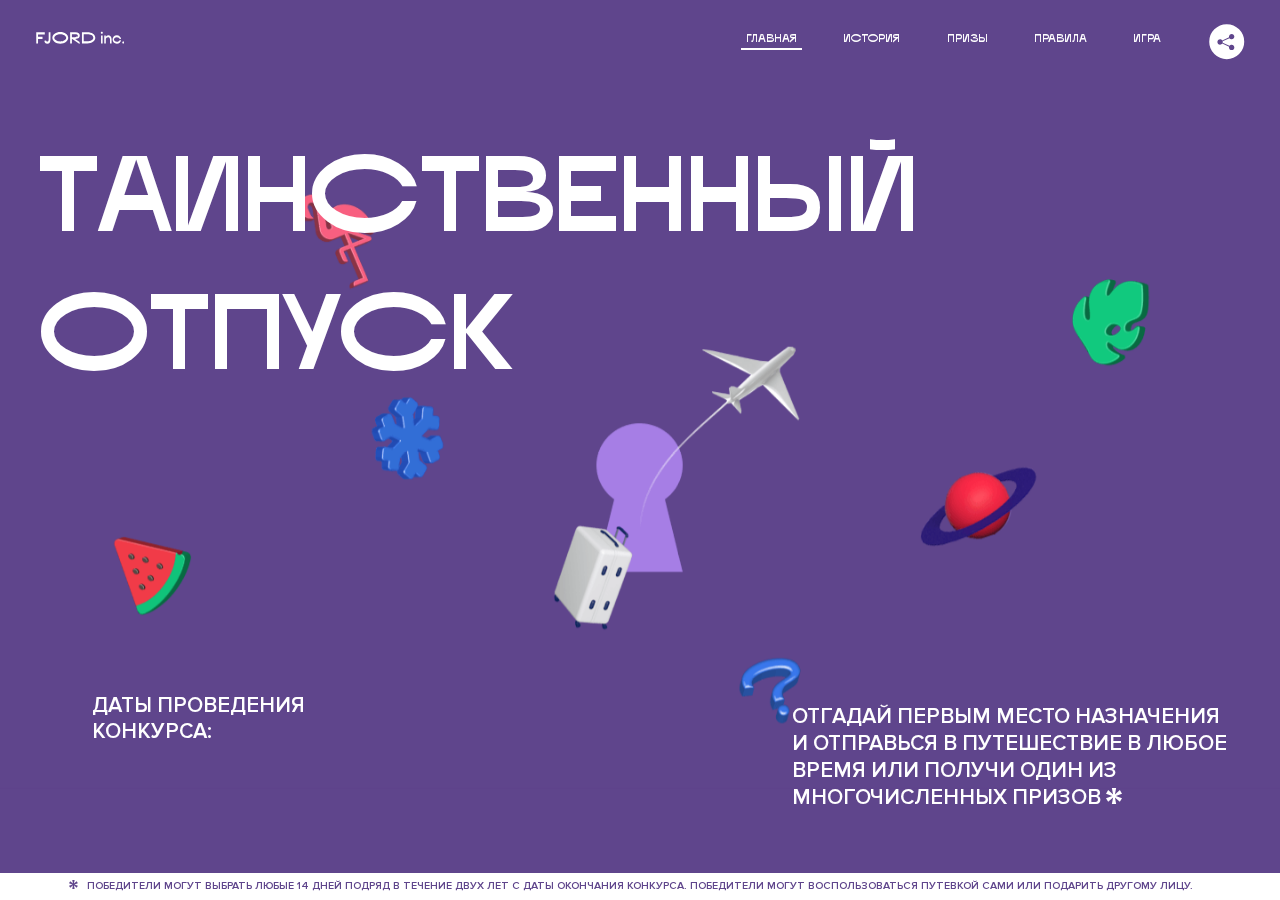
<file: 7/index.html>
<!DOCTYPE html>
<html lang="ru">
<head>
  <meta charset="UTF-8">
  <meta name="description" content="">
  <meta name="viewport" content="width=device-width, initial-scale=1.0">
  <meta http-equiv="X-UA-Compatible" content="ie=edge">
  <title>Mysterious Vacation</title>
  <link rel="stylesheet" href="css/style.min.css">
<link href="css/style.min.css" rel="stylesheet">  <base href="https://htmlacademy-animation.github.io/293513-magic-vacation-1/7/">
</head>
<body>

  <header class="page-header js-header">
    <div class="page-header__wrapper">
      <a href="#" class="page-header__logo" aria-label="Перейти на страницу FJORD.Inc">
        <svg width="100" height="15" viewBox="0 0 100 15" fill="none" xmlns="http://www.w3.org/2000/svg">
          <path d="M0.26 1.4V14H2.276V8.906H7.334V6.44H2.276V3.848H9.872V1.4H0.26ZM12.733 14.36C15.127 14.36 16.243 12.65 16.243 9.5V1.4H14.263V8.96C14.263 11.21 13.723 11.876 12.733 11.876C11.833 11.876 11.473 11.3 11.347 10.58L9.36702 10.94C9.63702 13.046 10.663 14.36 12.733 14.36ZM18.3918 7.7C18.3918 11.372 22.3878 14.36 27.3198 14.36C32.2518 14.36 36.2478 11.372 36.2478 7.7C36.2478 4.028 32.2518 1.04 27.3198 1.04C22.3878 1.04 18.3918 4.028 18.3918 7.7ZM20.6058 7.7C20.6058 5.378 23.6118 3.524 27.3198 3.524C30.9918 3.524 33.9798 5.378 33.9798 7.7C33.9798 10.004 30.9918 11.858 27.3198 11.858C23.6118 11.858 20.6058 10.004 20.6058 7.7ZM40.403 14V8.906H40.799L49.079 14.702V12.38L44.039 8.906H44.201C47.999 8.906 49.277 7.304 49.277 5.162C49.277 3.092 47.999 1.4 44.201 1.4H38.387V14H40.403ZM43.535 3.722C45.785 3.722 47.045 4.136 47.045 5.432C47.045 6.764 45.785 7.034 43.535 7.034H40.403V3.722H43.535ZM51.6936 1.382V14H57.8676C62.7456 14 66.7236 11.534 66.7236 7.7C66.7236 3.848 62.7456 1.382 57.8676 1.382H51.6936ZM53.7096 11.624V3.722H57.5436C61.5396 3.722 64.4916 5.018 64.4916 7.7C64.4916 10.238 61.5396 11.624 57.5436 11.624H53.7096ZM73.1832 14.018H74.9832V5H73.1832V14.018ZM72.9132 1.976C72.9132 2.57 73.3992 3.092 74.0832 3.092C74.7492 3.092 75.2352 2.57 75.2352 1.976C75.2352 1.382 74.7672 0.805999 74.0832 0.805999C73.3812 0.805999 72.9132 1.382 72.9132 1.976ZM76.7867 14H78.5687V9.104C78.7487 8.006 79.5947 6.962 81.0887 6.962C82.1147 6.962 83.2667 7.448 83.2667 9.554V14H85.0487V9.014C85.0487 6.152 83.2307 4.73 81.3587 4.73C79.9187 4.73 79.0727 5.558 78.5687 6.854V5H76.7867V14ZM90.9898 14.27C93.5098 14.27 95.3818 12.506 95.7238 10.328H94.0498C93.7258 11.3 92.6998 12.02 90.9898 12.02C88.8478 12.02 87.7678 10.922 87.7678 9.59C87.7678 8.24 88.8478 6.962 90.9898 6.962C92.7538 6.962 93.7978 7.844 94.0858 8.924H95.7418C95.4358 6.71 93.6178 4.73 90.9898 4.73C88.0918 4.73 86.1298 7.124 86.1298 9.59C86.1298 12.074 88.1278 14.27 90.9898 14.27ZM97.0693 12.938C97.0693 13.658 97.5553 14.144 98.2753 14.144C98.9953 14.144 99.4813 13.658 99.4813 12.938C99.4813 12.2 98.9953 11.714 98.2753 11.714C97.5553 11.714 97.0693 12.2 97.0693 12.938Z" fill="currentColor"></path>
        </svg>
      </a>
      <button class="page-header__toggler js-menu-toggler" type="button" aria-label="Управление мобильным меню"><span>Меню</span></button>
      <nav class="page-header__nav">
        <div class="page-header__menu js-menu" id="menu">
          <ul>
            <li>
              <a class="js-menu-link active" href="#top" data-href="top">главная</a>
            </li>
            <li>
              <a class="js-menu-link" href="#story" data-href="story">история</a>
            </li>
            <li>
              <a class="js-menu-link" href="#prizes" data-href="prizes">призы</a>
            </li>
            <li>
              <a class="js-menu-link" href="#rules" data-href="rules">правила</a>
            </li>
            <li>
              <a class="js-menu-link" href="#game" data-href="game">игра</a>
            </li>
          </ul>
        </div>
        <div class="page-header__social">
          <div class="social-block js-social-block">
            <button class="social-block__toggler" aria-label="Управлять блоком с социальными кнопками">
              <svg width="26" height="22" viewBox="0 0 27 22" fill="none" xmlns="http://www.w3.org/2000/svg">
                <path d="M19.6721 7.43664C21.6273 7.43664 23.213 5.85095 23.213 3.89566C23.213 1.94037 21.6273 0.354675 19.6721 0.354675C17.7168 0.354675 16.1311 1.94037 16.1311 3.89566C16.1311 4.19968 16.1728 4.49178 16.2458 4.77345L7.21751 8.95527C6.57519 8.05214 5.52303 7.46049 4.33078 7.46049C2.37549 7.46049 0.789795 9.04618 0.789795 11.0015C0.789795 12.9568 2.37549 14.5425 4.33078 14.5425C5.52303 14.5425 6.57668 13.9508 7.21751 13.0477L16.2458 17.2295C16.1743 17.5112 16.1311 17.8033 16.1311 18.1073C16.1311 20.0626 17.7168 21.6483 19.6721 21.6483C21.6273 21.6483 23.213 20.0626 23.213 18.1073C23.213 16.152 21.6273 14.5663 19.6721 14.5663C18.4798 14.5663 17.4262 15.158 16.7853 16.0611L7.75701 11.8793C7.82854 11.5976 7.87176 11.3055 7.87176 11.0015C7.87176 10.6974 7.83003 10.4053 7.75701 10.1237L16.7853 5.94186C17.4262 6.84499 18.4783 7.43664 19.6721 7.43664Z" fill="currentColor"></path>
              </svg>
            </button>
            <ul class="social-block__list">
              <li>
                <a class="social-block__link social-block__link--fb" href="#" aria-label="Мы на Facebook">
                  <svg width="8" height="17" viewBox="0 0 8 17" fill="none" xmlns="http://www.w3.org/2000/svg">
                    <path d="M4.24646 16.9899H1.09275L1.05793 8.49828H0V5.30707H1.05793V3.81124C1.05793 1.42084 2.57654 0 5.21735 0H7.41758V3.18585H5.30841C4.28262 3.18585 4.2478 3.48582 4.2478 4.24914V5.30707H7.42964L7.16716 8.49828H4.2478V16.9899H4.24646Z" fill="currentColor"></path>
                  </svg>
                </a>
              </li>
              <li>
                <a class="social-block__link social-block__link--insta" href="#" aria-label="Мы в Instagram">
                  <svg width="15" height="15" viewBox="0 0 15 15" fill="none" xmlns="http://www.w3.org/2000/svg">
                    <path d="M11.0197 0H4.19806C2.14246 0 0.471191 1.66993 0.471191 3.72285V10.5499C0.471191 12.6082 2.14112 14.2727 4.19806 14.2727H11.0197C13.0753 14.2727 14.7466 12.6082 14.7466 10.5499V3.72285C14.7466 1.67127 13.0753 0 11.0197 0ZM11.0197 12.4849H4.19806C3.13076 12.4849 2.26432 11.6158 2.26432 10.5512V3.72419C2.26432 2.65956 3.13076 1.79715 4.19806 1.79715H11.0197C12.087 1.79715 12.9535 2.6609 12.9535 3.72419V10.5512C12.9535 11.6145 12.087 12.4849 11.0197 12.4849Z" fill="currentColor"></path>
                    <path d="M7.60887 3.11084C5.38989 3.11084 3.58203 4.9187 3.58203 7.14036C3.58203 9.35532 5.38989 11.1645 7.60887 11.1645C9.83053 11.1645 11.6357 9.35666 11.6357 7.14036C11.6357 4.9187 9.83053 3.11084 7.60887 3.11084ZM7.60887 9.36871C6.37551 9.36871 5.37784 8.37372 5.37784 7.14036C5.37784 5.90699 6.37551 4.90665 7.60887 4.90665C8.83822 4.90665 9.84259 5.90833 9.84259 7.14036C9.84392 8.37238 8.83822 9.36871 7.60887 9.36871Z" fill="currentColor"></path>
                    <path d="M11.3573 2.35962C10.8256 2.35962 10.3931 2.79752 10.3931 3.32381C10.3931 3.85546 10.8256 4.29336 11.3573 4.29336C11.8862 4.29336 12.3215 3.85546 12.3215 3.32381C12.3215 2.79752 11.8862 2.35962 11.3573 2.35962Z" fill="currentColor"></path>
                  </svg>
                </a>
              </li>
              <li>
                <a class="social-block__link social-block__link--vk" href="#" aria-label="Мы ВКонтакте">
                  <svg width="17" height="10" viewBox="0 0 17 10" fill="none" xmlns="http://www.w3.org/2000/svg">
                    <path d="M14.1234 4.9002C14.1234 4.9002 16.3623 1.72708 16.5866 0.680242C16.6595 0.312285 16.4947 0.103188 16.1069 0.103188C16.1069 0.103188 14.8193 0.103188 14.168 0.103188C13.7235 0.103188 13.5587 0.293278 13.4235 0.579768C13.4235 0.579768 12.3724 2.82553 11.0969 4.24712C10.6861 4.70333 10.4781 4.84318 10.2511 4.84318C10.0646 4.84318 9.98625 4.6911 9.98625 4.27834V0.649016C9.98625 0.147997 9.92545 0.00135496 9.5066 0.00135496H6.39628C6.15578 0.00135496 6.0085 0.134417 6.0085 0.324506C6.0085 0.801084 6.73406 0.908351 6.73406 2.20231V4.87305C6.73406 5.40529 6.70569 5.61575 6.45303 5.61575C5.78016 5.61575 4.19528 3.30618 3.30623 0.678887C3.12923 0.145282 2.93737 0 2.43475 0H0.486409C0.205373 0 0 0.190085 0 0.476576C0 0.991172 0.60666 3.40801 2.99277 6.64358C4.59927 8.8201 6.70569 10 8.60269 10C9.76196 10 10.0416 9.80312 10.0416 9.31432V7.63883C10.0416 7.22607 10.2065 7.04956 10.4429 7.04956C10.7078 7.04956 11.1847 7.13238 12.2805 8.22268C13.5843 9.47862 13.6762 10 14.3896 10H16.5676C16.7919 10 17 9.89273 17 9.52342C17 9.02919 16.3623 8.15343 15.384 7.10659C14.9801 6.56755 14.3302 5.98914 14.1248 5.72301C13.8275 5.40801 13.9154 5.23014 14.1234 4.9002Z" fill="currentColor"></path>
                  </svg>
                </a>
              </li>
            </ul>
          </div>
        </div>
      </nav>
    </div>
  </header>

  <main class="page-content">

    <section class="animation-screen"></section>

    <section class="screen screen--hidden screen--intro js-scrollspy" id="top">
      <div class="screen__wrapper">
        <div class="intro">
          <h1 class="intro__title">Таинственный отпуск</h1>
          <div class="intro__content">
            <div class="intro__info">
              <p class="intro__label">Даты проведения конкурса:</p>
              <p class="intro__date">01 — 31.05 / 2020</p>
            </div>
            <div class="intro__message">
              <p>
                Отгадай первым место назначения и&nbsp;отправься в&nbsp;путешествие в&nbsp;любое время или получи один из многочисленных призов
                <svg width="16" height="16" viewBox="0 0 10 10" fill="none" xmlns="http://www.w3.org/2000/svg">
                  <path d="M0 6.35337L3.90271 4.99012L0 3.64663L1.34615 1.32374L4.44287 4.01073L3.67364 0H6.34615L5.57692 4.01073L8.65385 1.32374L10 3.64663L6.13405 4.99012L10 6.35337L8.65385 8.65651L5.57692 5.98927L6.34615 10H3.67364L4.44287 5.96952L1.34615 8.65651L0 6.35337Z" fill="currentColor"></path>
                </svg>
              </p>
            </div>
          </div>
        </div>
      </div>
      <div class="screen__footer js-footer">
        <button class="screen__footer-enlarge js-footer-toggler" type="button" aria-label="Показать сообщение">
          <svg width="10" height="10" viewBox="0 0 10 10" fill="none" xmlns="http://www.w3.org/2000/svg">
            <path d="M0 6.35337L3.90271 4.99012L0 3.64663L1.34615 1.32374L4.44287 4.01073L3.67364 0H6.34615L5.57692 4.01073L8.65385 1.32374L10 3.64663L6.13405 4.99012L10 6.35337L8.65385 8.65651L5.57692 5.98927L6.34615 10H3.67364L4.44287 5.96952L1.34615 8.65651L0 6.35337Z" fill="currentColor"></path>
          </svg>
        </button>
        <button class="screen__footer-collapse js-footer-toggler" type="button" aria-label="Скрыть сообщение">
          <svg width="13" height="13" viewBox="0 0 13 13" fill="none" xmlns="http://www.w3.org/2000/svg">
            <line x1="12.3536" y1="0.353553" x2="0.738349" y2="11.9688" stroke="currentColor"></line>
            <line x1="0.738319" y1="0.539925" x2="12.3535" y2="12.1551" stroke="currentColor"></line>
          </svg>
        </button>
        <div class="screen__footer-wrapper">
          <div class="screen__footer-announce">
            <p class="screen__footer-label">Даты проведения конкурса:</p>
            <p class="screen__footer-date">01 — 31.05 / 2020</p>
          </div>
          <div class="screen__footer-note">
            <p>
              <svg width="10" height="10" viewBox="0 0 10 10" fill="none" xmlns="http://www.w3.org/2000/svg">
                <path d="M0 6.35337L3.90271 4.99012L0 3.64663L1.34615 1.32374L4.44287 4.01073L3.67364 0H6.34615L5.57692 4.01073L8.65385 1.32374L10 3.64663L6.13405 4.99012L10 6.35337L8.65385 8.65651L5.57692 5.98927L6.34615 10H3.67364L4.44287 5.96952L1.34615 8.65651L0 6.35337Z" fill="currentColor"></path>
              </svg>
              <span>Победители могут выбрать любые 14 дней подряд в&nbsp;течение двух лет с&nbsp;даты окончания конкурса. Победители могут воспользоваться путевкой сами или подарить другому лицу.</span>
            </p>
          </div>
        </div>
      </div>
    </section>

    <section class="screen screen--hidden screen--story js-scrollspy" id="story">

      <div class="slider swiper-container js-slider">

        <div class="swiper-wrapper">

          <div class="slider__item swiper-slide">
            <h2 class="slider__item-title">История</h2>
            <p class="slider__item-text">Джеймс Таргет был основателем компании &laquo;Fjord Inc.&raquo;. С&nbsp;1965 года &laquo;Fjord Inc.&raquo; прославилась надёжными и&nbsp;удобными чемоданами и&nbsp;аксессуарами для туристов.</p>
          </div>

          <div class="slider__item swiper-slide">
            <p class="slider__item-text">Когда Джеймсу было 7&nbsp;лет, в&nbsp;их&nbsp;доме гостил дядюшка и&nbsp;развлекал детей рассказами о&nbsp;своей поездке в&nbsp;место, показавшееся малышу Таргету невероятным. Тогда Джеймс решил, что однажды посетит его, но&nbsp;не&nbsp;будет рассказывать о&nbsp;мечте, пока не&nbsp;осуществит.</p>
          </div>

          <div class="slider__item swiper-slide">
            <p class="slider__item-text">Джеймс Таргет стал увлеченным путешественником. Он&nbsp;посетил 5&nbsp;континентов, 126&nbsp;стран.</p>
          </div>

          <div class="slider__item swiper-slide">
            <p class="slider__item-text">Он&nbsp;сплавлялся по&nbsp;Амазонке и&nbsp;погружался в&nbsp;пещеры Франции, медитировал в&nbsp;горах Тибета и&nbsp;пожимал руку вождя племени Акугауа.</p>
          </div>

          <div class="slider__item swiper-slide">
            <p class="slider__item-text">Из&nbsp;своих поездок Джеймс Таргет привозил идеи, как сделать свои чемоданы &laquo;Fjord Inc.&raquo; удобными и&nbsp;приспособленными к&nbsp;разным дорожным условиям.</p>
          </div>

          <div class="slider__item swiper-slide">
            <p class="slider__item-text">Всё это время Джеймс не&nbsp;оставлял идею поездки своей мечты. Однако, как только он&nbsp;брался за&nbsp;планирование, возникали препятствия, не&nbsp;позволяющие отправиться туда.</p>
          </div>

          <div class="slider__item swiper-slide">
            <p class="slider__item-text">В&nbsp;возрасте 67&nbsp;лет Джеймс Таргет попал под лавину и&nbsp;погиб. В&nbsp;своём завещании он&nbsp;поручил отправить в&nbsp;заветное путешествие трёх смельчаков, единых с&nbsp;ним духом.</p>
          </div>

          <div class="slider__item swiper-slide">
            <p class="slider__item-text">Тех, кто сможет узнать таинственное место, задавая вопросы специально обученному ИИ&nbsp;&laquo;Соне&raquo;, ждет фантастическое путешествие.</p>
          </div>
        </div>
        <div class="slider__controls">
          <button class="slider__control slider__control--prev js-control-prev" type="button" aria-label="Показать предыдущую историю">
            <svg width="12" height="22" viewBox="0 0 12 22" fill="none" xmlns="http://www.w3.org/2000/svg">
              <path d="M11 1L1 11L11 21" stroke="currentColor" stroke-width="2" stroke-linejoin="round"></path>
            </svg>
          </button>
          <button class="slider__control slider__control--next js-control-next" type="button" aria-label="Показать следующую историю">
            <svg width="12" height="22" viewBox="0 0 12 22" fill="none" xmlns="http://www.w3.org/2000/svg">
              <path d="M1 1L11 11L1 21" stroke="currentColor" stroke-width="2" stroke-linejoin="round"></path>
            </svg>
          </button>
        </div>
        <div class="slider__pagination swiper-pagination"></div>
      </div>
    </section>

    <section class="screen screen--hidden screen--prizes js-scrollspy" id="prizes">
      <div class="screen__wrapper">
        <div class="prizes">
          <h2 class="prizes__title">ПРизы</h2>
          <div class="prizes__lead">
            <p>Найди ответ и&nbsp;получи один из&nbsp;призов:</p>
          </div>
          <ul class="prizes__list">
            <li class="prizes__item prizes__item--journeys">
              <div class="prizes__icon">
                <picture>
                  <source srcset="img/prize1-mob.svg" media="(orientation: portrait)">
                  <img src="img/prize1.svg" alt="">
                </picture>
              </div>
              <p class="prizes__desc">
                <b>3</b>
                <span>загадочных путешествия</span>
              </p>
            </li>
            <li class="prizes__item prizes__item--cases">
              <div class="prizes__icon">
                <picture>
                  <source srcset="img/prize2-mob.svg" media="(orientation: portrait)">
                  <img src="img/prize2.svg" alt="">
                </picture>
              </div>
              <p class="prizes__desc">
                <b>7</b>
                <span>надежных чемоданов</span>
              </p>
            </li>
            <li class="prizes__item prizes__item--codes">
              <div class="prizes__icon">
                <picture>
                  <source srcset="img/prize3-mob.svg" media="(orientation: portrait)">
                  <img src="img/prize3.svg" alt="">
                </picture>
              </div>
              <p class="prizes__desc">
                <b>900</b>
                <span>
                  промокодов на&nbsp;скидку 15%
                  <svg width="10" height="10" viewBox="0 0 10 10" fill="none" xmlns="http://www.w3.org/2000/svg">
                    <path d="M0 6.35337L3.90271 4.99012L0 3.64663L1.34615 1.32374L4.44287 4.01073L3.67364 0H6.34615L5.57692 4.01073L8.65385 1.32374L10 3.64663L6.13405 4.99012L10 6.35337L8.65385 8.65651L5.57692 5.98927L6.34615 10H3.67364L4.44287 5.96952L1.34615 8.65651L0 6.35337Z" fill="currentColor"></path>
                  </svg>
                </span>
              </p>
            </li>
          </ul>
        </div>
      </div>
      <div class="screen__footer js-footer">
        <button class="screen__footer-enlarge js-footer-toggler" type="button" aria-label="Показать сообщение">
          <svg width="10" height="10" viewBox="0 0 10 10" fill="none" xmlns="http://www.w3.org/2000/svg">
            <path d="M0 6.35337L3.90271 4.99012L0 3.64663L1.34615 1.32374L4.44287 4.01073L3.67364 0H6.34615L5.57692 4.01073L8.65385 1.32374L10 3.64663L6.13405 4.99012L10 6.35337L8.65385 8.65651L5.57692 5.98927L6.34615 10H3.67364L4.44287 5.96952L1.34615 8.65651L0 6.35337Z" fill="currentColor"></path>
          </svg>
        </button>
        <button class="screen__footer-collapse js-footer-toggler" type="button" aria-label="Скрыть сообщение">
          <svg width="13" height="13" viewBox="0 0 13 13" fill="none" xmlns="http://www.w3.org/2000/svg">
            <line x1="12.3536" y1="0.353553" x2="0.738349" y2="11.9688" stroke="currentColor"></line>
            <line x1="0.738319" y1="0.539925" x2="12.3535" y2="12.1551" stroke="currentColor"></line>
          </svg>
        </button>
        <div class="screen__footer-wrapper">
          <div class="screen__footer-announce">
            <p class="screen__footer-label">Даты проведения конкурса:</p>
            <p class="screen__footer-date">01 — 31.05 / 2020</p>
          </div>
          <div class="screen__footer-note">
            <p>
              <svg width="10" height="10" viewBox="0 0 10 10" fill="none" xmlns="http://www.w3.org/2000/svg">
                <path d="M0 6.35337L3.90271 4.99012L0 3.64663L1.34615 1.32374L4.44287 4.01073L3.67364 0H6.34615L5.57692 4.01073L8.65385 1.32374L10 3.64663L6.13405 4.99012L10 6.35337L8.65385 8.65651L5.57692 5.98927L6.34615 10H3.67364L4.44287 5.96952L1.34615 8.65651L0 6.35337Z" fill="currentColor"></path>
              </svg>
              <span>Скидка&nbsp;15% на&nbsp;единоразовое приобретение путёвки с&nbsp;1&nbsp;июня 2020 по&nbsp;31&nbsp;мая 2022&nbsp;года. Суммируется с&nbsp;другими акциями</span>
            </p>
          </div>
        </div>
      </div>
    </section>

    <section class="screen screen--hidden screen--rules js-scrollspy" id="rules">
      <div class="screen__wrapper">
        <div class="rules">
          <h2 class="rules__title">Правила</h2>
          <div class="rules__lead">
            <p>Для того чтобы получить наследство Джеймса Таргета, тебе нужно выведать у&nbsp;&laquo;Сони&raquo;, куда предстоит отправиться тебе в&nbsp;случае победы</p>
          </div>
          <ol class="rules__list">
            <li class="rules__item">
              <p>Тебе отводится <br>5&nbsp;минут</p>
            </li>
            <li class="rules__item">
              <p>Задавай любые вопросы в&nbsp;текстовом поле</p>
            </li>
            <li class="rules__item">
              <p>Нажимай кнопку &laquo;Узнать&raquo;, чтобы получить ответ</p>
            </li>
            <li class="rules__item">
              <p>&laquo;Соня&raquo; может отвечать только&nbsp;Да или Нет</p>
            </li>
          </ol>
          <a href="#game" class="rules__link btn">Погнали!</a>
        </div>
      </div>
      <div class="screen__disclaimer">
        <div class="disclaimer">
          <ul>
            <li>
              <a href="#">Правовая информация</a>
            </li>
            <li>
              <a href="#">Подробные правила</a>
            </li>
          </ul>
        </div>
      </div>
    </section>

    <section class="screen screen--hidden screen--game js-scrollspy" id="game">
      <div class="screen__wrapper">
        <div class="game">
          <div class="game__header">
            <h2 class="game__title">Игра</h2>
            <div class="game__counter">
              <span>05</span>:<span>00</span>
            </div>
          </div>
          <div class="game__body">
            <div class="chat">
              <div class="chat__body js-chat">
                <ul class="chat__list" id="messages"></ul>
              </div>
              <div class="chat__footer">
                <form action="#" method="post" class="form" id="message-form">
                  <label for="message-field" class="visually-hidden">Поле для ввода вопроса</label>
                  <input type="text" class="form__field" id="message-field">
                  <button class="form__button btn">
                    Узнать
                    <svg width="18" height="19" viewBox="0 0 18 19" fill="none" xmlns="http://www.w3.org/2000/svg">
                      <path stroke="currentColor" stroke-width="2" d="M9 19V1"></path>
                      <path d="M1 9l8-8 8 8" stroke="currentColor" stroke-width="2" stroke-linejoin="round"></path>
                    </svg>
                  </button>
                </form>
              </div>
            </div>
          </div>
          <!-- временные кнопки для показа результата -->
          <div class="game__buttons">
            <button class="game__button btn js-show-result" type="button" data-target="result">Положительный результат</button>
            <button class="game__button btn js-show-result" type="button" data-target="result2">Положительный результат - 2</button>
            <button class="game__button btn js-show-result" type="button" data-target="result3">Отрицательный результат</button>
          </div>
        </div>
      </div>
    </section>

    <section class="screen screen--hidden screen--result" id="result">
      <div class="screen__wrapper">
        <div class="result result--trip">
          <div class="result__image">
            <picture>
              <source srcset="img/result1-mob.png 1x, img/result1-mob@2x.png 2x" media="(max-width: 768px) and (orientation: portrait)">
              <img src="img/result1.png" srcset="img/result1@2x.png 2x" alt="">
            </picture>
          </div>
          <h2 class="result__title">
            <span class="visually-hidden">ПОбеда!</span>
            <svg xmlns="http://www.w3.org/2000/svg" viewBox="0 0 568.85 109.24">
              <path d="M16,24.44V92H2.6V8H75V92H61.52V24.44H16Z" transform="translate(-2.1 -1.5)" fill="none" stroke="currentColor"></path>
              <path d="M148.76,5.6c32.88,0,59.52,19.92,59.52,44.4s-26.64,44.4-59.52,44.4S89.24,74.48,89.24,50,115.88,5.6,148.76,5.6Zm0,72.12c24.48,0,44.4-12.36,44.4-27.72s-19.92-27.84-44.4-27.84C124,22.16,104,34.52,104,50S124,77.72,148.76,77.72Z" transform="translate(-2.1 -1.5)" fill="none" stroke="currentColor"></path>
              <path d="M287.36,8V24.44H236v14.4h25.32c25.44,0,34,11.16,34,26.52,0,15.6-8.52,26.64-34,26.64H222.56V8h64.8ZM256.88,76.52c15.12,0,23.52-2,23.52-11.52S272,54.44,256.88,54.44H236V76.52h20.88Z" transform="translate(-2.1 -1.5)" fill="none" stroke="currentColor"></path>
              <path d="M371.47,8V24.44H320.84V41.6h33.6V58h-33.6V75.56h50.64V92H307.4V8h64.08Z" transform="translate(-2.1 -1.5)" fill="none" stroke="currentColor"></path>
              <path d="M382.39,110.24V75.56h7.44c4.56-4.68,7.8-18.36,8.76-56L399,8h48.6V75.56h10v34.68H442.87V92H397v18.24H382.39Zm51.72-34.68V24.44H411.55v3.12c-0.48,22.44-3.24,37.68-7.2,48h29.76Z" transform="translate(-2.1 -1.5)" fill="none" stroke="currentColor"></path>
              <path d="M463.75,92l28-84h27.12l28.08,84H533.47l-7.8-23.52h-37.8L480.07,92H463.75Zm56.64-40L507,11.84,493.51,52h26.88Z" transform="translate(-2.1 -1.5)" fill="none" stroke="currentColor"></path>
              <path d="M554.12,70.4L555.55,2H569l1.44,68.4H554.12Zm8.28,6.36c4.8,0,8,3.24,8,8.16a8,8,0,1,1-16.08,0C554.35,80,557.59,76.76,562.39,76.76Z" transform="translate(-2.1 -1.5)" fill="none" stroke="currentColor"></path>
            </svg>
          </h2>
          <div class="result__text">
            <p>ты&nbsp;отправляешься в&nbsp;Арктику!</p>
          </div>
          <div class="result__form">
            <form action="#" method="post" class="form form--result">
              <label for="email-field" class="form__label">зарегистрируй результат</label>
              <input type="email" class="form__field" id="email-field" placeholder="e-mail для регистации результата и получения приза" required="">
              <button class="form__button btn">
                отправить
                <svg width="18" height="19" viewBox="0 0 18 19" fill="none" xmlns="http://www.w3.org/2000/svg">
                  <path stroke="currentColor" stroke-width="2" d="M9 19V1"></path>
                  <path d="M1 9l8-8 8 8" stroke="currentColor" stroke-width="2" stroke-linejoin="round"></path>
                </svg>
              </button>
            </form>
          </div>
        </div>
      </div>
    </section>

    <section class="screen screen--hidden screen--result" id="result2">
      <div class="screen__wrapper">
        <div class="result result--prize">
          <div class="result__image">
            <picture>
              <source srcset="img/result2-mob.png 1x, img/result2-mob@2x.png 2x" media="(max-width: 768px) and (orientation: portrait)">
              <img src="img/result2.png" srcset="img/result2@2x.png 2x" alt="">
            </picture>
          </div>
          <h2 class="result__title">
            <span class="visually-hidden">ПОбеда!</span>
            <svg xmlns="http://www.w3.org/2000/svg" viewBox="0 0 568.85 109.24">
              <path d="M16,24.44V92H2.6V8H75V92H61.52V24.44H16Z" transform="translate(-2.1 -1.5)" fill="none" stroke="currentColor"></path>
              <path d="M148.76,5.6c32.88,0,59.52,19.92,59.52,44.4s-26.64,44.4-59.52,44.4S89.24,74.48,89.24,50,115.88,5.6,148.76,5.6Zm0,72.12c24.48,0,44.4-12.36,44.4-27.72s-19.92-27.84-44.4-27.84C124,22.16,104,34.52,104,50S124,77.72,148.76,77.72Z" transform="translate(-2.1 -1.5)" fill="none" stroke="currentColor"></path>
              <path d="M287.36,8V24.44H236v14.4h25.32c25.44,0,34,11.16,34,26.52,0,15.6-8.52,26.64-34,26.64H222.56V8h64.8ZM256.88,76.52c15.12,0,23.52-2,23.52-11.52S272,54.44,256.88,54.44H236V76.52h20.88Z" transform="translate(-2.1 -1.5)" fill="none" stroke="currentColor"></path>
              <path d="M371.47,8V24.44H320.84V41.6h33.6V58h-33.6V75.56h50.64V92H307.4V8h64.08Z" transform="translate(-2.1 -1.5)" fill="none" stroke="currentColor"></path>
              <path d="M382.39,110.24V75.56h7.44c4.56-4.68,7.8-18.36,8.76-56L399,8h48.6V75.56h10v34.68H442.87V92H397v18.24H382.39Zm51.72-34.68V24.44H411.55v3.12c-0.48,22.44-3.24,37.68-7.2,48h29.76Z" transform="translate(-2.1 -1.5)" fill="none" stroke="currentColor"></path>
              <path d="M463.75,92l28-84h27.12l28.08,84H533.47l-7.8-23.52h-37.8L480.07,92H463.75Zm56.64-40L507,11.84,493.51,52h26.88Z" transform="translate(-2.1 -1.5)" fill="none" stroke="currentColor"></path>
              <path d="M554.12,70.4L555.55,2H569l1.44,68.4H554.12Zm8.28,6.36c4.8,0,8,3.24,8,8.16a8,8,0,1,1-16.08,0C554.35,80,557.59,76.76,562.39,76.76Z" transform="translate(-2.1 -1.5)" fill="none" stroke="currentColor"></path>
            </svg>
          </h2>
          <div class="result__text">
            <p>чемодан &laquo;Fjord&nbsp;Inc.&raquo;&nbsp;твой</p>
          </div>
          <div class="result__form">
            <form action="#" method="post" class="form form--result">
              <label for="email-field2" class="form__label">зарегистрируй результат</label>
              <input type="email" class="form__field" id="email-field2" placeholder="e-mail для регистации результата и получения приза" required="">
              <button class="form__button btn">
                отправить
                <svg width="18" height="19" viewBox="0 0 18 19" fill="none" xmlns="http://www.w3.org/2000/svg">
                  <path stroke="currentColor" stroke-width="2" d="M9 19V1"></path>
                  <path d="M1 9l8-8 8 8" stroke="currentColor" stroke-width="2" stroke-linejoin="round"></path>
                </svg>
              </button>
            </form>
          </div>
        </div>
      </div>
    </section>

    <section class="screen screen--hidden screen--result" id="result3">
      <div class="screen__wrapper">
        <div class="result result--negative">
          <div class="result__image">
            <picture>
              <source srcset="img/result3-mob.png 1x, img/result3-mob@2x.png 2x" media="(max-width: 768px) and (orientation: portrait)">
              <img src="img/result3.png" srcset="img/result3@2x.png 2x" alt="">
            </picture>
          </div>
          <h2 class="result__title">
            <span class="visually-hidden">Не угадал!</span>
            <svg xmlns="http://www.w3.org/2000/svg" viewBox="0 0 660.77 109.24">
              <path d="M2.66,92V8H16.1V42.2H53.3V8H66.74V92H53.3V58.64H16.1V92H2.66Z" transform="translate(-2.16 -1.5)" fill="none" stroke="currentColor"></path>
              <path d="M147.62,8V24.44H97V41.6h33.6V58H97V75.56h50.64V92H83.54V8h64.08Z" transform="translate(-2.16 -1.5)" fill="none" stroke="currentColor"></path>
              <path d="M199.22,8l20.52,42.36L235.34,8h16.44l-31,84H204.38l9.48-25.92L185.78,8h13.44Z" transform="translate(-2.16 -1.5)" fill="none" stroke="currentColor"></path>
              <path d="M273.74,24.44V92H260.3V8h50.16V24.44H273.74Z" transform="translate(-2.16 -1.5)" fill="none" stroke="currentColor"></path>
              <path d="M307.1,92l28-84h27.12l28.08,84H376.82L369,68.48h-37.8L323.42,92H307.1Zm56.64-40L350.3,11.84,336.86,52h26.88Z" transform="translate(-2.16 -1.5)" fill="none" stroke="currentColor"></path>
              <path d="M396.38,110.24V75.56h7.44c4.56-4.68,7.8-18.36,8.76-56L412.94,8h48.6V75.56h10v34.68H456.86V92H411v18.24H396.38ZM448.1,75.56V24.44H425.54v3.12c-0.48,22.44-3.24,37.68-7.2,48H448.1Z" transform="translate(-2.16 -1.5)" fill="none" stroke="currentColor"></path>
              <path d="M477.74,92l28-84h27.12L560.9,92H547.46l-7.8-23.52h-37.8L494.06,92H477.74Zm56.64-40-13.44-40.2L507.5,52h26.88Z" transform="translate(-2.16 -1.5)" fill="none" stroke="currentColor"></path>
              <path d="M568.7,76.88a13.77,13.77,0,0,0,5,1c6.6,0,10.44-6.24,12-58.32L586.22,8h46.2V92H619V24.44H598.82l-0.12,3.12C597.14,81,589,94.4,573.74,94.4a28.55,28.55,0,0,1-6.72-.84Z" transform="translate(-2.16 -1.5)" fill="none" stroke="currentColor"></path>
              <path d="M646.1,70.4L647.54,2H661l1.44,68.4H646.1Zm8.28,6.36c4.8,0,8,3.24,8,8.16a8,8,0,0,1-16.08,0C646.34,80,649.58,76.76,654.38,76.76Z" transform="translate(-2.16 -1.5)" fill="none" stroke="currentColor"></path>
            </svg>
          </h2>
          <button class="result__button js-play" type="button">
            не сдавайся!
            <span>
              <svg width="27" height="22" viewBox="0 0 27 22" fill="none" xmlns="http://www.w3.org/2000/svg">
                <path d="M10.6899 1.47998C5.42992 1.47998 1.16992 5.73998 1.16992 11C1.16992 16.26 5.42992 20.52 10.6899 20.52C15.9499 20.52 20.2099 16.26 20.2099 11V7.13998" stroke="currentColor" stroke-width="2" stroke-miterlimit="10"></path>
                <path d="M15.1099 12.5099L20.1499 7.13989L25.3099 12.6299" stroke="currentColor" stroke-width="2" stroke-miterlimit="10" stroke-linejoin="round"></path>
              </svg>
            </span>
          </button>
        </div>
      </div>
    </section>

    <section class="screen__bg"></section>
  </main>

<script src="js/script.js"></script></body>
</html>
</file>
